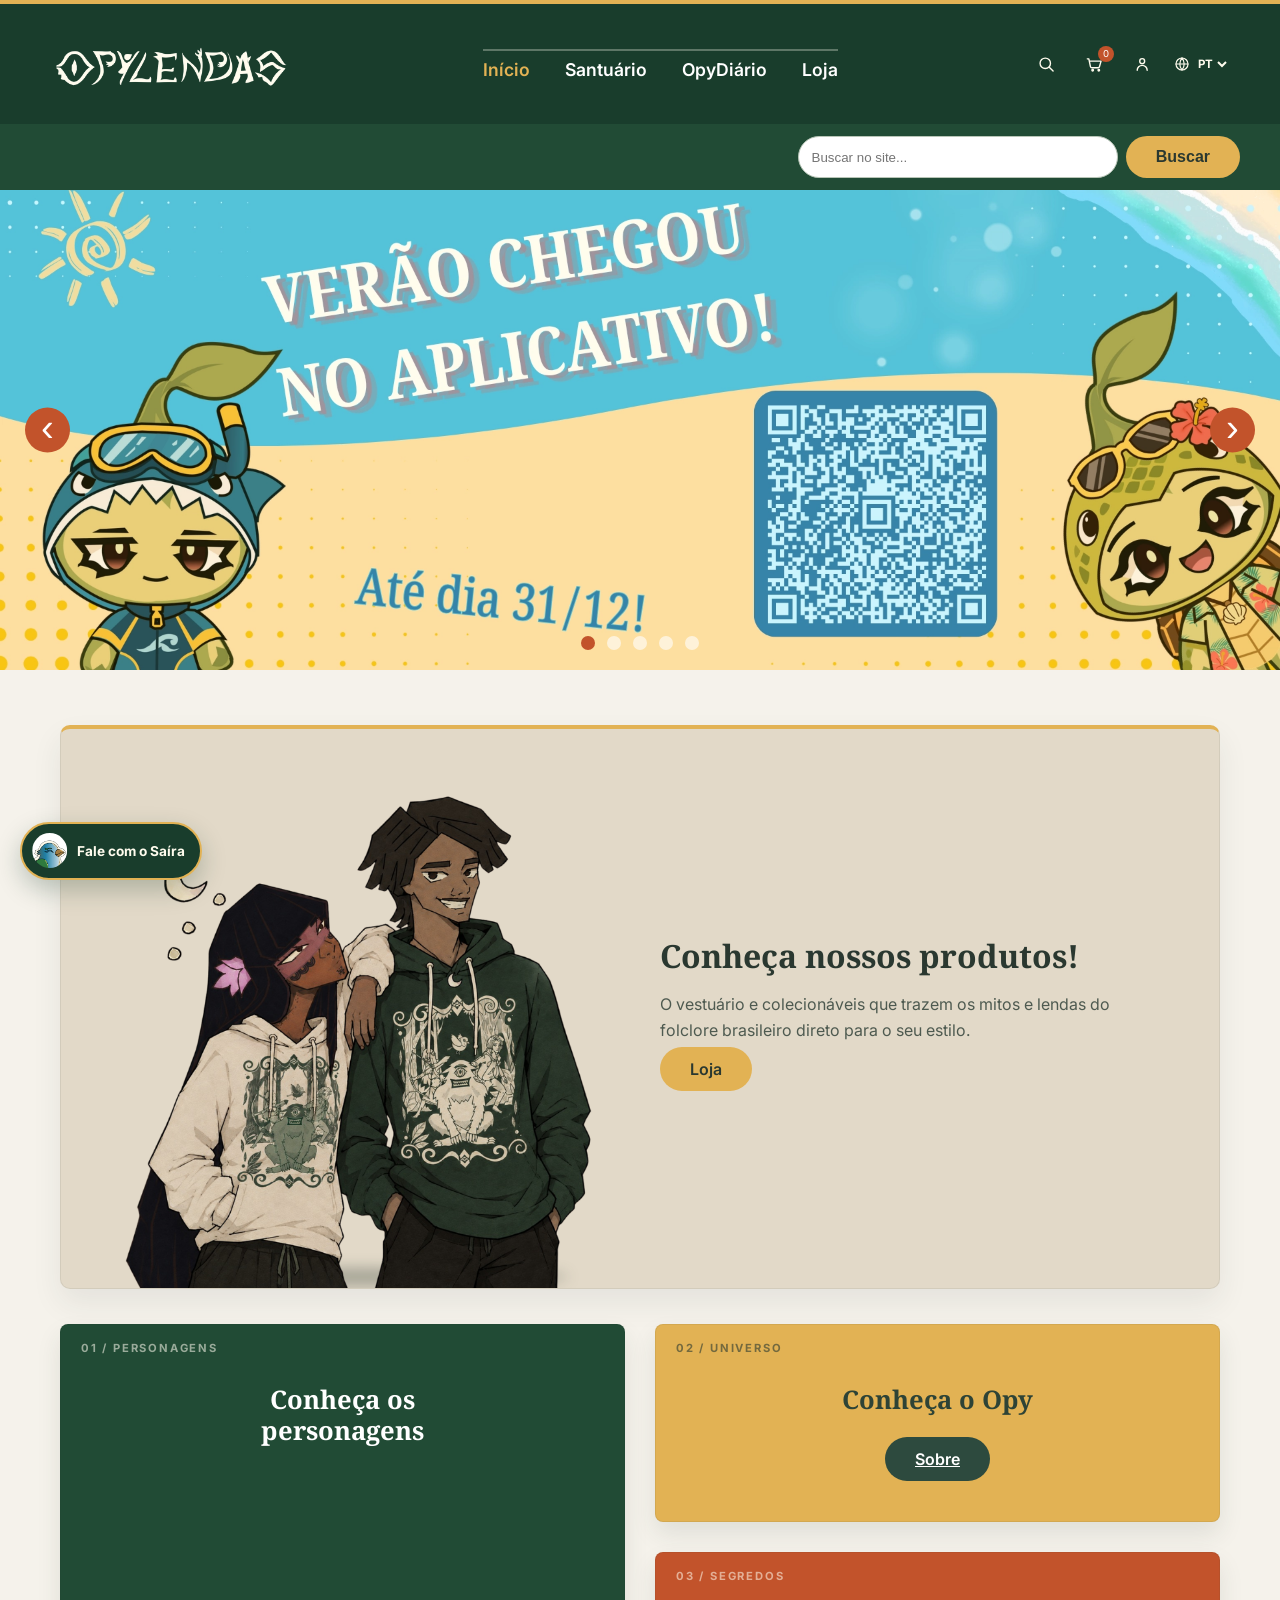
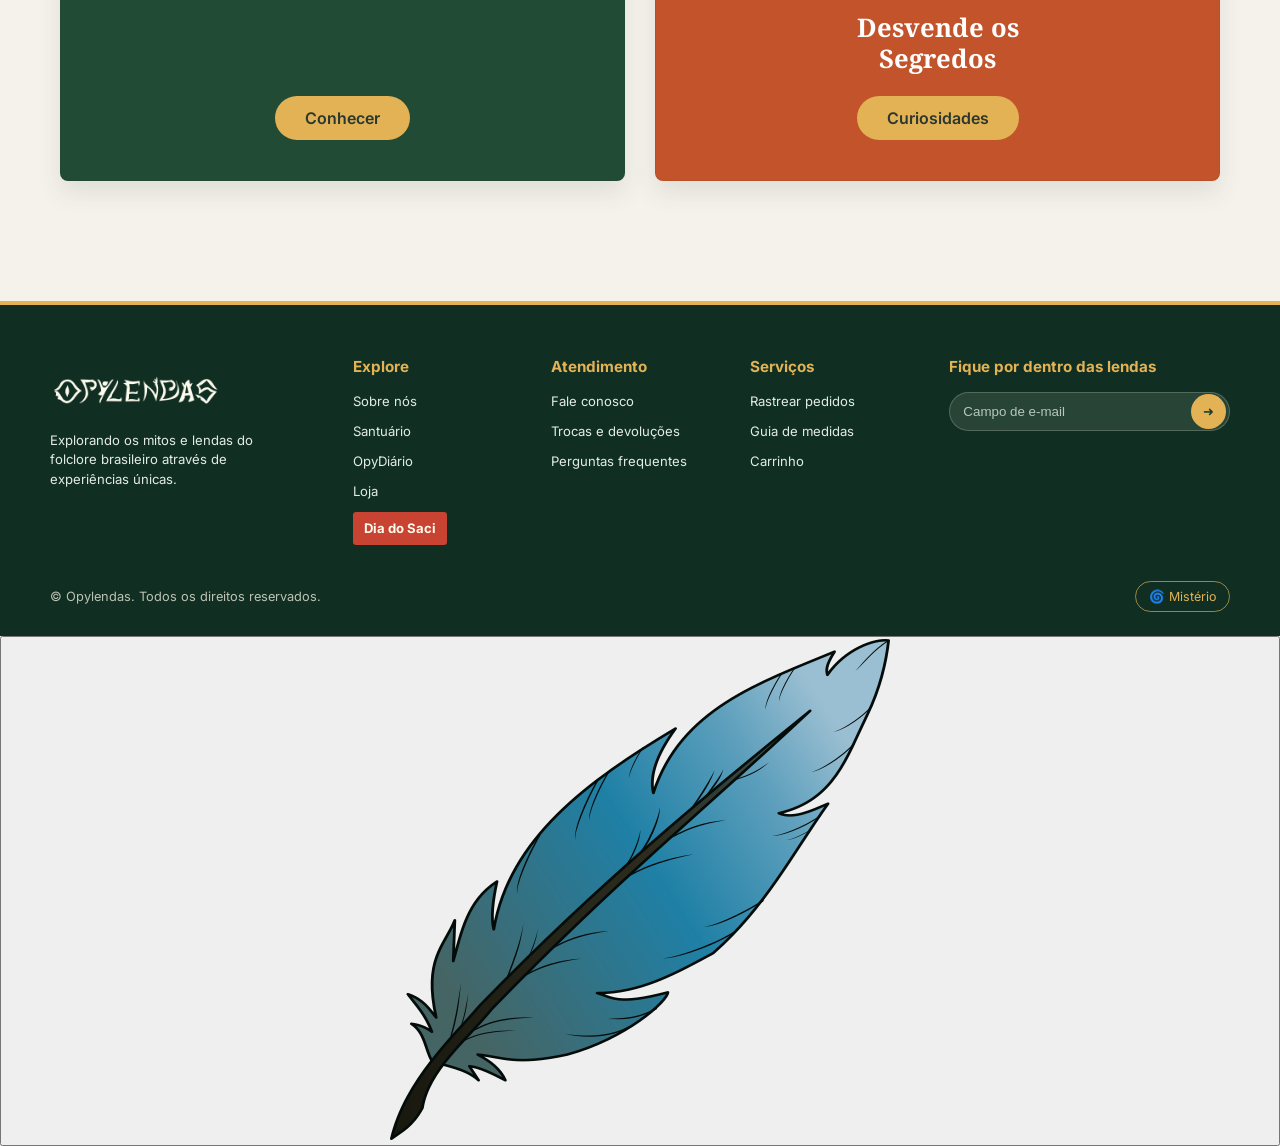
<file: index.html>
<!DOCTYPE html>
<html lang="pt-BR">
<head>
  <meta charset="UTF-8">
  <meta name="viewport" content="width=device-width, initial-scale=1.0">
  <title>Opylendas - Início</title>
  <link rel="stylesheet" href="style.css">
  <link href="https://fonts.googleapis.com/css2?family=Inter:wght@400;500;600;700&family=Noto+Serif:wght@700&display=swap" rel="stylesheet">
</head>
<body>

  <a class="skip-link" href="#conteudo-principal">Ir para o conteúdo principal</a>

  <header class="header-site">
    <a href="index.html" class="brand-link" aria-label="Opylendas - Início">
      <img src="assets/Logos/Logo opylendas Claro Novo.png" alt="Opylendas" class="logo-img">
    </a>
    <nav class="nav-links-center">
      <a href="index.html" class="active" aria-current="page" data-i18n="nav.home">Início</a>
      <a href="telas/santuario.html" data-i18n="nav.sanctuary">Santuário</a>
      <a href="telas/diario.html" data-i18n="nav.diary">OpyDiário</a>
      <a href="telas/loja.html" data-i18n="nav.store">Loja</a>
    </nav>
    <div class="header-actions">
      <button type="button" class="header-icon-button" id="site-search-toggle" aria-label="Abrir busca" aria-expanded="false"><svg viewBox="0 0 24 24" aria-hidden="true"><circle cx="10.8" cy="10.8" r="6.8"></circle><path d="m16 16 5 5"></path></svg></button>
      <a href="telas/carrinho.html" class="header-icon-button cart-link" aria-label="Carrinho">
        <svg viewBox="0 0 24 24" aria-hidden="true"><path d="M3 5h2l2.1 10.1a2 2 0 0 0 2 1.6h7.8a2 2 0 0 0 1.9-1.4L21 8H6"></path><circle cx="10" cy="20" r="1"></circle><circle cx="18" cy="20" r="1"></circle></svg><span class="cart-count" aria-label="Itens no carrinho">0</span>
      </a>
      <a href="telas/sobre.html" class="header-icon-button" aria-label="Perfil e sobre nós"><svg viewBox="0 0 24 24" aria-hidden="true"><circle cx="12" cy="8" r="3.2"></circle><path d="M5.5 20a6.5 6.5 0 0 1 13 0"></path></svg></a>
      <label class="language-picker" for="language-select">
        <svg class="language-icon" viewBox="0 0 24 24" aria-hidden="true"><circle cx="12" cy="12" r="9"></circle><path d="M3 12h18M12 3a14 14 0 0 1 0 18M12 3a14 14 0 0 0 0 18"></path></svg>
        <select id="language-select" aria-label="Selecionar idioma">
          <option value="pt-BR">PT</option>
          <option value="es">ES</option>
          <option value="en">EN</option>
        </select>
      </label>
    </div>
  </header>
  <form class="site-search" id="site-search-form" role="search" hidden>
    <label for="site-search-input" class="sr-only">Buscar no site</label>
    <input id="site-search-input" type="search" placeholder="Buscar no site..." data-i18n-placeholder="search.placeholder">
    <button type="submit" class="btn-yellow">Buscar</button>
  </form>

  <div class="carrossel-container">
    <div class="carrossel-slides">
            <div class="slide active"><img src="assets/Carrossel/verao.webp" alt="Coleção de verão"></div>
            <div class="slide"><img src="assets/Carrossel/natal.webp" alt="Coleção de Natal"></div>
            <div class="slide"><img src="assets/Carrossel/boxnaia.webp" alt="Box Naiá"></div>
            <div class="slide"><img src="assets/Carrossel/boxcuca.webp" alt="Box Cuca"></div>
            <div class="slide"><img src="assets/Carrossel/boxcafe.webp" alt="Box Café"></div>
    </div>
    <button class="carrossel-btn btn-prev" onclick="mudarSlide(-1)">
      <span aria-hidden="true">&#8249;</span><span class="sr-only">Anterior</span>
    </button>
    <button class="carrossel-btn btn-next" onclick="mudarSlide(1)">
      <span aria-hidden="true">&#8250;</span><span class="sr-only">Próximo</span>
    </button>
    <div class="carrossel-indicadores">
      <span class="dot active" onclick="irParaSlide(0)"></span>
      <span class="dot" onclick="irParaSlide(1)"></span>
      <span class="dot" onclick="irParaSlide(2)"></span>
                  <span class="dot" onclick="irParaSlide(3)"></span>
                  <span class="dot" onclick="irParaSlide(4)"></span>
    </div>
  </div>

  <main id="conteudo-principal" class="main-container home-page">
    <div class="banner-produtos-home">
      <div class="banner-produtos-img">
        <img src="assets/Personagens/Jaciel e Naiá Moletom.png" alt="Jaciel e Naiá usando moletom OpyLendas">
      </div>
      <div class="banner-produtos-texto">
        <h2 data-i18n="hero.title">Conheça nossos produtos!</h2>
        <p data-i18n="hero.description">O vestuário e colecionáveis que trazem os mitos e lendas do folclore brasileiro direto para o seu estilo.</p>
        <a href="telas/loja.html" class="btn-yellow" data-i18n="hero.cta">Loja</a>
      </div>
    </div>

    <div class="menu-cards-container">
      <div class="menu-grid-top">
        <div class="card-box card-green-large">
          <h2 data-i18n="cards.characters">Conheça os personagens</h2>
          <a href="telas/personagens.html" class="btn-yellow" data-i18n="cards.explore">Conhecer</a>
        </div>
        <div class="right-column">
          <div class="card-box card-yellow">
            <h2 data-i18n="cards.opy">Conheça o Opy</h2>
            <a href="telas/sobre.html" class="btn-green" data-i18n="cards.about">Sobre</a>
          </div>
          <div class="card-box card-orange">
            <h2 data-i18n="cards.secrets">Desvende os Segredos</h2>
            <a href="telas/curiosidades.html" class="btn-yellow" data-i18n="cards.curiosities">Curiosidades</a>
          </div>
        </div>
      </div>
    </div>
  </main>

  <footer class="footer-site">
    <div class="footer-content">
      <div class="footer-columns">
        <section class="footer-brand">
          <img src="assets/Logos/Logo opylendas Claro Novo.png" alt="Opylendas">
          <p data-i18n="footer.description">Explorando os mitos e lendas do folclore brasileiro através de experiências únicas.</p>
        </section>
        <section>
          <h2 data-i18n="footer.explore">Explore</h2>
          <a href="telas/sobre.html" data-i18n="footer.about">Sobre nós</a>
          <a href="telas/santuario.html" data-i18n="nav.sanctuary">Santuário</a>
          <a href="telas/diario.html" data-i18n="nav.diary">OpyDiário</a>
          <a href="telas/loja.html" data-i18n="nav.store">Loja</a>
          <a href="telas/dia-do-saci.html" class="dia-saci-link">Dia do Saci</a>
        </section>
        <section>
          <h2 data-i18n="footer.support">Atendimento</h2>
          <a href="telas/contato.html" data-i18n="footer.contact">Fale conosco</a>
          <a href="telas/trocas-devolucoes.html" data-i18n="footer.returns">Trocas e devoluções</a>
          <a href="telas/contato.html" data-i18n="footer.faq">Perguntas frequentes</a>
        </section>
        <section>
          <h2 data-i18n="footer.services">Serviços</h2>
          <a href="telas/rastrear-pedidos.html" data-i18n="footer.track">Rastrear pedidos</a>
          <a href="telas/guia-medidas.html" data-i18n="footer.size">Guia de medidas</a>
          <a href="telas/carrinho.html" data-i18n="footer.cart">Carrinho</a>
        </section>
        <section class="footer-newsletter">
          <h2 data-i18n="footer.newsletter">Fique por dentro das lendas</h2>
          <form id="newsletter-form">
            <label for="newsletter-email" class="sr-only">Seu e-mail</label>
            <input id="newsletter-email" type="email" placeholder="Campo de e-mail" data-i18n-placeholder="footer.email" required>
            <button type="submit" aria-label="Assinar newsletter">➜</button>
          </form>
          <p id="newsletter-feedback" class="newsletter-feedback" aria-live="polite"></p>
        </section>
      </div>
      <div class="footer-bottom">
        <span data-i18n="footer.copyright">© Opylendas. Todos os direitos reservados.</span>
        <div class="misterio-wrap">
          <button type="button" class="misterio" onclick="ativarSaci()">🌀 Mistério</button>
          <div id="misterio-conquista" class="misterio-conquista hidden" aria-live="polite">
            <div class="misterio-popup-card">
              <button type="button" class="misterio-fechar" aria-label="Fechar mistério" onclick="ativarSaci()">×</button>
              <span class="misterio-rotulo">Segredo revelado</span>
              <img id="misterio-mapinguari" src="assets/Chibis/MapinguariKonami Code.png" alt="Mapinguari secreto" />
              <p class="misterio-dica">Dica: ↑ ↑ ↓ ↓ ← → ← → B A</p>
              <span id="misterio-cupom" class="misterio-cupom hidden">Cupom: MAPINGUARI15</span>
            </div>
          </div>
        </div>
      </div>
    </div>
  </footer>

  <button
    type="button"
    id="opy-chat-toggle"
    class="opy-chat-toggle"
    aria-controls="opy-chat-panel"
    aria-expanded="false">
    <img src="assets/Chibis/sairatwink.jpg" alt="" aria-hidden="true">
    <span>Fale com o Saíra</span>
  </button>

  <aside id="opy-chat-panel" class="opy-chat-panel hidden" aria-label="Assistente OpyLendas">
    <div class="opy-chat-header">
      <div>
        <span class="opy-chat-eyebrow">Assistente OpyLendas</span>
        <h2>Converse com o Saíra</h2>
      </div>
      <button type="button" id="opy-chat-close" class="opy-chat-close" aria-label="Fechar chat">×</button>
    </div>
    <div id="opy-chat-status" class="opy-chat-status" data-state="idle" role="status">
      Ative a IA para conversar neste navegador.
    </div>
    <div id="opy-chat-messages" class="opy-chat-messages" aria-live="polite"></div>
    <div class="opy-chat-actions">
      <button type="button" id="opy-chat-load" class="btn-yellow">Ativar assistente</button>
      <button type="button" id="opy-chat-clear" class="opy-chat-clear">Limpar conversa</button>
    </div>
    <form id="opy-chat-form" class="opy-chat-form">
      <label class="sr-only" for="opy-chat-input">Mensagem para o Saíra</label>
      <textarea id="opy-chat-input" rows="2" placeholder="Escreva sua mensagem..." disabled></textarea>
      <button type="submit" id="opy-chat-send" class="btn-green" disabled>Enviar</button>
    </form>
  </aside>

  <script src="script.js"></script>
  <script type="module" src="chat.js"></script>
</body>
</html>
</file>
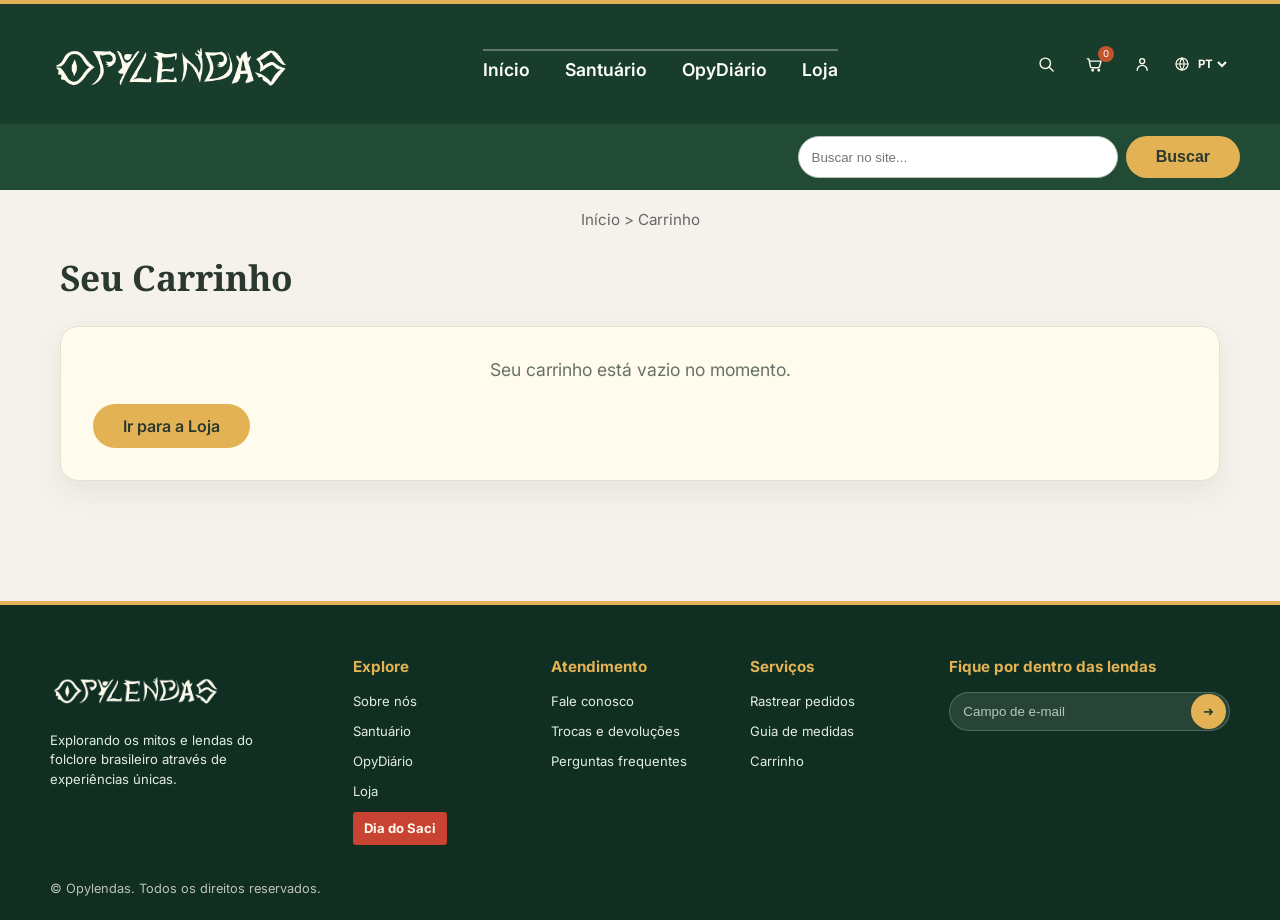
<file: telas/carrinho.html>
<!DOCTYPE html>
<html lang="pt-BR">
<head>
  <meta charset="UTF-8">
  <meta name="viewport" content="width=device-width, initial-scale=1.0">
  <title>Opylendas - Carrinho</title>
  <link rel="stylesheet" href="../style.css">
  <link href="https://fonts.googleapis.com/css2?family=Inter:wght@400;500;600;700&family=Noto+Serif:wght@700&display=swap" rel="stylesheet">
</head>
<body>
  <a class="skip-link" href="#conteudo-principal">Ir para o conteúdo principal</a>
  <header class="header-site">
    <a href="../index.html" class="brand-link" aria-label="Opylendas - Início">
      <img src="../assets/Logos/Logo opylendas Claro Novo.png" alt="Opylendas" class="logo-img">
    </a>
    <nav class="nav-links-center">
      <a href="../index.html" data-i18n="nav.home">Início</a>
      <a href="santuario.html" data-i18n="nav.sanctuary">Santuário</a>
      <a href="diario.html" data-i18n="nav.diary">OpyDiário</a>
      <a href="loja.html" data-i18n="nav.store">Loja</a>
    </nav>
    <div class="header-actions">
      <button type="button" class="header-icon-button" id="site-search-toggle" aria-label="Abrir busca" aria-expanded="false"><svg viewBox="0 0 24 24" aria-hidden="true"><circle cx="10.8" cy="10.8" r="6.8"></circle><path d="m16 16 5 5"></path></svg></button>
      <a href="carrinho.html" class="header-icon-button cart-link" aria-label="Carrinho"><svg viewBox="0 0 24 24" aria-hidden="true"><path d="M3 5h2l2.1 10.1a2 2 0 0 0 2 1.6h7.8a2 2 0 0 0 1.9-1.4L21 8H6"></path><circle cx="10" cy="20" r="1"></circle><circle cx="18" cy="20" r="1"></circle></svg><span class="cart-count" aria-label="Itens no carrinho">0</span></a>
      <a href="sobre.html" class="header-icon-button" aria-label="Perfil e sobre nós"><svg viewBox="0 0 24 24" aria-hidden="true"><circle cx="12" cy="8" r="3.2"></circle><path d="M5.5 20a6.5 6.5 0 0 1 13 0"></path></svg></a>
      <label class="language-picker" for="language-select"><svg class="language-icon" viewBox="0 0 24 24" aria-hidden="true"><circle cx="12" cy="12" r="9"></circle><path d="M3 12h18M12 3a14 14 0 0 1 0 18M12 3a14 14 0 0 0 0 18"></path></svg><select id="language-select" aria-label="Selecionar idioma"><option value="pt-BR">PT</option><option value="es">ES</option><option value="en">EN</option></select></label>
    </div>
  </header>
  <form class="site-search" id="site-search-form" role="search" hidden>
    <label for="site-search-input" class="sr-only">Buscar no site</label>
    <input id="site-search-input" type="search" placeholder="Buscar no site..." data-i18n-placeholder="search.placeholder">
    <button type="submit" class="btn-yellow">Buscar</button>
  </form>
<main id="conteudo-principal" class="main-container">
    <div class="breadcrumb"><a href="../index.html">Início</a> > Carrinho</div>
    <h1 class="page-title">Seu Carrinho</h1>
    
    <div id="conteudo-carrinho" class="carrinho-container">
      <p class="carrinho-vazio">Carregando carrinho...</p>
    </div>
  </main>
  <footer class="footer-site">
    <div class="footer-content">
      <div class="footer-columns">
        <section class="footer-brand"><img src="../assets/Logos/Logo opylendas Claro Novo.png" alt="Opylendas"><p data-i18n="footer.description">Explorando os mitos e lendas do folclore brasileiro através de experiências únicas.</p></section>
        <section><h2 data-i18n="footer.explore">Explore</h2><a href="sobre.html" data-i18n="footer.about">Sobre nós</a><a href="santuario.html" data-i18n="nav.sanctuary">Santuário</a><a href="diario.html" data-i18n="nav.diary">OpyDiário</a><a href="loja.html" data-i18n="nav.store">Loja</a><a href="dia-do-saci.html" class="dia-saci-link">Dia do Saci</a></section>
        <section><h2 data-i18n="footer.support">Atendimento</h2><a href="contato.html" data-i18n="footer.contact">Fale conosco</a><a href="trocas-devolucoes.html" data-i18n="footer.returns">Trocas e devoluções</a><a href="contato.html" data-i18n="footer.faq">Perguntas frequentes</a></section>
        <section><h2 data-i18n="footer.services">Serviços</h2><a href="rastrear-pedidos.html" data-i18n="footer.track">Rastrear pedidos</a><a href="guia-medidas.html" data-i18n="footer.size">Guia de medidas</a><a href="carrinho.html" data-i18n="footer.cart">Carrinho</a></section>
        <section class="footer-newsletter"><h2 data-i18n="footer.newsletter">Fique por dentro das lendas</h2><form id="newsletter-form"><label for="newsletter-email" class="sr-only">Seu e-mail</label><input id="newsletter-email" type="email" placeholder="Campo de e-mail" data-i18n-placeholder="footer.email" required><button type="submit" aria-label="Assinar newsletter">➜</button></form><p id="newsletter-feedback" class="newsletter-feedback" aria-live="polite"></p></section>
      </div>
      <div class="footer-bottom"><span data-i18n="footer.copyright">© Opylendas. Todos os direitos reservados.</span></div>
    </div>
  </footer>
<script src="../script.js"></script>
</body>
</html>
</file>
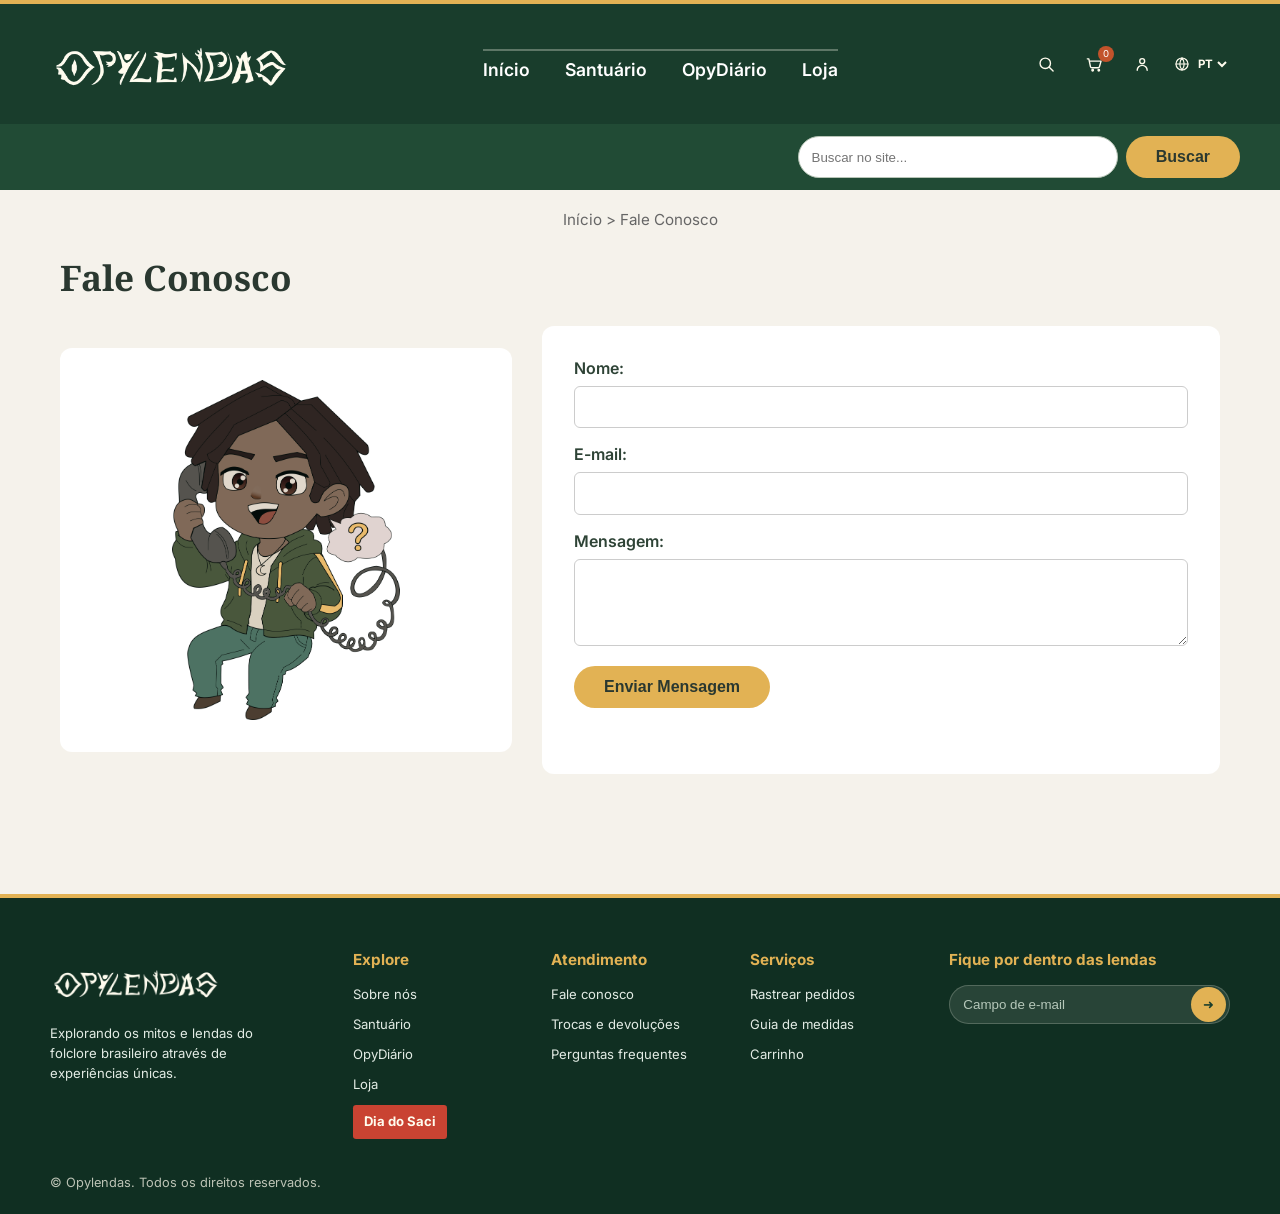
<file: telas/contato.html>
<!DOCTYPE html>
<html lang="pt-BR">
<head>
  <meta charset="UTF-8">
  <meta name="viewport" content="width=device-width, initial-scale=1.0">
  <title>Opylendas - Contato</title>
  <link rel="stylesheet" href="../style.css">
  <link href="https://fonts.googleapis.com/css2?family=Inter:wght@400;500;600;700&family=Noto+Serif:wght@700&display=swap" rel="stylesheet">
</head>
<body>

  <a class="skip-link" href="#conteudo-principal">Ir para o conteúdo principal</a>
  <a class="skip-link" href="#conteudo-principal">Ir para o conteúdo principal</a>
  <header class="header-site">
    <a href="../index.html" class="brand-link" aria-label="Opylendas - Início">
      <img src="../assets/Logos/Logo opylendas Claro Novo.png" alt="Opylendas" class="logo-img">
    </a>
    <nav class="nav-links-center">
      <a href="../index.html" data-i18n="nav.home">Início</a>
      <a href="santuario.html" data-i18n="nav.sanctuary">Santuário</a>
      <a href="diario.html" data-i18n="nav.diary">OpyDiário</a>
      <a href="loja.html" data-i18n="nav.store">Loja</a>
    </nav>
    <div class="header-actions">
      <button type="button" class="header-icon-button" id="site-search-toggle" aria-label="Abrir busca" aria-expanded="false"><svg viewBox="0 0 24 24" aria-hidden="true"><circle cx="10.8" cy="10.8" r="6.8"></circle><path d="m16 16 5 5"></path></svg></button>
      <a href="carrinho.html" class="header-icon-button cart-link" aria-label="Carrinho"><svg viewBox="0 0 24 24" aria-hidden="true"><path d="M3 5h2l2.1 10.1a2 2 0 0 0 2 1.6h7.8a2 2 0 0 0 1.9-1.4L21 8H6"></path><circle cx="10" cy="20" r="1"></circle><circle cx="18" cy="20" r="1"></circle></svg><span class="cart-count" aria-label="Itens no carrinho">0</span></a>
      <a href="sobre.html" class="header-icon-button" aria-label="Perfil e sobre nós"><svg viewBox="0 0 24 24" aria-hidden="true"><circle cx="12" cy="8" r="3.2"></circle><path d="M5.5 20a6.5 6.5 0 0 1 13 0"></path></svg></a>
      <label class="language-picker" for="language-select"><svg class="language-icon" viewBox="0 0 24 24" aria-hidden="true"><circle cx="12" cy="12" r="9"></circle><path d="M3 12h18M12 3a14 14 0 0 1 0 18M12 3a14 14 0 0 0 0 18"></path></svg><select id="language-select" aria-label="Selecionar idioma"><option value="pt-BR">PT</option><option value="es">ES</option><option value="en">EN</option></select></label>
    </div>
  </header>
  <form class="site-search" id="site-search-form" role="search" hidden>
    <label for="site-search-input" class="sr-only">Buscar no site</label>
    <input id="site-search-input" type="search" placeholder="Buscar no site..." data-i18n-placeholder="search.placeholder">
    <button type="submit" class="btn-yellow">Buscar</button>
  </form>
<main id="conteudo-principal" class="main-container">
    <div class="breadcrumb"><a href="../index.html">Início</a> > Fale Conosco</div>
    <h1 class="page-title">Fale Conosco</h1>
    
    <div class="contact-layout">
      <div class="contact-chibi">
        <img src="../assets/Chibis/faleconosco.png" alt="Personagem OpyLendas para falar conosco">
      </div>
      <div class="contact-form-box">
      <form id="form-contato">
        <div style="margin-bottom: 1rem;">
          <label for="contato-nome" style="display:block; margin-bottom: 0.5rem; font-weight: 600;">Nome:</label>
          <input id="contato-nome" name="nome" type="text" autocomplete="name" required style="width: 100%; padding: 0.8rem; border: 1px solid #ccc; border-radius: 6px;">
        </div>
        <div style="margin-bottom: 1rem;">
          <label for="contato-email" style="display:block; margin-bottom: 0.5rem; font-weight: 600;">E-mail:</label>
          <input id="contato-email" name="email" type="email" autocomplete="email" required style="width: 100%; padding: 0.8rem; border: 1px solid #ccc; border-radius: 6px;">
        </div>
        <div style="margin-bottom: 1rem;">
          <label for="contato-mensagem" style="display:block; margin-bottom: 0.5rem; font-weight: 600;">Mensagem:</label>
          <textarea id="contato-mensagem" name="mensagem" rows="4" required style="width: 100%; padding: 0.8rem; border: 1px solid #ccc; border-radius: 6px;"></textarea>
        </div>
        <button type="submit" class="btn-yellow" style="border:none; cursor:pointer;">Enviar Mensagem</button>
        <p id="contato-feedback" class="form-feedback" aria-live="polite"></p>
      </form>
      </div>
    </div>
  </main>
  <footer class="footer-site">
    <div class="footer-content">
      <div class="footer-columns">
        <section class="footer-brand"><img src="../assets/Logos/Logo opylendas Claro Novo.png" alt="Opylendas"><p data-i18n="footer.description">Explorando os mitos e lendas do folclore brasileiro através de experiências únicas.</p></section>
        <section><h2 data-i18n="footer.explore">Explore</h2><a href="sobre.html" data-i18n="footer.about">Sobre nós</a><a href="santuario.html" data-i18n="nav.sanctuary">Santuário</a><a href="diario.html" data-i18n="nav.diary">OpyDiário</a><a href="loja.html" data-i18n="nav.store">Loja</a><a href="dia-do-saci.html" class="dia-saci-link">Dia do Saci</a></section>
        <section><h2 data-i18n="footer.support">Atendimento</h2><a href="contato.html" data-i18n="footer.contact">Fale conosco</a><a href="trocas-devolucoes.html" data-i18n="footer.returns">Trocas e devoluções</a><a href="contato.html" data-i18n="footer.faq">Perguntas frequentes</a></section>
        <section><h2 data-i18n="footer.services">Serviços</h2><a href="rastrear-pedidos.html" data-i18n="footer.track">Rastrear pedidos</a><a href="guia-medidas.html" data-i18n="footer.size">Guia de medidas</a><a href="carrinho.html" data-i18n="footer.cart">Carrinho</a></section>
        <section class="footer-newsletter"><h2 data-i18n="footer.newsletter">Fique por dentro das lendas</h2><form id="newsletter-form"><label for="newsletter-email" class="sr-only">Seu e-mail</label><input id="newsletter-email" type="email" placeholder="Campo de e-mail" data-i18n-placeholder="footer.email" required><button type="submit" aria-label="Assinar newsletter">➜</button></form><p id="newsletter-feedback" class="newsletter-feedback" aria-live="polite"></p></section>
      </div>
      <div class="footer-bottom"><span data-i18n="footer.copyright">© Opylendas. Todos os direitos reservados.</span></div>
    </div>
  </footer>
<script src="../script.js"></script>
</body>
</html>
</file>
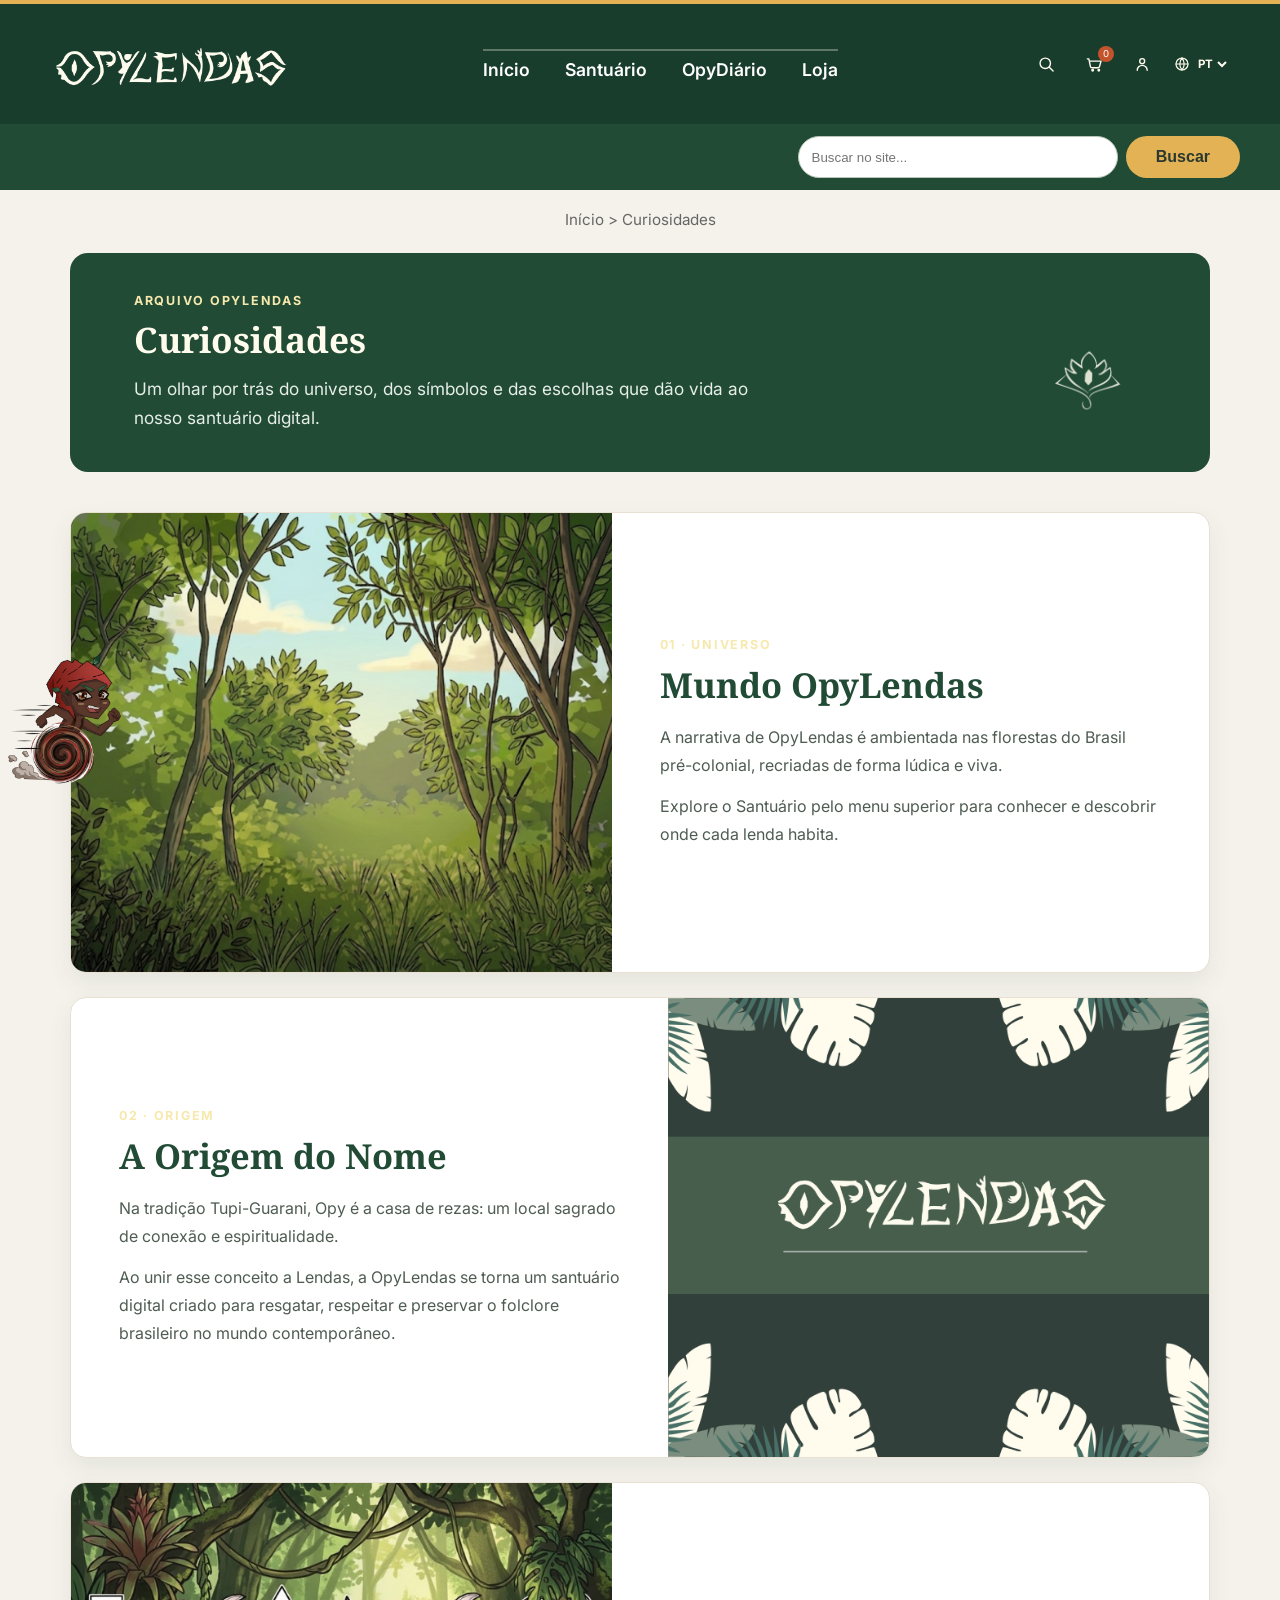
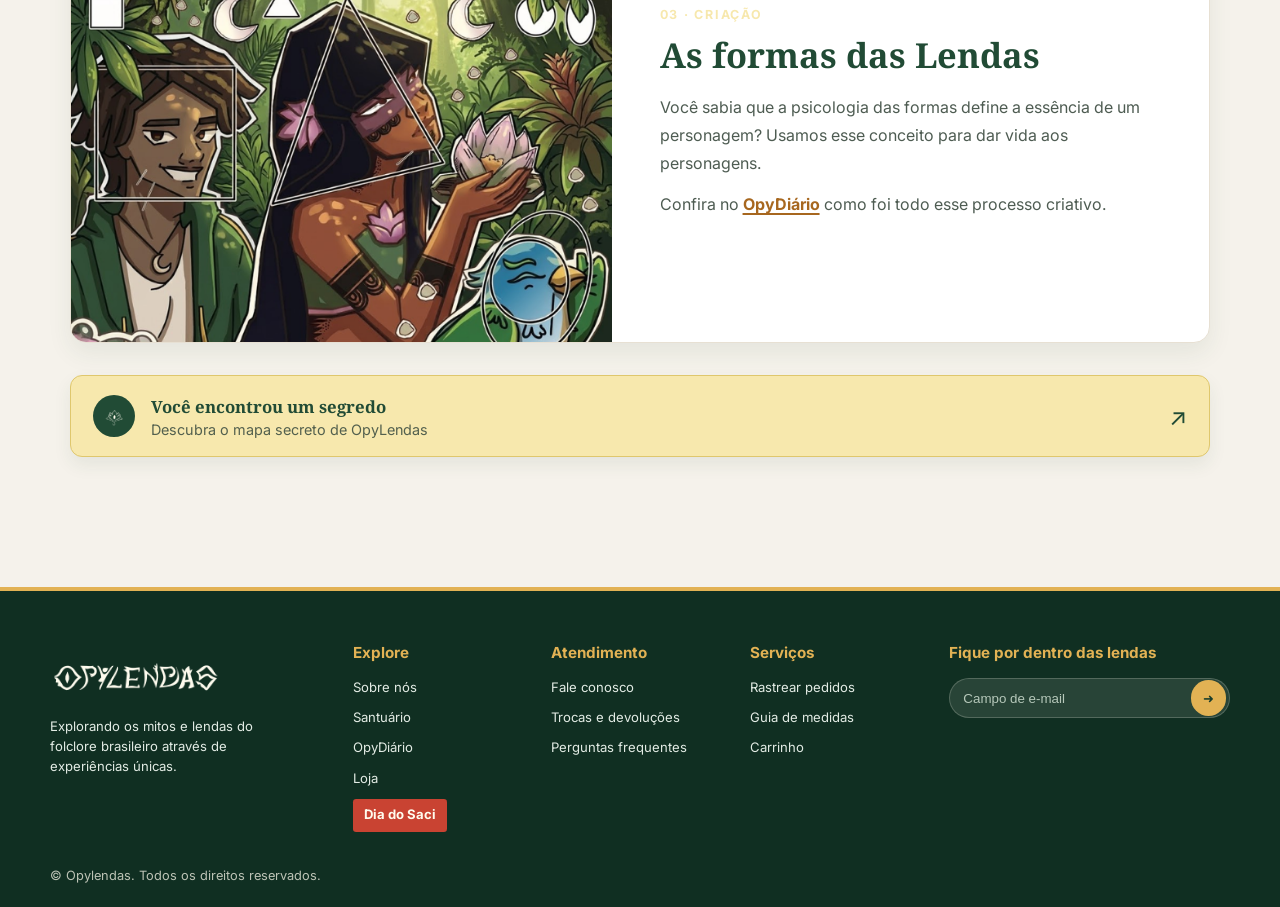
<file: telas/curiosidades.html>
<!DOCTYPE html>
<html lang="pt-BR">
<head>
  <meta charset="UTF-8">
  <meta name="viewport" content="width=device-width, initial-scale=1.0">
  <title>Opylendas - Curiosidades</title>
  <link rel="stylesheet" href="../style.css">
  <link href="https://fonts.googleapis.com/css2?family=Inter:wght@400;500;600;700&family=Noto+Serif:wght@700&display=swap" rel="stylesheet">
</head>
<body>
  <a class="skip-link" href="#conteudo-principal">Ir para o conteúdo principal</a>
  <header class="header-site">
    <a href="../index.html" class="brand-link" aria-label="Opylendas - Início">
      <img src="../assets/Logos/Logo opylendas Claro Novo.png" alt="Opylendas" class="logo-img">
    </a>
    <nav class="nav-links-center">
      <a href="../index.html" data-i18n="nav.home">Início</a>
      <a href="santuario.html" data-i18n="nav.sanctuary">Santuário</a>
      <a href="diario.html" data-i18n="nav.diary">OpyDiário</a>
      <a href="loja.html" data-i18n="nav.store">Loja</a>
    </nav>
    <div class="header-actions">
      <button type="button" class="header-icon-button" id="site-search-toggle" aria-label="Abrir busca" aria-expanded="false"><svg viewBox="0 0 24 24" aria-hidden="true"><circle cx="10.8" cy="10.8" r="6.8"></circle><path d="m16 16 5 5"></path></svg></button>
      <a href="carrinho.html" class="header-icon-button cart-link" aria-label="Carrinho"><svg viewBox="0 0 24 24" aria-hidden="true"><path d="M3 5h2l2.1 10.1a2 2 0 0 0 2 1.6h7.8a2 2 0 0 0 1.9-1.4L21 8H6"></path><circle cx="10" cy="20" r="1"></circle><circle cx="18" cy="20" r="1"></circle></svg><span class="cart-count" aria-label="Itens no carrinho">0</span></a>
      <a href="sobre.html" class="header-icon-button" aria-label="Perfil e sobre nós"><svg viewBox="0 0 24 24" aria-hidden="true"><circle cx="12" cy="8" r="3.2"></circle><path d="M5.5 20a6.5 6.5 0 0 1 13 0"></path></svg></a>
      <label class="language-picker" for="language-select"><svg class="language-icon" viewBox="0 0 24 24" aria-hidden="true"><circle cx="12" cy="12" r="9"></circle><path d="M3 12h18M12 3a14 14 0 0 1 0 18M12 3a14 14 0 0 0 0 18"></path></svg><select id="language-select" aria-label="Selecionar idioma"><option value="pt-BR">PT</option><option value="es">ES</option><option value="en">EN</option></select></label>
    </div>
  </header>
  <form class="site-search" id="site-search-form" role="search" hidden>
    <label for="site-search-input" class="sr-only">Buscar no site</label>
    <input id="site-search-input" type="search" placeholder="Buscar no site..." data-i18n-placeholder="search.placeholder">
    <button type="submit" class="btn-yellow">Buscar</button>
  </form>
<main id="conteudo-principal" class="main-container curiosidades-page">
    <div class="breadcrumb"><a href="../index.html">Início</a> &gt; Curiosidades</div>

    <section class="curiosidades-intro">
      <div>
        <span class="curiosidades-eyebrow">Arquivo OpyLendas</span>
        <h1 class="page-title">Curiosidades</h1>
        <p>Um olhar por trás do universo, dos símbolos e das escolhas que dão vida ao nosso santuário digital.</p>
      </div>
      <img class="curiosidades-intro-mark" src="../assets/Logos/Grafismo Flor Livro Aberto.png" alt="Grafismo de livro aberto">
    </section>

    <div class="curiosidades-lista">
      <article class="curiosidade-card curiosidade-destaque">
        <div class="curiosidade-imagem">
          <img src="../assets/Curiosidades/Floresta Verde - Mundo Opylendas.png" alt="Floresta verde do mundo OpyLendas">
        </div>
        <div class="curiosidade-texto">
          <span class="curiosidade-numero">01 · universo</span>
          <h2>Mundo OpyLendas</h2>
          <p>A narrativa de OpyLendas é ambientada nas florestas do Brasil pré-colonial, recriadas de forma lúdica e viva.</p>
          <p>Explore o Santuário pelo menu superior para conhecer e descobrir onde cada lenda habita.</p>
        </div>
      </article>

      <article class="curiosidade-card curiosidade-invertida">
        <div class="curiosidade-imagem">
          <img src="../assets/Curiosidades/Significado Nome Opylendas.png" alt="Representação do significado do nome OpyLendas">
        </div>
        <div class="curiosidade-texto">
          <span class="curiosidade-numero">02 · origem</span>
          <h2>A Origem do Nome</h2>
          <p>Na tradição Tupi-Guarani, Opy é a casa de rezas: um local sagrado de conexão e espiritualidade.</p>
          <p>Ao unir esse conceito a Lendas, a OpyLendas se torna um santuário digital criado para resgatar, respeitar e preservar o folclore brasileiro no mundo contemporâneo.</p>
        </div>
      </article>

      <article class="curiosidade-card curiosidade-formas">
        <div class="curiosidade-imagem">
          <img src="../assets/Curiosidades/As formas dos Personagens.png" alt="Formas e silhuetas dos personagens OpyLendas">
        </div>
        <div class="curiosidade-texto">
          <span class="curiosidade-numero">03 · criação</span>
          <h2>As formas das Lendas</h2>
          <p>Você sabia que a psicologia das formas define a essência de um personagem? Usamos esse conceito para dar vida aos personagens.</p>
          <p>Confira no <a href="diario.html">OpyDiário</a> como foi todo esse processo criativo.</p>
        </div>
      </article>
    </div>

    <button class="saci-segredo" type="button" onclick="abrirSaciCuriosidades()" aria-label="Descobrir o segredo do Saci">
      <img src="../assets/Chibis/Pop Up Saci Correndo.png" alt="Saci correndo">
    </button>

    <div id="saci-conquista" class="misterio-conquista hidden" role="dialog" aria-modal="true" aria-labelledby="saci-titulo" onclick="fecharSaciCuriosidades(event)">
      <div class="misterio-popup-card saci-popup-card">
        <button type="button" class="misterio-fechar" aria-label="Fechar recompensa do Saci" onclick="fecharSaciCuriosidades()">×</button>
        <span class="misterio-rotulo">Segredo do Saci</span>
        <h2 id="saci-titulo">Você pegou o danado!</h2>
        <img src="../assets/Chibis/Pop Up Saci Careca e Bravo.png" alt="Saci careca e bravo">
        <p>O Saci ficou bravo, mas deixou um presente para você.</p>
        <span class="misterio-cupom ativo">Cupom: TOUCADOSACI · 10% OFF</span>
      </div>
    </div>

    <a class="segredo-mapa" href="mapa.html" aria-label="Abrir o mapa secreto de OpyLendas">
      <span class="segredo-mapa-icone">
        <img src="../assets/Logos/Grafismo Flor Livro Aberto.png" alt="Livro aberto">
      </span>
      <span>
        <strong>Você encontrou um segredo</strong>
        <small>Descubra o mapa secreto de OpyLendas</small>
      </span>
      <span class="segredo-mapa-seta" aria-hidden="true">↗</span>
    </a>
  </main>
  <footer class="footer-site">
    <div class="footer-content">
      <div class="footer-columns">
        <section class="footer-brand"><img src="../assets/Logos/Logo opylendas Claro Novo.png" alt="Opylendas"><p data-i18n="footer.description">Explorando os mitos e lendas do folclore brasileiro através de experiências únicas.</p></section>
        <section><h2 data-i18n="footer.explore">Explore</h2><a href="sobre.html" data-i18n="footer.about">Sobre nós</a><a href="santuario.html" data-i18n="nav.sanctuary">Santuário</a><a href="diario.html" data-i18n="nav.diary">OpyDiário</a><a href="loja.html" data-i18n="nav.store">Loja</a><a href="dia-do-saci.html" class="dia-saci-link">Dia do Saci</a></section>
        <section><h2 data-i18n="footer.support">Atendimento</h2><a href="contato.html" data-i18n="footer.contact">Fale conosco</a><a href="trocas-devolucoes.html" data-i18n="footer.returns">Trocas e devoluções</a><a href="contato.html" data-i18n="footer.faq">Perguntas frequentes</a></section>
        <section><h2 data-i18n="footer.services">Serviços</h2><a href="rastrear-pedidos.html" data-i18n="footer.track">Rastrear pedidos</a><a href="guia-medidas.html" data-i18n="footer.size">Guia de medidas</a><a href="carrinho.html" data-i18n="footer.cart">Carrinho</a></section>
        <section class="footer-newsletter"><h2 data-i18n="footer.newsletter">Fique por dentro das lendas</h2><form id="newsletter-form"><label for="newsletter-email" class="sr-only">Seu e-mail</label><input id="newsletter-email" type="email" placeholder="Campo de e-mail" data-i18n-placeholder="footer.email" required><button type="submit" aria-label="Assinar newsletter">➜</button></form><p id="newsletter-feedback" class="newsletter-feedback" aria-live="polite"></p></section>
      </div>
      <div class="footer-bottom"><span data-i18n="footer.copyright">© Opylendas. Todos os direitos reservados.</span></div>
    </div>
  </footer>
<script src="../script.js"></script>
</body>
</html>
</file>
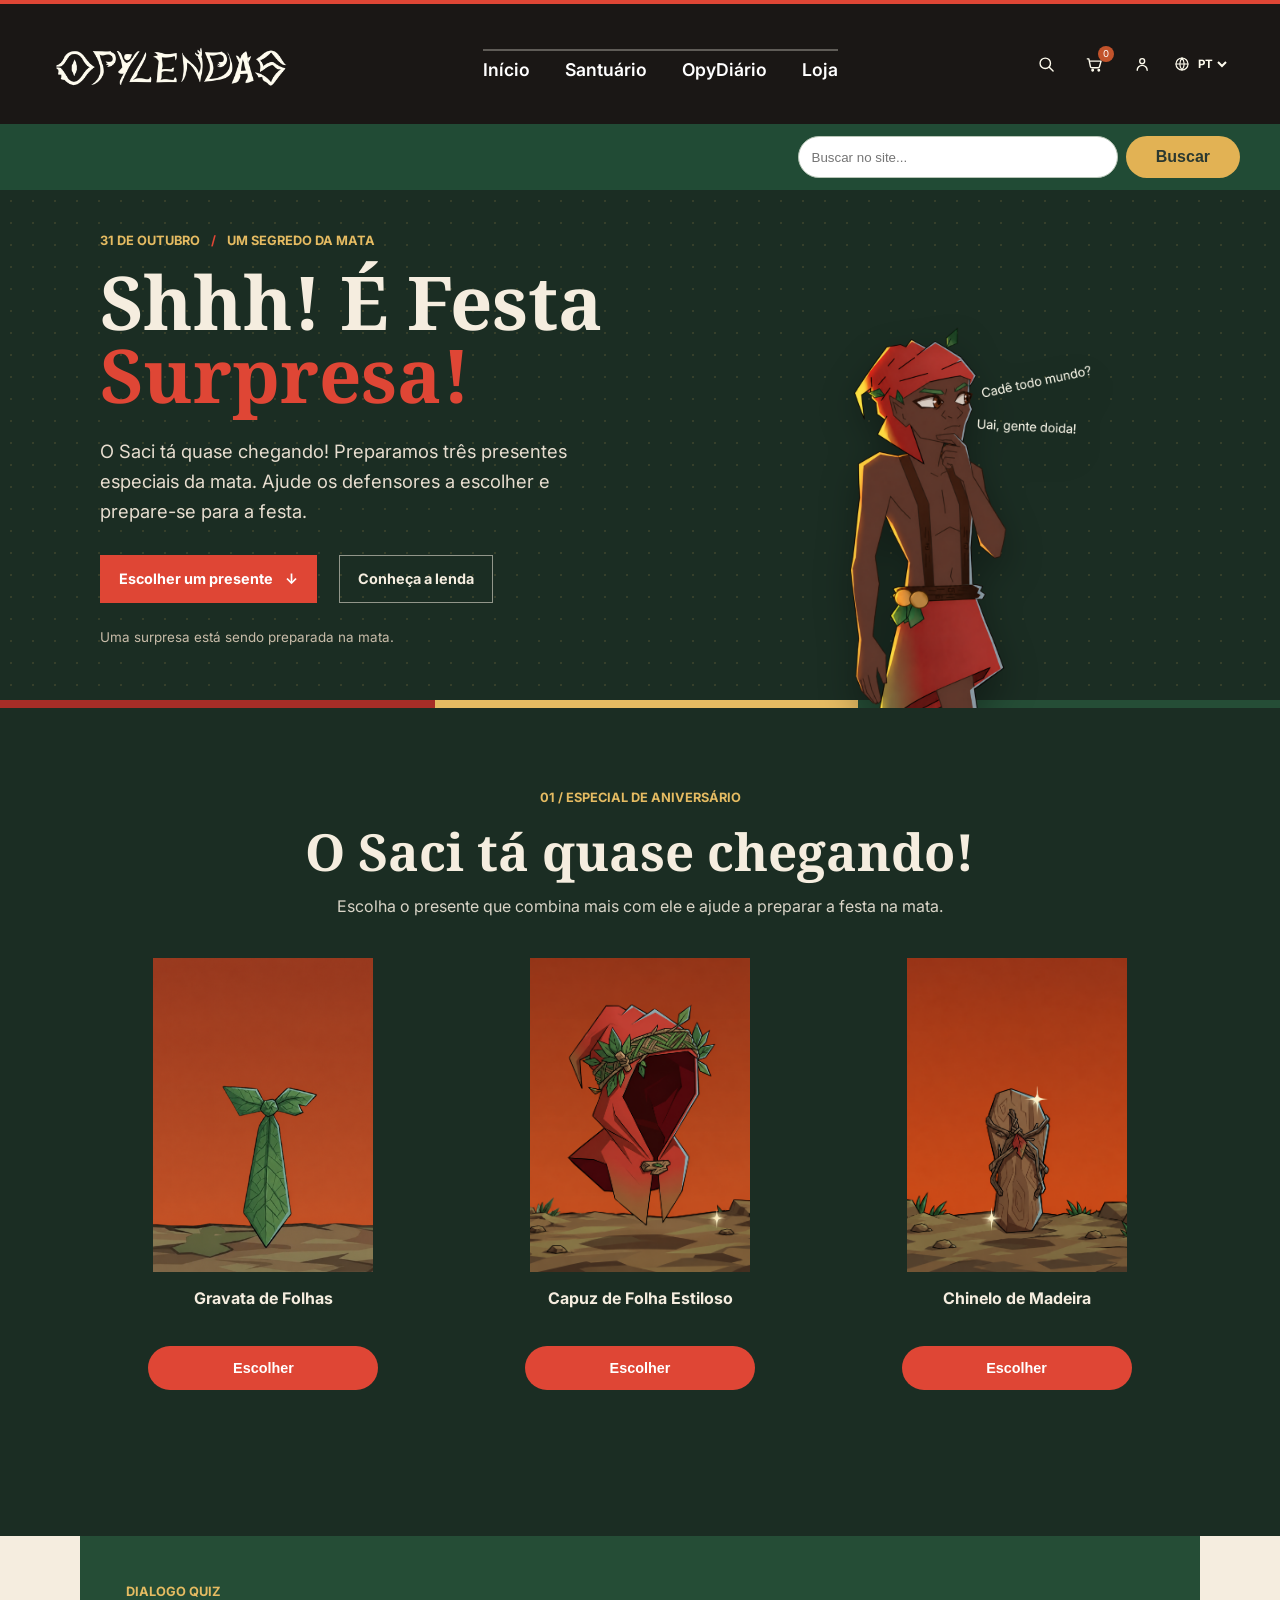
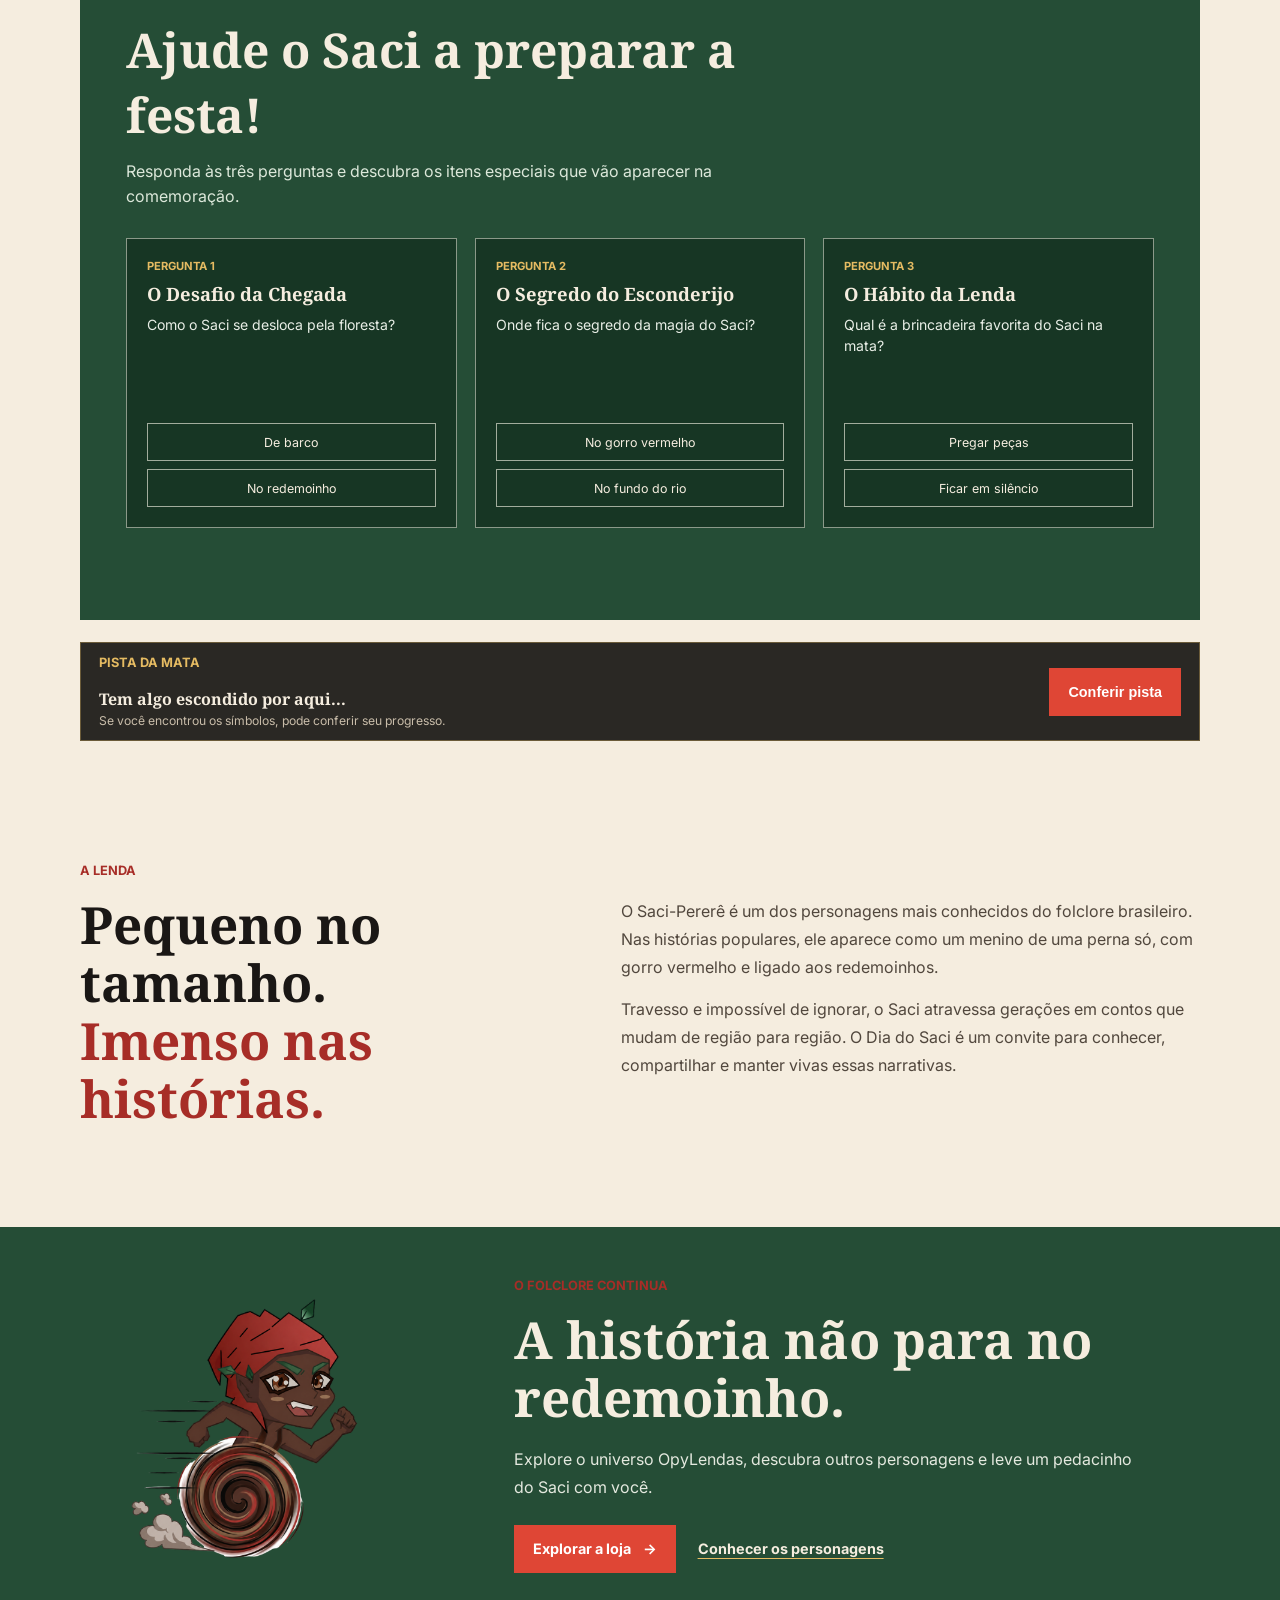
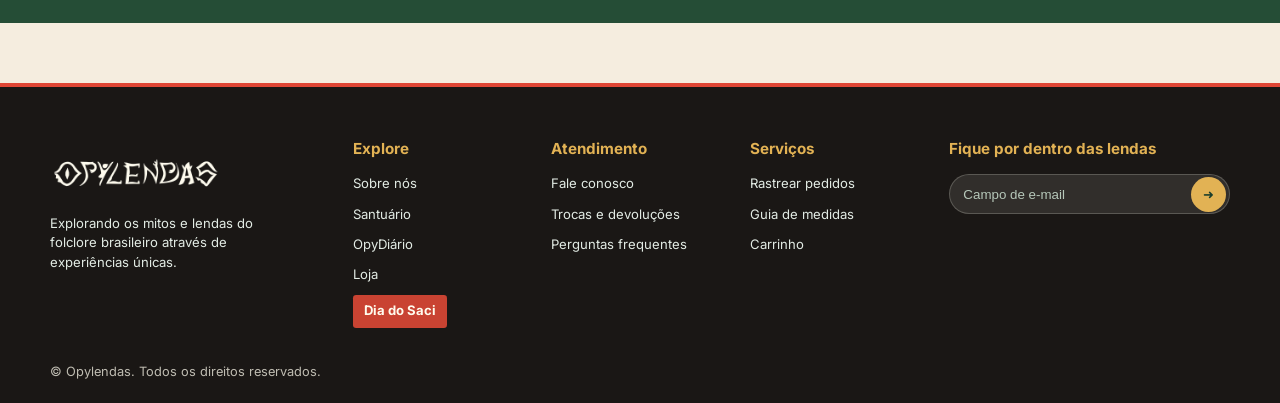
<file: telas/dia-do-saci.html>
<!DOCTYPE html>
<html lang="pt-BR">
<head>
  <meta charset="UTF-8">
  <meta name="viewport" content="width=device-width, initial-scale=1.0">
  <meta name="theme-color" content="#1a1715">
  <title>Dia do Saci | OpyLendas</title>
  <link rel="stylesheet" href="../style.css">
  <link rel="stylesheet" href="dia-do-saci.css">
  <link href="https://fonts.googleapis.com/css2?family=Inter:wght@400;500;600;700&family=Noto+Serif:wght@700&display=swap" rel="stylesheet">
</head>
<body class="dia-saci-site">
  <a class="skip-link" href="#conteudo-principal">Ir para o conteúdo principal</a>
  <header class="header-site">
    <a href="../index.html" class="brand-link" aria-label="Opylendas - Início">
      <img src="../assets/Logos/Logo opylendas Claro Novo.png" alt="Opylendas" class="logo-img">
    </a>
    <nav class="nav-links-center">
      <a href="../index.html" data-i18n="nav.home">Início</a>
      <a href="santuario.html" data-i18n="nav.sanctuary">Santuário</a>
      <a href="diario.html" data-i18n="nav.diary">OpyDiário</a>
      <a href="loja.html" data-i18n="nav.store">Loja</a>
    </nav>
    <div class="header-actions">
      <button type="button" class="header-icon-button" id="site-search-toggle" aria-label="Abrir busca" aria-expanded="false"><svg viewBox="0 0 24 24" aria-hidden="true"><circle cx="10.8" cy="10.8" r="6.8"></circle><path d="m16 16 5 5"></path></svg></button>
      <a href="carrinho.html" class="header-icon-button cart-link" aria-label="Carrinho"><svg viewBox="0 0 24 24" aria-hidden="true"><path d="M3 5h2l2.1 10.1a2 2 0 0 0 2 1.6h7.8a2 2 0 0 0 1.9-1.4L21 8H6"></path><circle cx="10" cy="20" r="1"></circle><circle cx="18" cy="20" r="1"></circle></svg><span class="cart-count" aria-label="Itens no carrinho">0</span></a>
      <a href="sobre.html" class="header-icon-button" aria-label="Perfil e sobre nós"><svg viewBox="0 0 24 24" aria-hidden="true"><circle cx="12" cy="8" r="3.2"></circle><path d="M5.5 20a6.5 6.5 0 0 1 13 0"></path></svg></a>
      <label class="language-picker" for="language-select"><svg class="language-icon" viewBox="0 0 24 24" aria-hidden="true"><circle cx="12" cy="12" r="9"></circle><path d="M3 12h18M12 3a14 14 0 0 1 0 18M12 3a14 14 0 0 0 0 18"></path></svg><select id="language-select" aria-label="Selecionar idioma"><option value="pt-BR">PT</option><option value="es">ES</option><option value="en">EN</option></select></label>
    </div>
  </header>
  <form class="site-search" id="site-search-form" role="search" hidden>
    <label for="site-search-input" class="sr-only">Buscar no site</label>
    <input id="site-search-input" type="search" placeholder="Buscar no site..." data-i18n-placeholder="search.placeholder">
    <button type="submit" class="btn-yellow">Buscar</button>
  </form>
<main id="conteudo-principal" class="dia-saci-main">
    <section class="saci-hero" aria-labelledby="saci-hero-title">
      <div class="saci-hero-inner">
        <div class="saci-hero-copy">
          <p class="saci-eyebrow">31 de outubro <span aria-hidden="true">/</span> Um segredo da mata</p>
          <h1 id="saci-hero-title">Shhh! É Festa <span>Surpresa!</span></h1>
          <p class="saci-hero-intro">O Saci tá quase chegando! Preparamos três presentes especiais da mata. Ajude os defensores a escolher e prepare-se para a festa.</p>
          <div class="saci-hero-actions">
            <a class="saci-button saci-button-primary" href="#presentes">Escolher um presente <span aria-hidden="true">↓</span></a>
            <a class="saci-button saci-button-outline" href="#a-lenda">Conheça a lenda</a>
          </div>
          <p class="saci-hero-note">Uma surpresa está sendo preparada na mata.</p>
        </div>
        <div class="saci-hero-art">
          <img src="../assets/dia saci/saci_quiz.png" alt="Saci pensativo perguntando onde todos estão">
        </div>
      </div>
      <div class="saci-bottom-rule" aria-hidden="true"></div>
    </section>

    <section class="saci-presentes" id="presentes" aria-labelledby="saci-presentes-title">
      <div class="saci-presentes-heading">
        <p class="saci-eyebrow">01 / Especial de aniversário</p>
        <h2 id="saci-presentes-title">O Saci tá quase chegando!</h2>
        <p>Escolha o presente que combina mais com ele e ajude a preparar a festa na mata.</p>
      </div>
      <div class="saci-presentes-grid">
        <article class="saci-presente" data-choice="Gravata de Folhas">
          <div class="saci-presente-arte"><img src="../assets/dia saci/1 opcao presente.png" alt="Gravata de folhas"></div>
          <h3>Gravata de Folhas</h3>
          <button class="saci-button saci-button-primary saci-escolher" type="button">Escolher</button>
        </article>
        <article class="saci-presente" data-choice="Capuz de Folha Estiloso">
          <div class="saci-presente-arte"><img src="../assets/dia saci/2 opcao presente.png" alt="Capuz de folha estiloso"></div>
          <h3>Capuz de Folha Estiloso</h3>
          <button class="saci-button saci-button-primary saci-escolher" type="button">Escolher</button>
        </article>
        <article class="saci-presente" data-choice="Chinelo de Madeira">
          <div class="saci-presente-arte"><img src="../assets/dia saci/3 opcao presente.png" alt="Chinelo de madeira"></div>
          <h3>Chinelo de Madeira</h3>
          <button class="saci-button saci-button-primary saci-escolher" type="button">Escolher</button>
        </article>
      </div>
      <p id="saci-escolha-status" class="saci-escolha-status" aria-live="polite"></p>
    </section>

    <section class="saci-quiz-festa" aria-labelledby="saci-quiz-title">
      <div class="saci-quiz-festa-copy">
        <p class="saci-eyebrow">Dialogo Quiz</p>
        <h2 id="saci-quiz-title">Ajude o Saci a preparar a festa!</h2>
        <p>Responda às três perguntas e descubra os itens especiais que vão aparecer na comemoração.</p>
      </div>
      <div class="saci-quiz-cards">
        <article class="saci-quiz-card" data-answer="redemoinho">
          <span class="saci-quiz-numero">Pergunta 1</span>
          <h3>O Desafio da Chegada</h3>
          <p>Como o Saci se desloca pela floresta?</p>
          <div class="saci-quiz-opcoes"><button type="button" data-correct="false">De barco</button><button type="button" data-correct="true">No redemoinho</button></div>
          <img src="../assets/dia saci/item 1 bexiga.png" alt="Bexigas de frutas" class="saci-quiz-recompensa">
        </article>
        <article class="saci-quiz-card" data-answer="redemoinho">
          <span class="saci-quiz-numero">Pergunta 2</span>
          <h3>O Segredo do Esconderijo</h3>
          <p>Onde fica o segredo da magia do Saci?</p>
          <div class="saci-quiz-opcoes"><button type="button" data-correct="true">No gorro vermelho</button><button type="button" data-correct="false">No fundo do rio</button></div>
          <img src="../assets/dia saci/item 2 varal.png" alt="Guirlanda de folhas" class="saci-quiz-recompensa">
        </article>
        <article class="saci-quiz-card" data-answer="travessura">
          <span class="saci-quiz-numero">Pergunta 3</span>
          <h3>O Hábito da Lenda</h3>
          <p>Qual é a brincadeira favorita do Saci na mata?</p>
          <div class="saci-quiz-opcoes"><button type="button" data-correct="true">Pregar peças</button><button type="button" data-correct="false">Ficar em silêncio</button></div>
          <img src="../assets/dia saci/item 3 bolo.png" alt="Bolo de aniversário" class="saci-quiz-recompensa">
        </article>
      </div>
      <div class="saci-quiz-feedback" aria-live="polite"></div>
    </section>

    <section class="saci-easter" aria-labelledby="saci-easter-title">
      <div>
        <p class="saci-eyebrow">Pista da mata</p>
        <h2 id="saci-easter-title">Tem algo escondido por aqui...</h2>
        <p>Se você encontrou os símbolos, pode conferir seu progresso.</p>
      </div>
      <button type="button" class="saci-button saci-button-outline" id="saci-abrir-coleta" aria-label="Conferir pistas encontradas">Conferir pista</button>
    </section>

    <dialog class="saci-coleta-dialog" id="saci-coleta-dialog" aria-labelledby="saci-coleta-titulo">
      <button type="button" class="saci-coleta-fechar" id="saci-fechar-coleta" aria-label="Fechar coleta">×</button>
      <p class="saci-eyebrow">Easter egg de coleta</p>
      <h2 id="saci-coleta-titulo">Itens da festa</h2>
      <div class="saci-itens-coleta">
        <div data-item="1"><img src="../assets/Chibis/pop up_item1.png" alt="Item secreto um"><span>Escondido na página inicial</span></div>
        <div data-item="2"><img src="../assets/Chibis/pop up_item2.png" alt="Item secreto dois"><span>Escondido no Santuário</span></div>
        <div data-item="3"><img src="../assets/Chibis/pop up_item3.png" alt="Item secreto três"><span>Escondido no OpyDiário</span></div>
      </div>
      <p class="saci-coleta-status" id="saci-coleta-status" aria-live="polite">0 de 3 itens encontrados</p>
      <div class="saci-brindes hidden" id="saci-brindes"><p>Você encontrou a surpresa!</p><img src="../assets/Chibis/brinde_posicao1.png" alt="Brinde secreto um"><img src="../assets/Chibis/brinde_posicao2.png" alt="Brinde secreto dois"></div>
    </dialog>

    <section class="saci-lenda" id="a-lenda" aria-labelledby="saci-lenda-title">
      <div class="saci-section-heading">
        <p class="saci-eyebrow">A lenda</p>
        <h2 id="saci-lenda-title">Pequeno no tamanho.<br><span>Imenso nas histórias.</span></h2>
      </div>
      <div class="saci-lenda-copy">
        <p>O Saci-Pererê é um dos personagens mais conhecidos do folclore brasileiro. Nas histórias populares, ele aparece como um menino de uma perna só, com gorro vermelho e ligado aos redemoinhos.</p>
        <p>Travesso e impossível de ignorar, o Saci atravessa gerações em contos que mudam de região para região. O Dia do Saci é um convite para conhecer, compartilhar e manter vivas essas narrativas.</p>
      </div>
    </section>

    <section class="saci-celebracao" aria-labelledby="saci-celebracao-title">
      <img src="../assets/Chibis/Pop Up Saci Correndo.png" alt="Saci correndo" class="saci-celebracao-art">
      <div class="saci-celebracao-copy">
        <p class="saci-eyebrow">O folclore continua</p>
        <h2 id="saci-celebracao-title">A história não para no redemoinho.</h2>
        <p>Explore o universo OpyLendas, descubra outros personagens e leve um pedacinho do Saci com você.</p>
        <div class="saci-hero-actions">
          <a class="saci-button saci-button-primary" href="loja.html">Explorar a loja <span aria-hidden="true">→</span></a>
          <a class="saci-text-link" href="personagens.html">Conhecer os personagens</a>
        </div>
      </div>
    </section>
  </main>
  <footer class="footer-site">
    <div class="footer-content">
      <div class="footer-columns">
        <section class="footer-brand"><img src="../assets/Logos/Logo opylendas Claro Novo.png" alt="Opylendas"><p data-i18n="footer.description">Explorando os mitos e lendas do folclore brasileiro através de experiências únicas.</p></section>
        <section><h2 data-i18n="footer.explore">Explore</h2><a href="sobre.html" data-i18n="footer.about">Sobre nós</a><a href="santuario.html" data-i18n="nav.sanctuary">Santuário</a><a href="diario.html" data-i18n="nav.diary">OpyDiário</a><a href="loja.html" data-i18n="nav.store">Loja</a><a href="dia-do-saci.html" class="dia-saci-link">Dia do Saci</a></section>
        <section><h2 data-i18n="footer.support">Atendimento</h2><a href="contato.html" data-i18n="footer.contact">Fale conosco</a><a href="trocas-devolucoes.html" data-i18n="footer.returns">Trocas e devoluções</a><a href="contato.html" data-i18n="footer.faq">Perguntas frequentes</a></section>
        <section><h2 data-i18n="footer.services">Serviços</h2><a href="rastrear-pedidos.html" data-i18n="footer.track">Rastrear pedidos</a><a href="guia-medidas.html" data-i18n="footer.size">Guia de medidas</a><a href="carrinho.html" data-i18n="footer.cart">Carrinho</a></section>
        <section class="footer-newsletter"><h2 data-i18n="footer.newsletter">Fique por dentro das lendas</h2><form id="newsletter-form"><label for="newsletter-email" class="sr-only">Seu e-mail</label><input id="newsletter-email" type="email" placeholder="Campo de e-mail" data-i18n-placeholder="footer.email" required><button type="submit" aria-label="Assinar newsletter">➜</button></form><p id="newsletter-feedback" class="newsletter-feedback" aria-live="polite"></p></section>
      </div>
      <div class="footer-bottom"><span data-i18n="footer.copyright">© Opylendas. Todos os direitos reservados.</span></div>
    </div>
  </footer>
<script>
    document.querySelectorAll('.saci-escolher').forEach(button => {
      button.addEventListener('click', () => {
        const card = button.closest('.saci-presente');
        document.querySelectorAll('.saci-presente').forEach(item => item.classList.toggle('selecionado', item === card));
        document.querySelectorAll('.saci-escolher').forEach(item => {
          item.textContent = item === button ? 'Escolhido' : 'Escolher';
          item.setAttribute('aria-pressed', String(item === button));
        });
        document.getElementById('saci-escolha-status').textContent = `Você escolheu: ${card.dataset.choice}. O segredo continua guardado até o Saci chegar!`;
      });
    });

    document.querySelectorAll('.saci-quiz-card').forEach(card => {
      card.querySelectorAll('button').forEach(button => {
        button.addEventListener('click', () => {
          card.classList.remove('quiz-certo', 'quiz-errado');
          const correto = button.dataset.correct === 'true';
          card.classList.add(correto ? 'quiz-certo' : 'quiz-errado');
          card.querySelectorAll('button').forEach(item => item.disabled = true);
          document.querySelector('.saci-quiz-feedback').textContent = correto ? 'Acertou! O item da festa foi revelado.' : 'Quase! O Saci deixou uma pista para a próxima pergunta.';
          card.querySelector('.saci-quiz-recompensa').classList.add('visivel');
        });
      });
    });

    const coletaDialog = document.getElementById('saci-coleta-dialog');
    function atualizarColeta() {
      const coletaItens = new Set(JSON.parse(localStorage.getItem('opylendas-itens-festa') || '[]'));
      document.querySelectorAll('.saci-itens-coleta [data-item]').forEach(item => {
        const encontrado = coletaItens.has(item.dataset.item);
        item.classList.toggle('coletado', encontrado);
        item.querySelector('span').textContent = encontrado ? 'Encontrado' : item.querySelector('span').textContent;
      });
      document.getElementById('saci-coleta-status').textContent = `${coletaItens.size} de 3 itens encontrados`;
      if (coletaItens.size === 3) document.getElementById('saci-brindes').classList.remove('hidden');
    }

    document.getElementById('saci-abrir-coleta').addEventListener('click', () => {
      atualizarColeta();
      coletaDialog.showModal();
    });
    document.getElementById('saci-fechar-coleta').addEventListener('click', () => coletaDialog.close());
  </script>
  <script src="../script.js"></script>
</body>
</html>
</file>
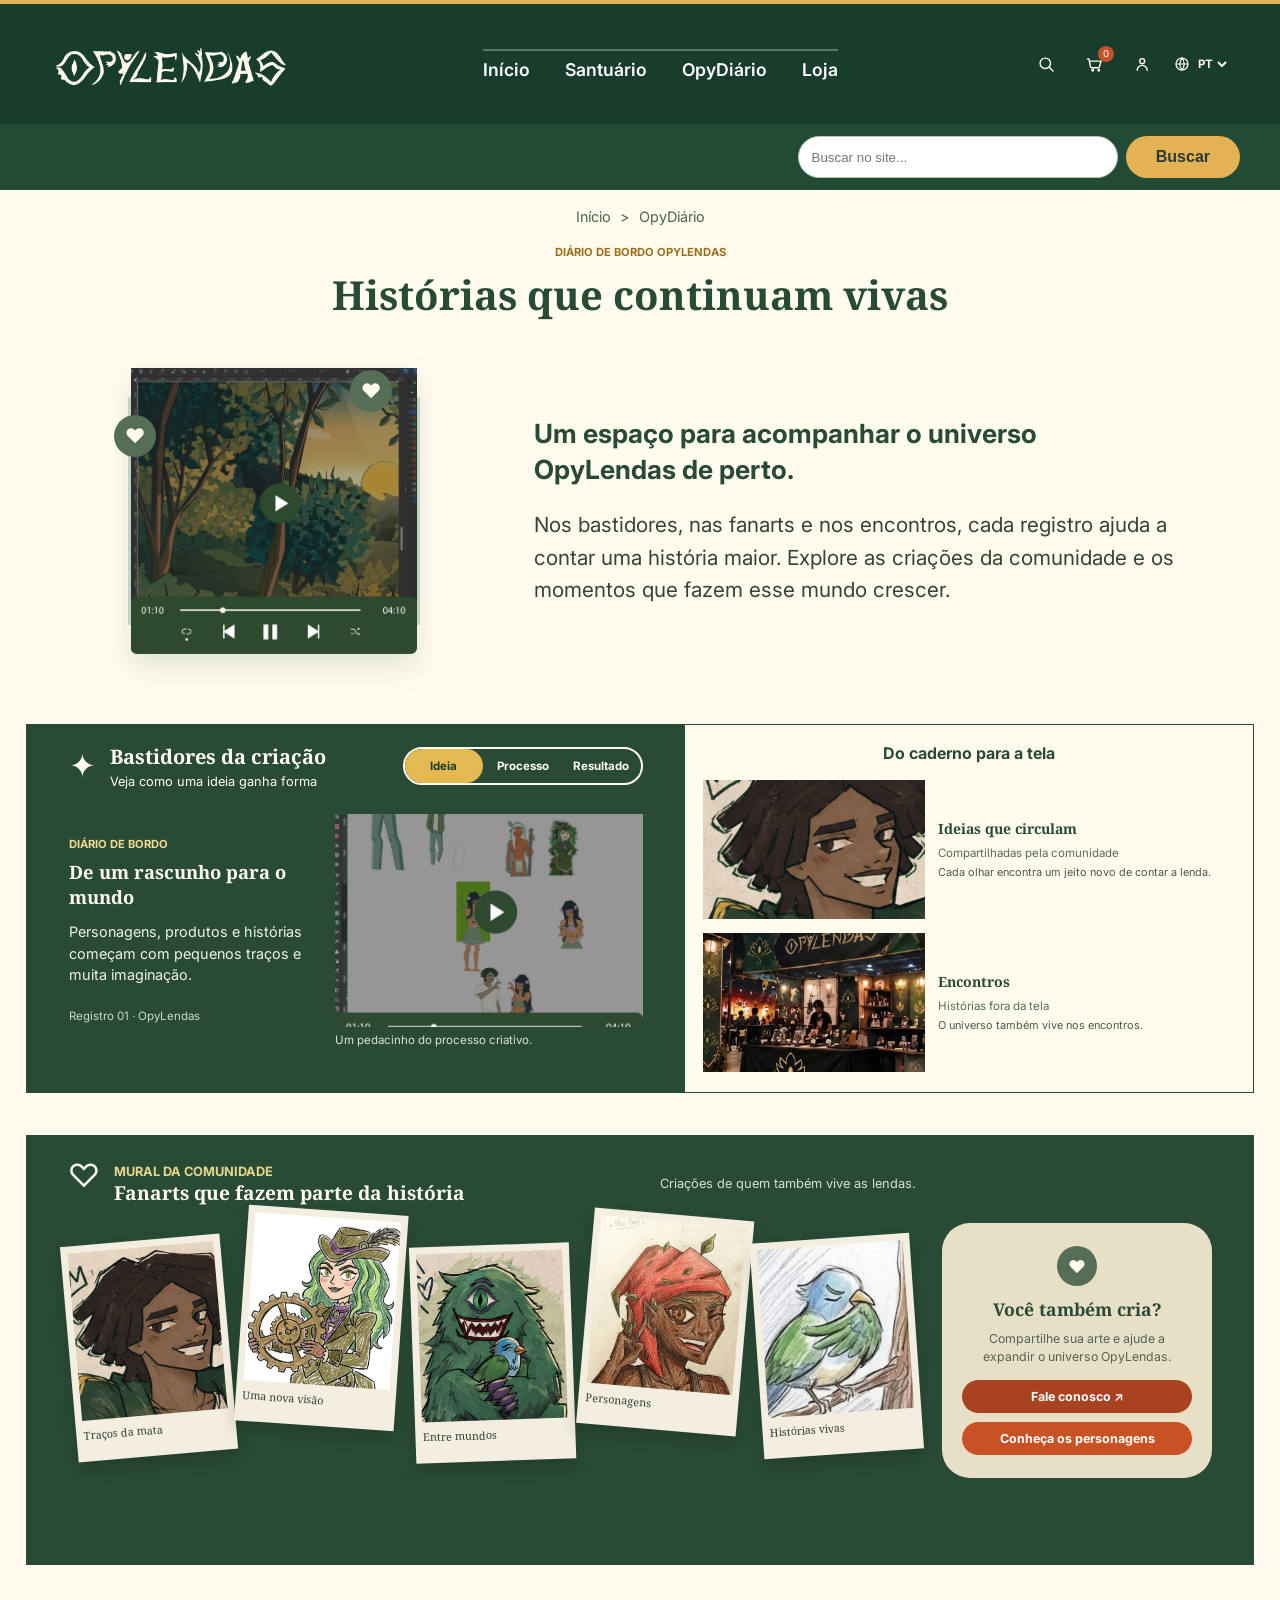
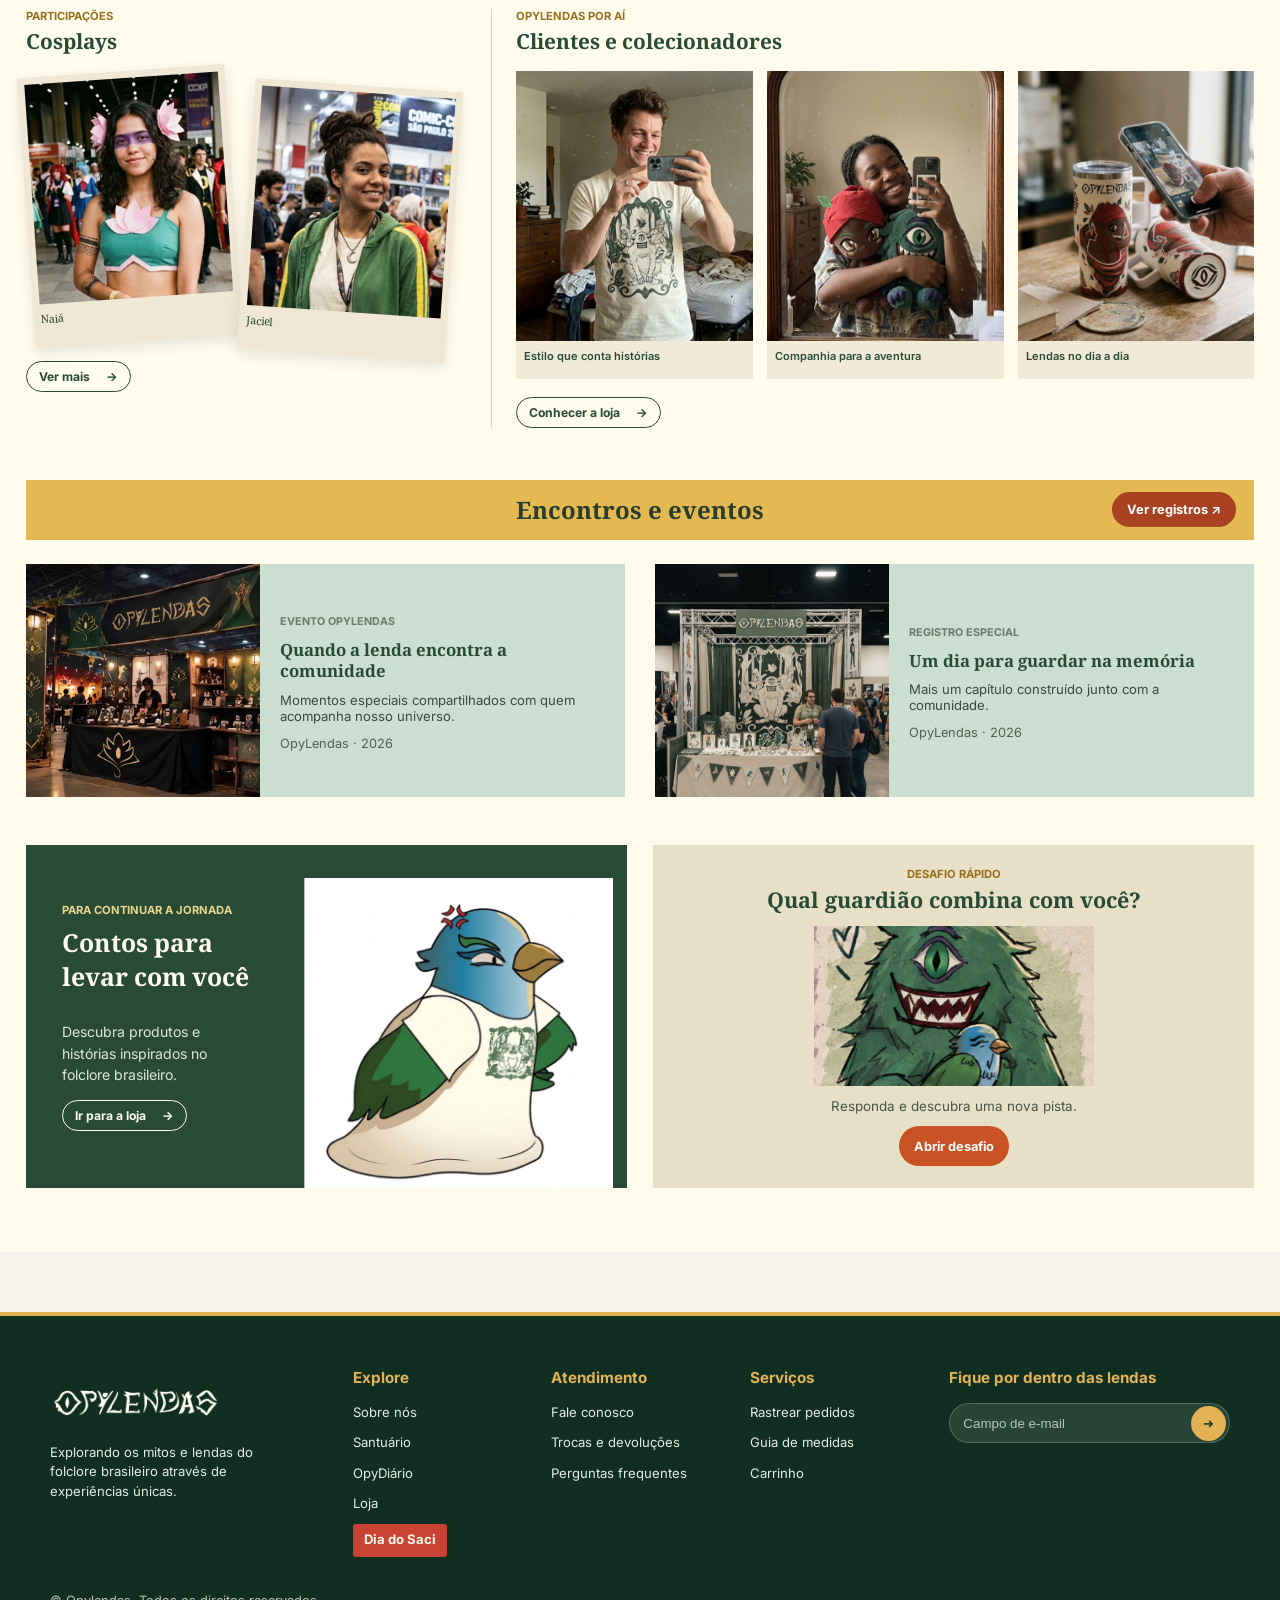
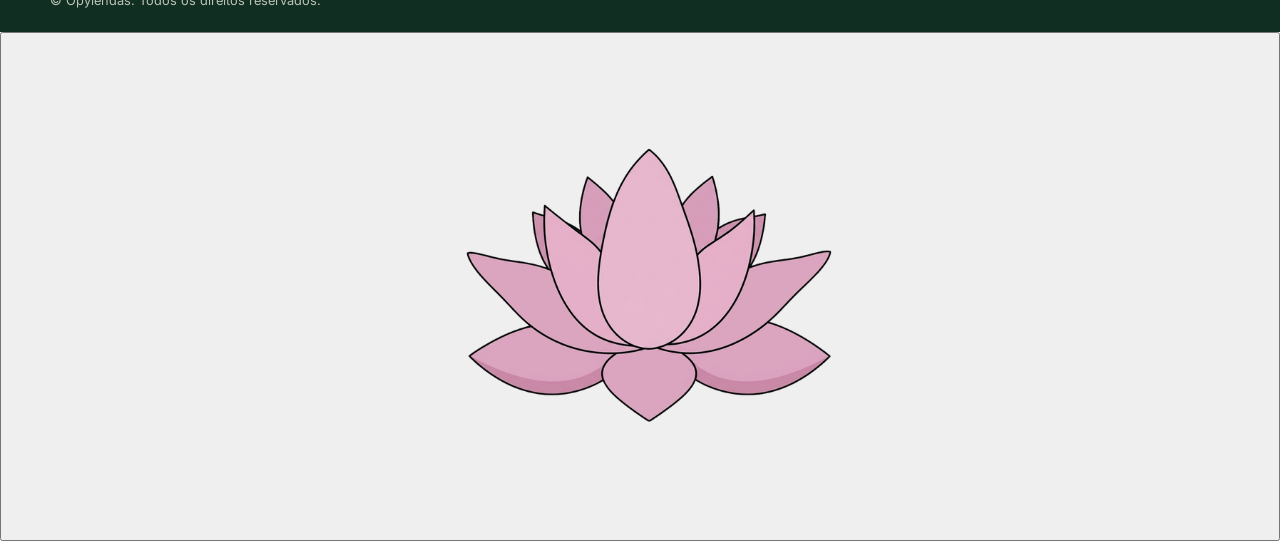
<file: telas/diario.html>
<!DOCTYPE html>
<html lang="pt-BR">
<head>
  <meta charset="UTF-8">
  <meta name="viewport" content="width=device-width, initial-scale=1.0">
  <title>Opylendas - OpyDiário</title>
  <link rel="stylesheet" href="../style.css">
  <link rel="stylesheet" href="diario.css">
  <link href="https://fonts.googleapis.com/css2?family=Inter:wght@400;500;600;700&family=Noto+Serif:wght@700&display=swap" rel="stylesheet">
</head>
<body>
  <a class="skip-link" href="#conteudo-principal">Ir para o conteúdo principal</a>
  <a class="skip-link" href="#conteudo-principal">Ir para o conteúdo principal</a>
  <header class="header-site">
    <a href="../index.html" class="brand-link" aria-label="Opylendas - Início">
      <img src="../assets/Logos/Logo opylendas Claro Novo.png" alt="Opylendas" class="logo-img">
    </a>
    <nav class="nav-links-center">
      <a href="../index.html" data-i18n="nav.home">Início</a>
      <a href="santuario.html" data-i18n="nav.sanctuary">Santuário</a>
      <a href="diario.html" data-i18n="nav.diary">OpyDiário</a>
      <a href="loja.html" data-i18n="nav.store">Loja</a>
    </nav>
    <div class="header-actions">
      <button type="button" class="header-icon-button" id="site-search-toggle" aria-label="Abrir busca" aria-expanded="false"><svg viewBox="0 0 24 24" aria-hidden="true"><circle cx="10.8" cy="10.8" r="6.8"></circle><path d="m16 16 5 5"></path></svg></button>
      <a href="carrinho.html" class="header-icon-button cart-link" aria-label="Carrinho"><svg viewBox="0 0 24 24" aria-hidden="true"><path d="M3 5h2l2.1 10.1a2 2 0 0 0 2 1.6h7.8a2 2 0 0 0 1.9-1.4L21 8H6"></path><circle cx="10" cy="20" r="1"></circle><circle cx="18" cy="20" r="1"></circle></svg><span class="cart-count" aria-label="Itens no carrinho">0</span></a>
      <a href="sobre.html" class="header-icon-button" aria-label="Perfil e sobre nós"><svg viewBox="0 0 24 24" aria-hidden="true"><circle cx="12" cy="8" r="3.2"></circle><path d="M5.5 20a6.5 6.5 0 0 1 13 0"></path></svg></a>
      <label class="language-picker" for="language-select"><svg class="language-icon" viewBox="0 0 24 24" aria-hidden="true"><circle cx="12" cy="12" r="9"></circle><path d="M3 12h18M12 3a14 14 0 0 1 0 18M12 3a14 14 0 0 0 0 18"></path></svg><select id="language-select" aria-label="Selecionar idioma"><option value="pt-BR">PT</option><option value="es">ES</option><option value="en">EN</option></select></label>
    </div>
  </header>
  <form class="site-search" id="site-search-form" role="search" hidden>
    <label for="site-search-input" class="sr-only">Buscar no site</label>
    <input id="site-search-input" type="search" placeholder="Buscar no site..." data-i18n-placeholder="search.placeholder">
    <button type="submit" class="btn-yellow">Buscar</button>
  </form>
<main id="conteudo-principal" class="opydiario-page">
    <section class="diario-topo"><div class="diario-breadcrumb"><a href="../index.html">Início</a><span>&gt;</span><span>OpyDiário</span></div><p class="diario-eyebrow">Diário de bordo OpyLendas</p><h1>Histórias que continuam vivas</h1></section>
    <section class="diario-boasvindas"><div class="diario-boasvindas-arte"><span class="diario-coracao diario-coracao-um">♥</span><span class="diario-coracao diario-coracao-dois">♥</span><img src="../assets/opydiario/Diário de Bordo_Exemplo imagem 2.png" alt="Registro do diário de bordo"></div><div class="diario-boasvindas-texto"><h2>Um espaço para acompanhar o universo OpyLendas de perto.</h2><p>Nos bastidores, nas fanarts e nos encontros, cada registro ajuda a contar uma história maior. Explore as criações da comunidade e os momentos que fazem esse mundo crescer.</p></div></section>
    <section class="diario-bastidores"><div class="diario-bastidores-principal"><div class="diario-bastidores-cabecalho"><div class="diario-titulo-com-icone"><span class="diario-icone-linha">✦</span><div><h2>Bastidores da criação</h2><p>Veja como uma ideia ganha forma</p></div></div><div class="diario-etapas" role="tablist"><button type="button" aria-selected="true">Ideia</button><button type="button" aria-selected="false">Processo</button><button type="button" aria-selected="false">Resultado</button></div></div><div class="diario-bastidores-corpo"><div class="diario-bastidores-copy"><p class="diario-eyebrow">Diário de bordo</p><h3>De um rascunho para o mundo</h3><p>Personagens, produtos e histórias começam com pequenos traços e muita imaginação.</p><span class="diario-registro">Registro 01 · OpyLendas</span></div><figure class="diario-processo-imagem"><img src="../assets/opydiario/Diário de Bordo_Exemplo video 1.png" alt="Exemplo de processo criativo"><figcaption>Um pedacinho do processo criativo.</figcaption></figure></div></div><aside class="diario-processo-lateral"><h2>Do caderno para a tela</h2><div class="diario-processo-item"><img src="../assets/opydiario/Fanart 1.png" alt="Fanart do universo OpyLendas"><div><h3>Ideias que circulam</h3><span>Compartilhadas pela comunidade</span><p>Cada olhar encontra um jeito novo de contar a lenda.</p></div></div><div class="diario-processo-item"><img src="../assets/opydiario/Evento 1 Opylendas.png" alt="Evento OpyLendas"><div><h3>Encontros</h3><span>Histórias fora da tela</span><p>O universo também vive nos encontros.</p></div></div></aside></section>
    <section class="diario-comunidade"><div><div class="diario-secao-cabecalho"><div class="diario-titulo-com-icone"><span class="diario-icone-linha">♡</span><div><p class="diario-eyebrow">Mural da comunidade</p><h2>Fanarts que fazem parte da história</h2></div></div><p>Criações de quem também vive as lendas.</p></div><div class="diario-fanarts-grid"><figure class="diario-polaroid"><img src="../assets/opydiario/Fanart 1.png" alt="Fanart 1"><figcaption>Traços da mata</figcaption></figure><figure class="diario-polaroid"><img src="../assets/opydiario/Fanart 2.png" alt="Fanart 2"><figcaption>Uma nova visão</figcaption></figure><figure class="diario-polaroid"><img src="../assets/opydiario/Fanart 3.png" alt="Fanart 3"><figcaption>Entre mundos</figcaption></figure><figure class="diario-polaroid"><img src="../assets/opydiario/Fanart 4.png" alt="Fanart 4"><figcaption>Personagens</figcaption></figure><figure class="diario-polaroid"><img src="../assets/opydiario/Fanart 5.png" alt="Fanart 5"><figcaption>Histórias vivas</figcaption></figure></div></div><aside class="diario-convite"><span class="diario-convite-coracao">♥</span><h3>Você também cria?</h3><p>Compartilhe sua arte e ajude a expandir o universo OpyLendas.</p><a href="contato.html">Fale conosco ↗</a><a href="personagens.html">Conheça os personagens</a></aside></section>
    <section class="diario-participacoes"><div class="diario-cosplays"><div class="diario-subsecao-titulo"><p class="diario-eyebrow">Participações</p><h2>Cosplays</h2></div><div class="diario-cosplay-imagens"><figure><img src="../assets/opydiario/Cosplay 1_Naiá.png" alt="Cosplay de Naiá"><figcaption>Naiá</figcaption></figure><figure><img src="../assets/opydiario/Cosplay 2_Jaciel.png" alt="Cosplay de Jaciel"><figcaption>Jaciel</figcaption></figure></div><a class="diario-link-seta" href="contato.html">Ver mais <span>→</span></a></div><div class="diario-clientes"><div class="diario-subsecao-titulo"><p class="diario-eyebrow">OpyLendas por aí</p><h2>Clientes e colecionadores</h2></div><div class="diario-clientes-grid"><figure><img src="../assets/opydiario/Cliente 1_Camiseta.png" alt="Cliente com camiseta OpyLendas"><figcaption>Estilo que conta histórias</figcaption></figure><figure><img src="../assets/opydiario/Cliente 2 Negra_Pelucias.png" alt="Cliente com pelúcias OpyLendas"><figcaption>Companhia para a aventura</figcaption></figure><figure><img src="../assets/opydiario/Cliente 3_Garrafa Saci.png" alt="Cliente com garrafa do Saci"><figcaption>Lendas no dia a dia</figcaption></figure></div><a class="diario-link-seta" href="loja.html">Conhecer a loja <span>→</span></a></div></section>
    <section class="diario-eventos"><div class="diario-eventos-cabecalho"><h2>Encontros e eventos</h2><a href="contato.html">Ver registros ↗</a></div><div class="diario-eventos-grid"><article class="diario-evento"><img src="../assets/opydiario/Evento 1 Opylendas.png" alt="Evento OpyLendas"><div><span class="diario-evento-selo">Evento OpyLendas</span><h3>Quando a lenda encontra a comunidade</h3><p>Momentos especiais compartilhados com quem acompanha nosso universo.</p><span>OpyLendas · 2026</span></div></article><article class="diario-evento"><img src="../assets/opydiario/Evento 2 opylendas.png" alt="Segundo evento OpyLendas"><div><span class="diario-evento-selo">Registro especial</span><h3>Um dia para guardar na memória</h3><p>Mais um capítulo construído junto com a comunidade.</p><span>OpyLendas · 2026</span></div></article></div></section>
    <section class="diario-final"><article class="diario-contos"><div class="diario-contos-copy"><p class="diario-eyebrow">Para continuar a jornada</p><h2>Contos para levar com você</h2><p>Descubra produtos e histórias inspirados no folclore brasileiro.</p><a class="diario-link-seta" href="loja.html">Ir para a loja <span>→</span></a></div><img src="../assets/Chibis/Saíra-7-Cores Roupa Larga.png" alt="Saíra"></article><article class="diario-quiz"><p class="diario-eyebrow">Desafio rápido</p><h2>Qual guardião combina com você?</h2><img src="../assets/opydiario/Fanart 3.png" alt="Personagens OpyLendas"><p>Responda e descubra uma nova pista.</p><button class="diario-quiz-abrir" type="button" onclick="document.getElementById('diario-quiz-dialog').showModal()">Abrir desafio</button></article></section>
  </main>
  <dialog id="diario-quiz-dialog" class="diario-quiz-dialog"><form method="dialog"><button class="diario-quiz-fechar" aria-label="Fechar">×</button></form><h2>Você prefere explorar a mata ou seguir um redemoinho?</h2><div class="diario-quiz-opcoes"><button type="button" data-resultado="O Mapinguari pode ser seu guardião.">Explorar a mata</button><button type="button" data-resultado="O Saci combina com sua curiosidade.">Seguir o redemoinho</button></div><p class="diario-quiz-resultado" aria-live="polite"></p><a class="diario-quiz-link" href="personagens.html">Conhecer personagens ↗</a></dialog>
  <footer class="footer-site">
    <div class="footer-content">
      <div class="footer-columns">
        <section class="footer-brand"><img src="../assets/Logos/Logo opylendas Claro Novo.png" alt="Opylendas"><p data-i18n="footer.description">Explorando os mitos e lendas do folclore brasileiro através de experiências únicas.</p></section>
        <section><h2 data-i18n="footer.explore">Explore</h2><a href="sobre.html" data-i18n="footer.about">Sobre nós</a><a href="santuario.html" data-i18n="nav.sanctuary">Santuário</a><a href="diario.html" data-i18n="nav.diary">OpyDiário</a><a href="loja.html" data-i18n="nav.store">Loja</a><a href="dia-do-saci.html" class="dia-saci-link">Dia do Saci</a></section>
        <section><h2 data-i18n="footer.support">Atendimento</h2><a href="contato.html" data-i18n="footer.contact">Fale conosco</a><a href="trocas-devolucoes.html" data-i18n="footer.returns">Trocas e devoluções</a><a href="contato.html" data-i18n="footer.faq">Perguntas frequentes</a></section>
        <section><h2 data-i18n="footer.services">Serviços</h2><a href="rastrear-pedidos.html" data-i18n="footer.track">Rastrear pedidos</a><a href="guia-medidas.html" data-i18n="footer.size">Guia de medidas</a><a href="carrinho.html" data-i18n="footer.cart">Carrinho</a></section>
        <section class="footer-newsletter"><h2 data-i18n="footer.newsletter">Fique por dentro das lendas</h2><form id="newsletter-form"><label for="newsletter-email" class="sr-only">Seu e-mail</label><input id="newsletter-email" type="email" placeholder="Campo de e-mail" data-i18n-placeholder="footer.email" required><button type="submit" aria-label="Assinar newsletter">➜</button></form><p id="newsletter-feedback" class="newsletter-feedback" aria-live="polite"></p></section>
      </div>
      <div class="footer-bottom"><span data-i18n="footer.copyright">© Opylendas. Todos os direitos reservados.</span></div>
    </div>
  </footer>
<script src="../script.js"></script>
  <script>
    document.querySelectorAll('.diario-etapas button').forEach(button => button.addEventListener('click', () => { document.querySelectorAll('.diario-etapas button').forEach(item => item.setAttribute('aria-selected', 'false')); button.setAttribute('aria-selected', 'true'); }));
    document.querySelectorAll('.diario-quiz-opcoes button').forEach(button => button.addEventListener('click', () => { const result = document.querySelector('.diario-quiz-resultado'); result.textContent = button.dataset.resultado; }));
  </script>
</body>
</html>
</file>
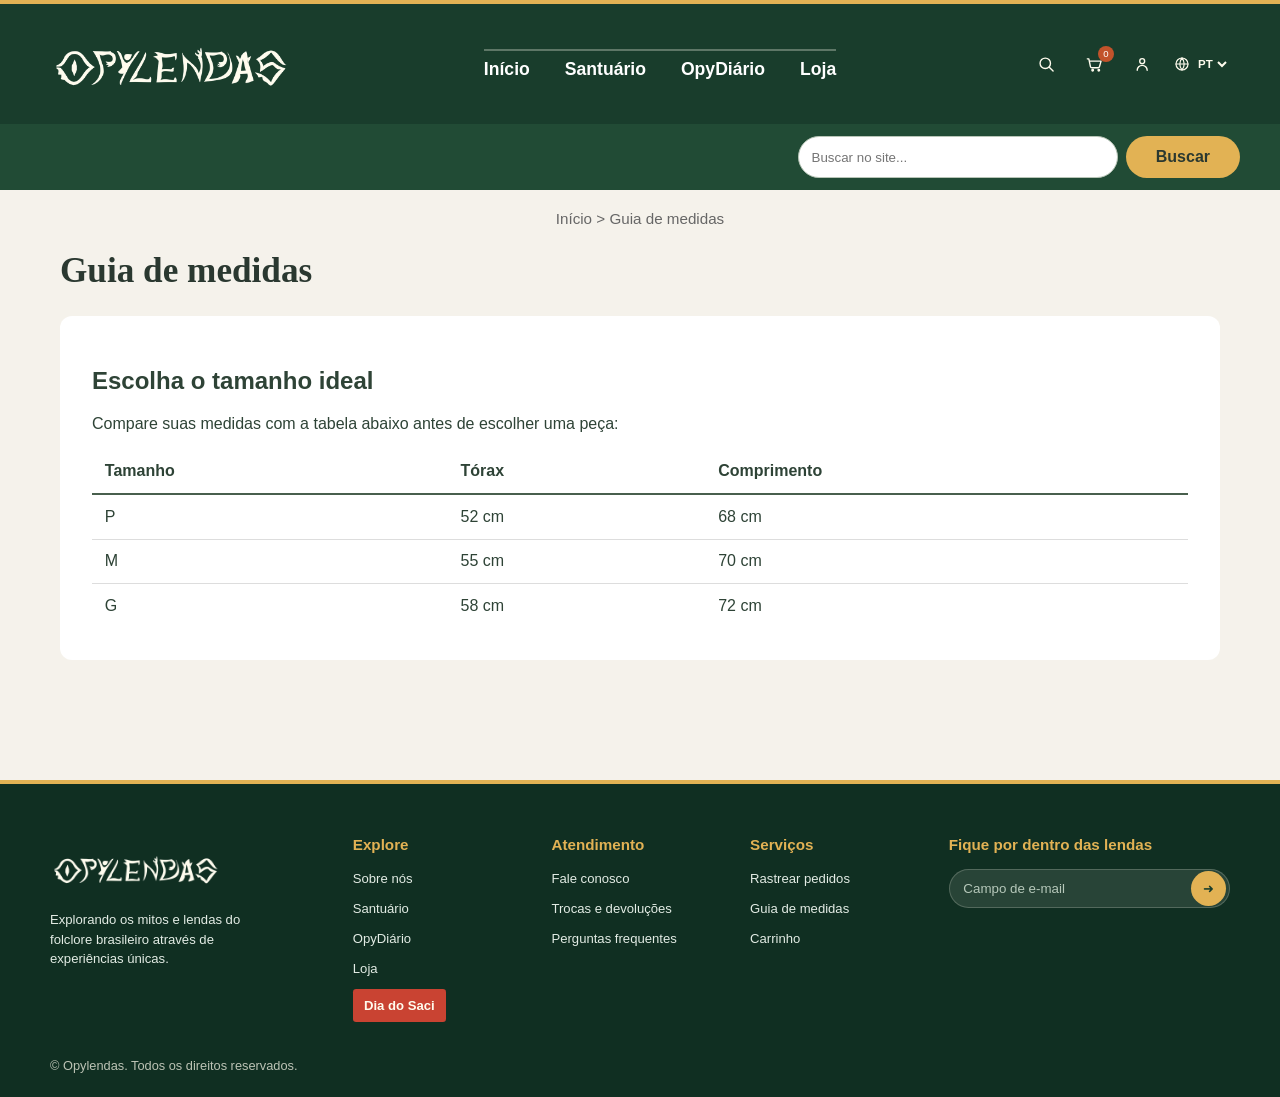
<file: telas/guia-medidas.html>
<!DOCTYPE html>
<html lang="pt-BR">
<head>
  <meta charset="UTF-8">
  <meta name="viewport" content="width=device-width, initial-scale=1.0">
  <title>Opylendas - Guia de medidas</title>
  <link rel="stylesheet" href="../style.css">
</head>
<body>
  <a class="skip-link" href="#conteudo-principal">Ir para o conteúdo principal</a>
  <header class="header-site">
    <a href="../index.html" class="brand-link" aria-label="Opylendas - Início">
      <img src="../assets/Logos/Logo opylendas Claro Novo.png" alt="Opylendas" class="logo-img">
    </a>
    <nav class="nav-links-center">
      <a href="../index.html" data-i18n="nav.home">Início</a>
      <a href="santuario.html" data-i18n="nav.sanctuary">Santuário</a>
      <a href="diario.html" data-i18n="nav.diary">OpyDiário</a>
      <a href="loja.html" data-i18n="nav.store">Loja</a>
    </nav>
    <div class="header-actions">
      <button type="button" class="header-icon-button" id="site-search-toggle" aria-label="Abrir busca" aria-expanded="false"><svg viewBox="0 0 24 24" aria-hidden="true"><circle cx="10.8" cy="10.8" r="6.8"></circle><path d="m16 16 5 5"></path></svg></button>
      <a href="carrinho.html" class="header-icon-button cart-link" aria-label="Carrinho"><svg viewBox="0 0 24 24" aria-hidden="true"><path d="M3 5h2l2.1 10.1a2 2 0 0 0 2 1.6h7.8a2 2 0 0 0 1.9-1.4L21 8H6"></path><circle cx="10" cy="20" r="1"></circle><circle cx="18" cy="20" r="1"></circle></svg><span class="cart-count" aria-label="Itens no carrinho">0</span></a>
      <a href="sobre.html" class="header-icon-button" aria-label="Perfil e sobre nós"><svg viewBox="0 0 24 24" aria-hidden="true"><circle cx="12" cy="8" r="3.2"></circle><path d="M5.5 20a6.5 6.5 0 0 1 13 0"></path></svg></a>
      <label class="language-picker" for="language-select"><svg class="language-icon" viewBox="0 0 24 24" aria-hidden="true"><circle cx="12" cy="12" r="9"></circle><path d="M3 12h18M12 3a14 14 0 0 1 0 18M12 3a14 14 0 0 0 0 18"></path></svg><select id="language-select" aria-label="Selecionar idioma"><option value="pt-BR">PT</option><option value="es">ES</option><option value="en">EN</option></select></label>
    </div>
  </header>
  <form class="site-search" id="site-search-form" role="search" hidden>
    <label for="site-search-input" class="sr-only">Buscar no site</label>
    <input id="site-search-input" type="search" placeholder="Buscar no site..." data-i18n-placeholder="search.placeholder">
    <button type="submit" class="btn-yellow">Buscar</button>
  </form>
<main id="conteudo-principal" class="main-container">
    <div class="breadcrumb"><a href="../index.html">Início</a> &gt; Guia de medidas</div>
    <h1 class="page-title">Guia de medidas</h1>
    <div class="service-content"><h2>Escolha o tamanho ideal</h2><p>Compare suas medidas com a tabela abaixo antes de escolher uma peça:</p><div style="overflow-x:auto"><table style="width:100%; border-collapse:collapse; text-align:left"><thead><tr><th style="padding:0.8rem; border-bottom:2px solid #485f4d">Tamanho</th><th style="padding:0.8rem; border-bottom:2px solid #485f4d">Tórax</th><th style="padding:0.8rem; border-bottom:2px solid #485f4d">Comprimento</th></tr></thead><tbody><tr><td style="padding:0.8rem; border-bottom:1px solid #ddd">P</td><td style="padding:0.8rem; border-bottom:1px solid #ddd">52 cm</td><td style="padding:0.8rem; border-bottom:1px solid #ddd">68 cm</td></tr><tr><td style="padding:0.8rem; border-bottom:1px solid #ddd">M</td><td style="padding:0.8rem; border-bottom:1px solid #ddd">55 cm</td><td style="padding:0.8rem; border-bottom:1px solid #ddd">70 cm</td></tr><tr><td style="padding:0.8rem">G</td><td style="padding:0.8rem">58 cm</td><td style="padding:0.8rem">72 cm</td></tr></tbody></table></div></div>
  </main>
  <footer class="footer-site">
    <div class="footer-content">
      <div class="footer-columns">
        <section class="footer-brand"><img src="../assets/Logos/Logo opylendas Claro Novo.png" alt="Opylendas"><p data-i18n="footer.description">Explorando os mitos e lendas do folclore brasileiro através de experiências únicas.</p></section>
        <section><h2 data-i18n="footer.explore">Explore</h2><a href="sobre.html" data-i18n="footer.about">Sobre nós</a><a href="santuario.html" data-i18n="nav.sanctuary">Santuário</a><a href="diario.html" data-i18n="nav.diary">OpyDiário</a><a href="loja.html" data-i18n="nav.store">Loja</a><a href="dia-do-saci.html" class="dia-saci-link">Dia do Saci</a></section>
        <section><h2 data-i18n="footer.support">Atendimento</h2><a href="contato.html" data-i18n="footer.contact">Fale conosco</a><a href="trocas-devolucoes.html" data-i18n="footer.returns">Trocas e devoluções</a><a href="contato.html" data-i18n="footer.faq">Perguntas frequentes</a></section>
        <section><h2 data-i18n="footer.services">Serviços</h2><a href="rastrear-pedidos.html" data-i18n="footer.track">Rastrear pedidos</a><a href="guia-medidas.html" data-i18n="footer.size">Guia de medidas</a><a href="carrinho.html" data-i18n="footer.cart">Carrinho</a></section>
        <section class="footer-newsletter"><h2 data-i18n="footer.newsletter">Fique por dentro das lendas</h2><form id="newsletter-form"><label for="newsletter-email" class="sr-only">Seu e-mail</label><input id="newsletter-email" type="email" placeholder="Campo de e-mail" data-i18n-placeholder="footer.email" required><button type="submit" aria-label="Assinar newsletter">➜</button></form><p id="newsletter-feedback" class="newsletter-feedback" aria-live="polite"></p></section>
      </div>
      <div class="footer-bottom"><span data-i18n="footer.copyright">© Opylendas. Todos os direitos reservados.</span></div>
    </div>
  </footer>
  <script src="../script.js"></script>
</body>
</html>
</file>
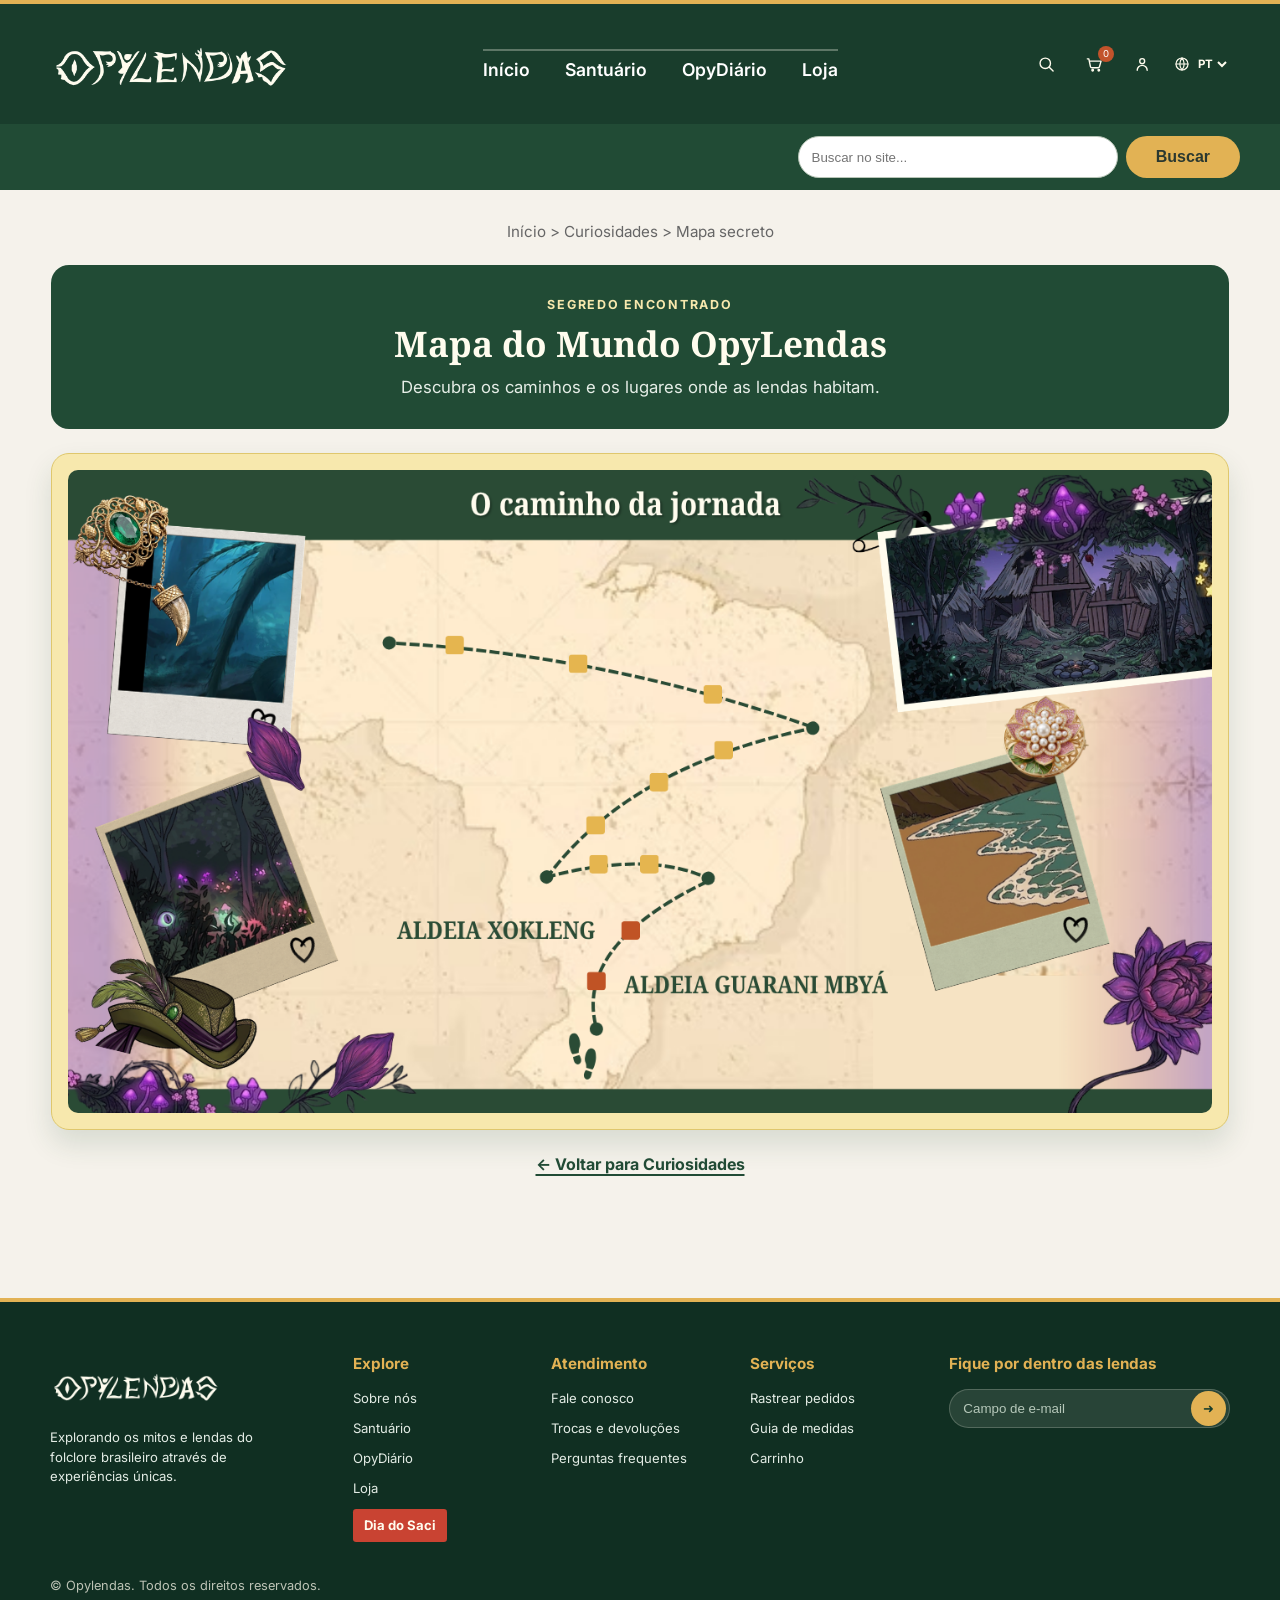
<file: telas/mapa.html>
<!DOCTYPE html>
<html lang="pt-BR">
<head>
  <meta charset="UTF-8">
  <meta name="viewport" content="width=device-width, initial-scale=1.0">
  <title>Opylendas - Mapa Secreto</title>
  <link rel="stylesheet" href="../style.css">
  <link href="https://fonts.googleapis.com/css2?family=Inter:wght@400;500;600;700&family=Noto+Serif:wght@700&display=swap" rel="stylesheet">
</head>
<body class="mapa-page-body">
  <a class="skip-link" href="#conteudo-principal">Ir para o conteúdo principal</a>
  <header class="header-site">
    <a href="../index.html" class="brand-link" aria-label="Opylendas - Início">
      <img src="../assets/Logos/Logo opylendas Claro Novo.png" alt="Opylendas" class="logo-img">
    </a>
    <nav class="nav-links-center">
      <a href="../index.html" data-i18n="nav.home">Início</a>
      <a href="santuario.html" data-i18n="nav.sanctuary">Santuário</a>
      <a href="diario.html" data-i18n="nav.diary">OpyDiário</a>
      <a href="loja.html" data-i18n="nav.store">Loja</a>
    </nav>
    <div class="header-actions">
      <button type="button" class="header-icon-button" id="site-search-toggle" aria-label="Abrir busca" aria-expanded="false"><svg viewBox="0 0 24 24" aria-hidden="true"><circle cx="10.8" cy="10.8" r="6.8"></circle><path d="m16 16 5 5"></path></svg></button>
      <a href="carrinho.html" class="header-icon-button cart-link" aria-label="Carrinho"><svg viewBox="0 0 24 24" aria-hidden="true"><path d="M3 5h2l2.1 10.1a2 2 0 0 0 2 1.6h7.8a2 2 0 0 0 1.9-1.4L21 8H6"></path><circle cx="10" cy="20" r="1"></circle><circle cx="18" cy="20" r="1"></circle></svg><span class="cart-count" aria-label="Itens no carrinho">0</span></a>
      <a href="sobre.html" class="header-icon-button" aria-label="Perfil e sobre nós"><svg viewBox="0 0 24 24" aria-hidden="true"><circle cx="12" cy="8" r="3.2"></circle><path d="M5.5 20a6.5 6.5 0 0 1 13 0"></path></svg></a>
      <label class="language-picker" for="language-select"><svg class="language-icon" viewBox="0 0 24 24" aria-hidden="true"><circle cx="12" cy="12" r="9"></circle><path d="M3 12h18M12 3a14 14 0 0 1 0 18M12 3a14 14 0 0 0 0 18"></path></svg><select id="language-select" aria-label="Selecionar idioma"><option value="pt-BR">PT</option><option value="es">ES</option><option value="en">EN</option></select></label>
    </div>
  </header>
  <form class="site-search" id="site-search-form" role="search" hidden>
    <label for="site-search-input" class="sr-only">Buscar no site</label>
    <input id="site-search-input" type="search" placeholder="Buscar no site..." data-i18n-placeholder="search.placeholder">
    <button type="submit" class="btn-yellow">Buscar</button>
  </form>
<main id="conteudo-principal" class="mapa-container">
    <div class="breadcrumb"><a href="../index.html">Início</a> &gt; <a href="curiosidades.html">Curiosidades</a> &gt; Mapa secreto</div>
    <section class="mapa-heading">
      <span class="curiosidades-eyebrow">Segredo encontrado</span>
      <h1 class="page-title">Mapa do Mundo OpyLendas</h1>
      <p>Descubra os caminhos e os lugares onde as lendas habitam.</p>
    </section>
    <div class="mapa-frame">
      <img src="../assets/Curiosidades/Mapa.png" alt="Mapa do mundo OpyLendas">
    </div>
    <a class="mapa-voltar" href="curiosidades.html">&#8592; Voltar para Curiosidades</a>
  </main>
  <footer class="footer-site">
    <div class="footer-content">
      <div class="footer-columns">
        <section class="footer-brand"><img src="../assets/Logos/Logo opylendas Claro Novo.png" alt="Opylendas"><p data-i18n="footer.description">Explorando os mitos e lendas do folclore brasileiro através de experiências únicas.</p></section>
        <section><h2 data-i18n="footer.explore">Explore</h2><a href="sobre.html" data-i18n="footer.about">Sobre nós</a><a href="santuario.html" data-i18n="nav.sanctuary">Santuário</a><a href="diario.html" data-i18n="nav.diary">OpyDiário</a><a href="loja.html" data-i18n="nav.store">Loja</a><a href="dia-do-saci.html" class="dia-saci-link">Dia do Saci</a></section>
        <section><h2 data-i18n="footer.support">Atendimento</h2><a href="contato.html" data-i18n="footer.contact">Fale conosco</a><a href="trocas-devolucoes.html" data-i18n="footer.returns">Trocas e devoluções</a><a href="contato.html" data-i18n="footer.faq">Perguntas frequentes</a></section>
        <section><h2 data-i18n="footer.services">Serviços</h2><a href="rastrear-pedidos.html" data-i18n="footer.track">Rastrear pedidos</a><a href="guia-medidas.html" data-i18n="footer.size">Guia de medidas</a><a href="carrinho.html" data-i18n="footer.cart">Carrinho</a></section>
        <section class="footer-newsletter"><h2 data-i18n="footer.newsletter">Fique por dentro das lendas</h2><form id="newsletter-form"><label for="newsletter-email" class="sr-only">Seu e-mail</label><input id="newsletter-email" type="email" placeholder="Campo de e-mail" data-i18n-placeholder="footer.email" required><button type="submit" aria-label="Assinar newsletter">➜</button></form><p id="newsletter-feedback" class="newsletter-feedback" aria-live="polite"></p></section>
      </div>
      <div class="footer-bottom"><span data-i18n="footer.copyright">© Opylendas. Todos os direitos reservados.</span></div>
    </div>
  </footer>
  <script src="../script.js"></script>
</body>
</html>
</file>
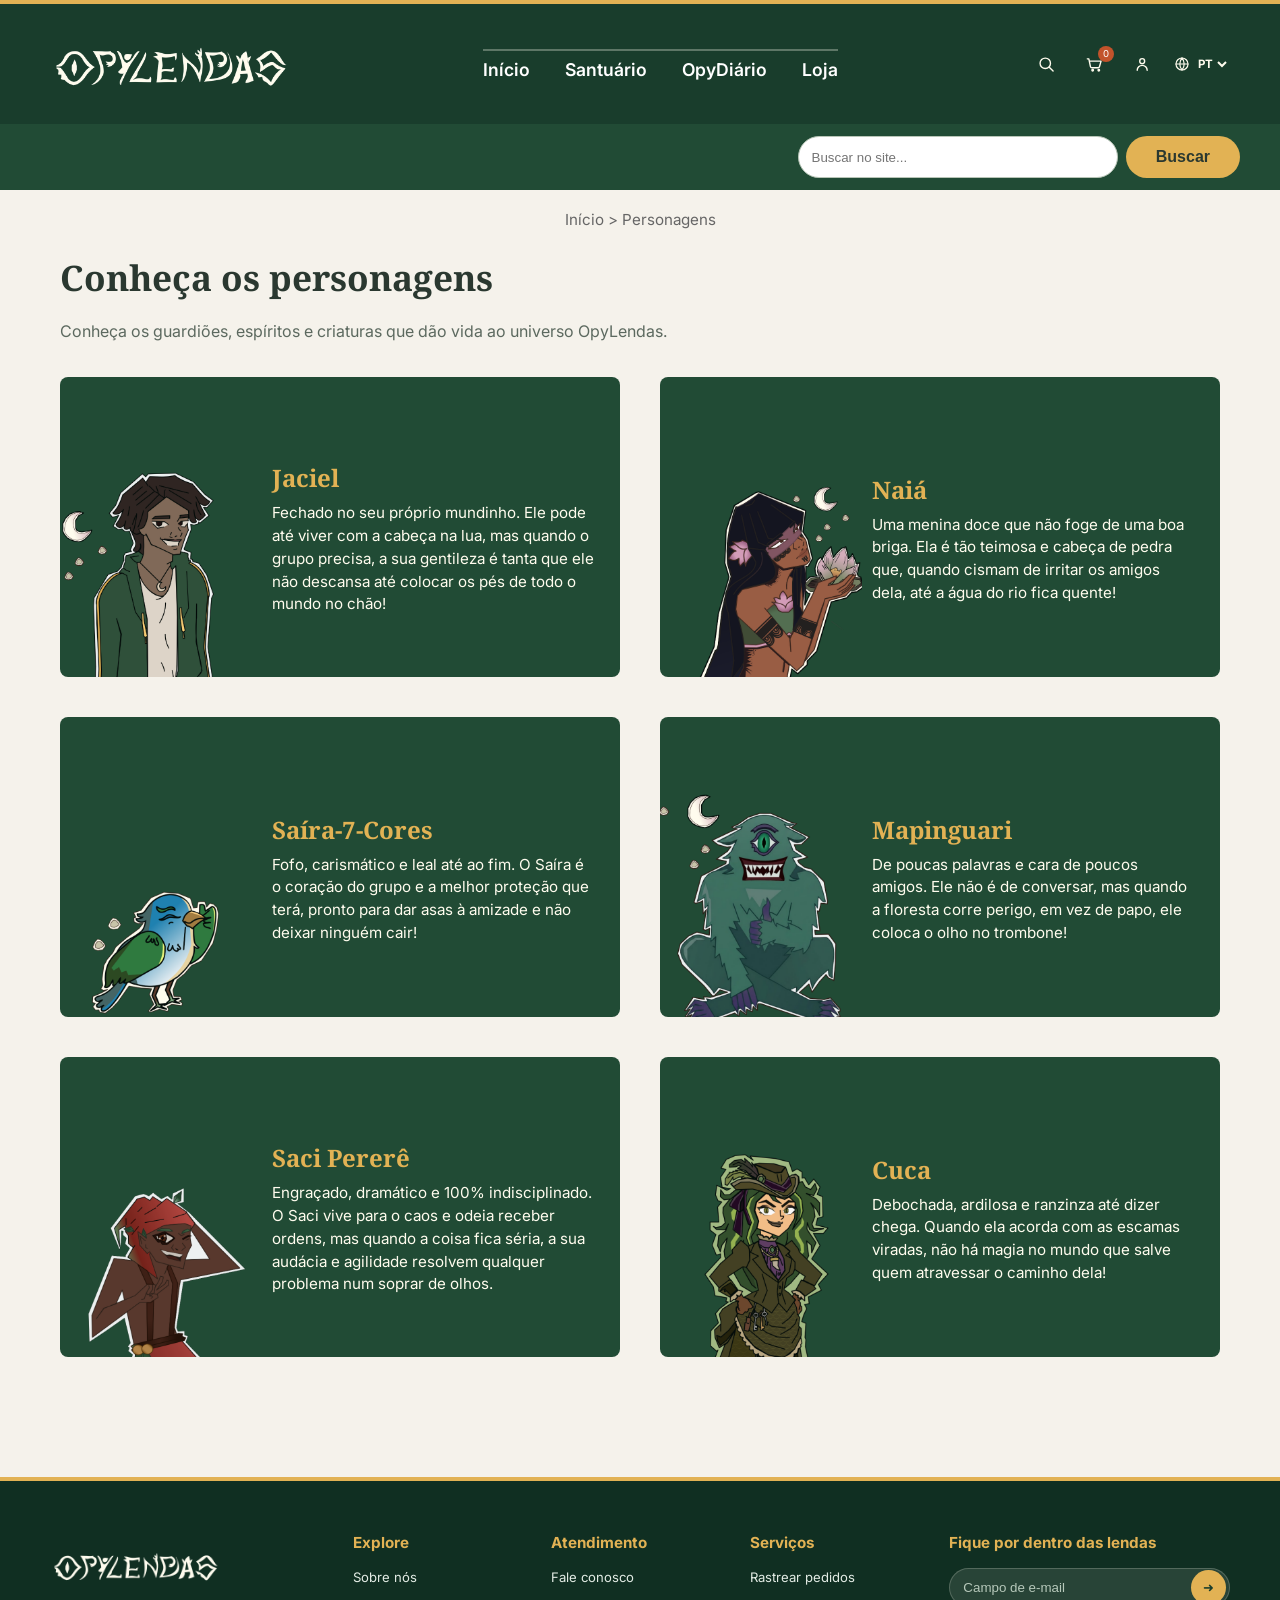
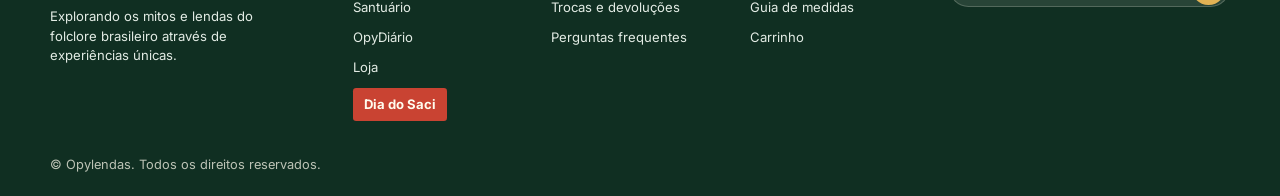
<file: telas/personagens.html>
<!DOCTYPE html>
<html lang="pt-BR">
<head>
  <meta charset="UTF-8">
  <meta name="viewport" content="width=device-width, initial-scale=1.0">
  <title>Opylendas - Personagens</title>
  <link rel="stylesheet" href="../style.css">
  <link href="https://fonts.googleapis.com/css2?family=Inter:wght@400;500;600;700&family=Noto+Serif:wght@700&display=swap" rel="stylesheet">
</head>
<body>
  <a class="skip-link" href="#conteudo-principal">Ir para o conteúdo principal</a>
  <header class="header-site">
    <a href="../index.html" class="brand-link" aria-label="Opylendas - Início">
      <img src="../assets/Logos/Logo opylendas Claro Novo.png" alt="Opylendas" class="logo-img">
    </a>
    <nav class="nav-links-center">
      <a href="../index.html" data-i18n="nav.home">Início</a>
      <a href="santuario.html" data-i18n="nav.sanctuary">Santuário</a>
      <a href="diario.html" data-i18n="nav.diary">OpyDiário</a>
      <a href="loja.html" data-i18n="nav.store">Loja</a>
    </nav>
    <div class="header-actions">
      <button type="button" class="header-icon-button" id="site-search-toggle" aria-label="Abrir busca" aria-expanded="false"><svg viewBox="0 0 24 24" aria-hidden="true"><circle cx="10.8" cy="10.8" r="6.8"></circle><path d="m16 16 5 5"></path></svg></button>
      <a href="carrinho.html" class="header-icon-button cart-link" aria-label="Carrinho"><svg viewBox="0 0 24 24" aria-hidden="true"><path d="M3 5h2l2.1 10.1a2 2 0 0 0 2 1.6h7.8a2 2 0 0 0 1.9-1.4L21 8H6"></path><circle cx="10" cy="20" r="1"></circle><circle cx="18" cy="20" r="1"></circle></svg><span class="cart-count" aria-label="Itens no carrinho">0</span></a>
      <a href="sobre.html" class="header-icon-button" aria-label="Perfil e sobre nós"><svg viewBox="0 0 24 24" aria-hidden="true"><circle cx="12" cy="8" r="3.2"></circle><path d="M5.5 20a6.5 6.5 0 0 1 13 0"></path></svg></a>
      <label class="language-picker" for="language-select"><svg class="language-icon" viewBox="0 0 24 24" aria-hidden="true"><circle cx="12" cy="12" r="9"></circle><path d="M3 12h18M12 3a14 14 0 0 1 0 18M12 3a14 14 0 0 0 0 18"></path></svg><select id="language-select" aria-label="Selecionar idioma"><option value="pt-BR">PT</option><option value="es">ES</option><option value="en">EN</option></select></label>
    </div>
  </header>
  <form class="site-search" id="site-search-form" role="search" hidden>
    <label for="site-search-input" class="sr-only">Buscar no site</label>
    <input id="site-search-input" type="search" placeholder="Buscar no site..." data-i18n-placeholder="search.placeholder">
    <button type="submit" class="btn-yellow">Buscar</button>
  </form>
<main id="conteudo-principal" class="main-container personagens-page">
    <div class="breadcrumb"><a href="../index.html">Início</a> &gt; Personagens</div>
    <h1 class="page-title">Conheça os personagens</h1>
    <p class="personagens-intro">Conheça os guardiões, espíritos e criaturas que dão vida ao universo OpyLendas.</p>

    <div class="characters-grid">
      <div class="character-card"><div class="character-visual"><img src="../assets/Personagens/Jaciel_SobrePersonagem.png" alt="Jaciel" class="character-img"></div><div class="character-content"><h3 class="character-name">Jaciel</h3><p class="character-description">Fechado no seu próprio mundinho. Ele pode até viver com a cabeça na lua, mas quando o grupo precisa, a sua gentileza é tanta que ele não descansa até colocar os pés de todo o mundo no chão!</p></div></div>
      <div class="character-card"><div class="character-visual"><img src="../assets/Personagens/Naiá_SobrePersonagem.png" alt="Naiá" class="character-img"></div><div class="character-content"><h3 class="character-name">Naiá</h3><p class="character-description">Uma menina doce que não foge de uma boa briga. Ela é tão teimosa e cabeça de pedra que, quando cismam de irritar os amigos dela, até a água do rio fica quente!</p></div></div>
      <div class="character-card"><div class="character-visual"><img src="../assets/Personagens/Saíra-7-cores_SobrePersonagem.png" alt="Saíra-7-cores" class="character-img"></div><div class="character-content"><h3 class="character-name">Saíra-7-Cores</h3><p class="character-description">Fofo, carismático e leal até ao fim. O Saíra é o coração do grupo e a melhor proteção que terá, pronto para dar asas à amizade e não deixar ninguém cair!</p></div></div>
      <div class="character-card"><div class="character-visual"><img src="../assets/Personagens/Mapinguari_SobrePersonagem.png" alt="Mapinguari" class="character-img"></div><div class="character-content"><h3 class="character-name">Mapinguari</h3><p class="character-description">De poucas palavras e cara de poucos amigos. Ele não é de conversar, mas quando a floresta corre perigo, em vez de papo, ele coloca o olho no trombone!</p></div></div>
      <div class="character-card"><div class="character-visual"><img src="../assets/Personagens/Saci_SobrePersonagem.png" alt="Saci" class="character-img"></div><div class="character-content"><h3 class="character-name">Saci Pererê</h3><p class="character-description">Engraçado, dramático e 100% indisciplinado. O Saci vive para o caos e odeia receber ordens, mas quando a coisa fica séria, a sua audácia e agilidade resolvem qualquer problema num soprar de olhos.</p></div></div>
      <div class="character-card"><div class="character-visual"><img src="../assets/Personagens/Cuca_SobrePersonagem.png" alt="Cuca" class="character-img"></div><div class="character-content"><h3 class="character-name">Cuca</h3><p class="character-description">Debochada, ardilosa e ranzinza até dizer chega. Quando ela acorda com as escamas viradas, não há magia no mundo que salve quem atravessar o caminho dela!</p></div></div>
    </div>
  </main>
  <footer class="footer-site">
    <div class="footer-content">
      <div class="footer-columns">
        <section class="footer-brand"><img src="../assets/Logos/Logo opylendas Claro Novo.png" alt="Opylendas"><p data-i18n="footer.description">Explorando os mitos e lendas do folclore brasileiro através de experiências únicas.</p></section>
        <section><h2 data-i18n="footer.explore">Explore</h2><a href="sobre.html" data-i18n="footer.about">Sobre nós</a><a href="santuario.html" data-i18n="nav.sanctuary">Santuário</a><a href="diario.html" data-i18n="nav.diary">OpyDiário</a><a href="loja.html" data-i18n="nav.store">Loja</a><a href="dia-do-saci.html" class="dia-saci-link">Dia do Saci</a></section>
        <section><h2 data-i18n="footer.support">Atendimento</h2><a href="contato.html" data-i18n="footer.contact">Fale conosco</a><a href="trocas-devolucoes.html" data-i18n="footer.returns">Trocas e devoluções</a><a href="contato.html" data-i18n="footer.faq">Perguntas frequentes</a></section>
        <section><h2 data-i18n="footer.services">Serviços</h2><a href="rastrear-pedidos.html" data-i18n="footer.track">Rastrear pedidos</a><a href="guia-medidas.html" data-i18n="footer.size">Guia de medidas</a><a href="carrinho.html" data-i18n="footer.cart">Carrinho</a></section>
        <section class="footer-newsletter"><h2 data-i18n="footer.newsletter">Fique por dentro das lendas</h2><form id="newsletter-form"><label for="newsletter-email" class="sr-only">Seu e-mail</label><input id="newsletter-email" type="email" placeholder="Campo de e-mail" data-i18n-placeholder="footer.email" required><button type="submit" aria-label="Assinar newsletter">➜</button></form><p id="newsletter-feedback" class="newsletter-feedback" aria-live="polite"></p></section>
      </div>
      <div class="footer-bottom"><span data-i18n="footer.copyright">© Opylendas. Todos os direitos reservados.</span></div>
    </div>
  </footer>
  <script src="../script.js"></script>
</body>
</html>
</file>
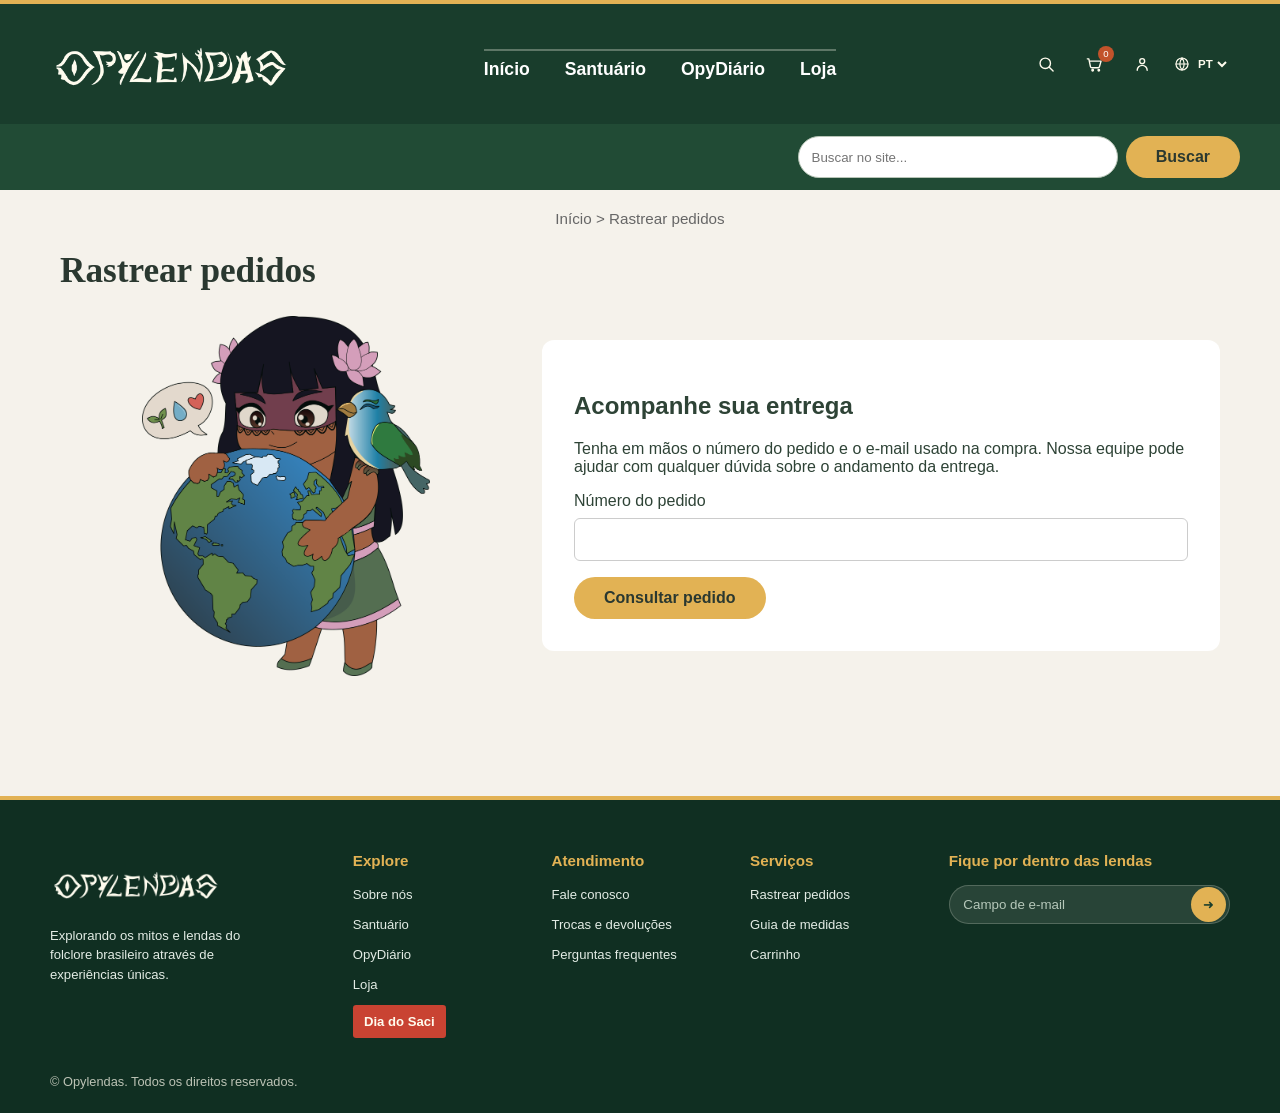
<file: telas/rastrear-pedidos.html>
<!DOCTYPE html>
<html lang="pt-BR">
<head>
  <meta charset="UTF-8">
  <meta name="viewport" content="width=device-width, initial-scale=1.0">
  <title>Opylendas - Rastrear pedidos</title>
  <link rel="stylesheet" href="../style.css">
</head>
<body>
  <a class="skip-link" href="#conteudo-principal">Ir para o conteúdo principal</a>
  <header class="header-site">
    <a href="../index.html" class="brand-link" aria-label="Opylendas - Início">
      <img src="../assets/Logos/Logo opylendas Claro Novo.png" alt="Opylendas" class="logo-img">
    </a>
    <nav class="nav-links-center">
      <a href="../index.html" data-i18n="nav.home">Início</a>
      <a href="santuario.html" data-i18n="nav.sanctuary">Santuário</a>
      <a href="diario.html" data-i18n="nav.diary">OpyDiário</a>
      <a href="loja.html" data-i18n="nav.store">Loja</a>
    </nav>
    <div class="header-actions">
      <button type="button" class="header-icon-button" id="site-search-toggle" aria-label="Abrir busca" aria-expanded="false"><svg viewBox="0 0 24 24" aria-hidden="true"><circle cx="10.8" cy="10.8" r="6.8"></circle><path d="m16 16 5 5"></path></svg></button>
      <a href="carrinho.html" class="header-icon-button cart-link" aria-label="Carrinho"><svg viewBox="0 0 24 24" aria-hidden="true"><path d="M3 5h2l2.1 10.1a2 2 0 0 0 2 1.6h7.8a2 2 0 0 0 1.9-1.4L21 8H6"></path><circle cx="10" cy="20" r="1"></circle><circle cx="18" cy="20" r="1"></circle></svg><span class="cart-count" aria-label="Itens no carrinho">0</span></a>
      <a href="sobre.html" class="header-icon-button" aria-label="Perfil e sobre nós"><svg viewBox="0 0 24 24" aria-hidden="true"><circle cx="12" cy="8" r="3.2"></circle><path d="M5.5 20a6.5 6.5 0 0 1 13 0"></path></svg></a>
      <label class="language-picker" for="language-select"><svg class="language-icon" viewBox="0 0 24 24" aria-hidden="true"><circle cx="12" cy="12" r="9"></circle><path d="M3 12h18M12 3a14 14 0 0 1 0 18M12 3a14 14 0 0 0 0 18"></path></svg><select id="language-select" aria-label="Selecionar idioma"><option value="pt-BR">PT</option><option value="es">ES</option><option value="en">EN</option></select></label>
    </div>
  </header>
  <form class="site-search" id="site-search-form" role="search" hidden>
    <label for="site-search-input" class="sr-only">Buscar no site</label>
    <input id="site-search-input" type="search" placeholder="Buscar no site..." data-i18n-placeholder="search.placeholder">
    <button type="submit" class="btn-yellow">Buscar</button>
  </form>
<main id="conteudo-principal" class="main-container">
    <div class="breadcrumb"><a href="../index.html">Início</a> &gt; Rastrear pedidos</div>
    <h1 class="page-title">Rastrear pedidos</h1>
    <div class="service-layout">
      <img class="service-image" src="../assets/Chibis/rastreiepedido.png" alt="Personagem OpyLendas sobre rastreamento de pedidos">
      <div class="service-content"><h2>Acompanhe sua entrega</h2><p>Tenha em mãos o número do pedido e o e-mail usado na compra. Nossa equipe pode ajudar com qualquer dúvida sobre o andamento da entrega.</p><form onsubmit="event.preventDefault(); alert('Em breve você poderá consultar o pedido por aqui.');"><label for="pedido">Número do pedido</label><input id="pedido" type="text" required style="display:block; width:100%; padding:0.8rem; margin:0.5rem 0 1rem; border:1px solid #ccc; border-radius:6px;"><button type="submit" class="btn-yellow">Consultar pedido</button></form></div>
    </div>
  </main>
  <footer class="footer-site">
    <div class="footer-content">
      <div class="footer-columns">
        <section class="footer-brand"><img src="../assets/Logos/Logo opylendas Claro Novo.png" alt="Opylendas"><p data-i18n="footer.description">Explorando os mitos e lendas do folclore brasileiro através de experiências únicas.</p></section>
        <section><h2 data-i18n="footer.explore">Explore</h2><a href="sobre.html" data-i18n="footer.about">Sobre nós</a><a href="santuario.html" data-i18n="nav.sanctuary">Santuário</a><a href="diario.html" data-i18n="nav.diary">OpyDiário</a><a href="loja.html" data-i18n="nav.store">Loja</a><a href="dia-do-saci.html" class="dia-saci-link">Dia do Saci</a></section>
        <section><h2 data-i18n="footer.support">Atendimento</h2><a href="contato.html" data-i18n="footer.contact">Fale conosco</a><a href="trocas-devolucoes.html" data-i18n="footer.returns">Trocas e devoluções</a><a href="contato.html" data-i18n="footer.faq">Perguntas frequentes</a></section>
        <section><h2 data-i18n="footer.services">Serviços</h2><a href="rastrear-pedidos.html" data-i18n="footer.track">Rastrear pedidos</a><a href="guia-medidas.html" data-i18n="footer.size">Guia de medidas</a><a href="carrinho.html" data-i18n="footer.cart">Carrinho</a></section>
        <section class="footer-newsletter"><h2 data-i18n="footer.newsletter">Fique por dentro das lendas</h2><form id="newsletter-form"><label for="newsletter-email" class="sr-only">Seu e-mail</label><input id="newsletter-email" type="email" placeholder="Campo de e-mail" data-i18n-placeholder="footer.email" required><button type="submit" aria-label="Assinar newsletter">➜</button></form><p id="newsletter-feedback" class="newsletter-feedback" aria-live="polite"></p></section>
      </div>
      <div class="footer-bottom"><span data-i18n="footer.copyright">© Opylendas. Todos os direitos reservados.</span></div>
    </div>
  </footer>
  <script src="../script.js"></script>
</body>
</html>
</file>
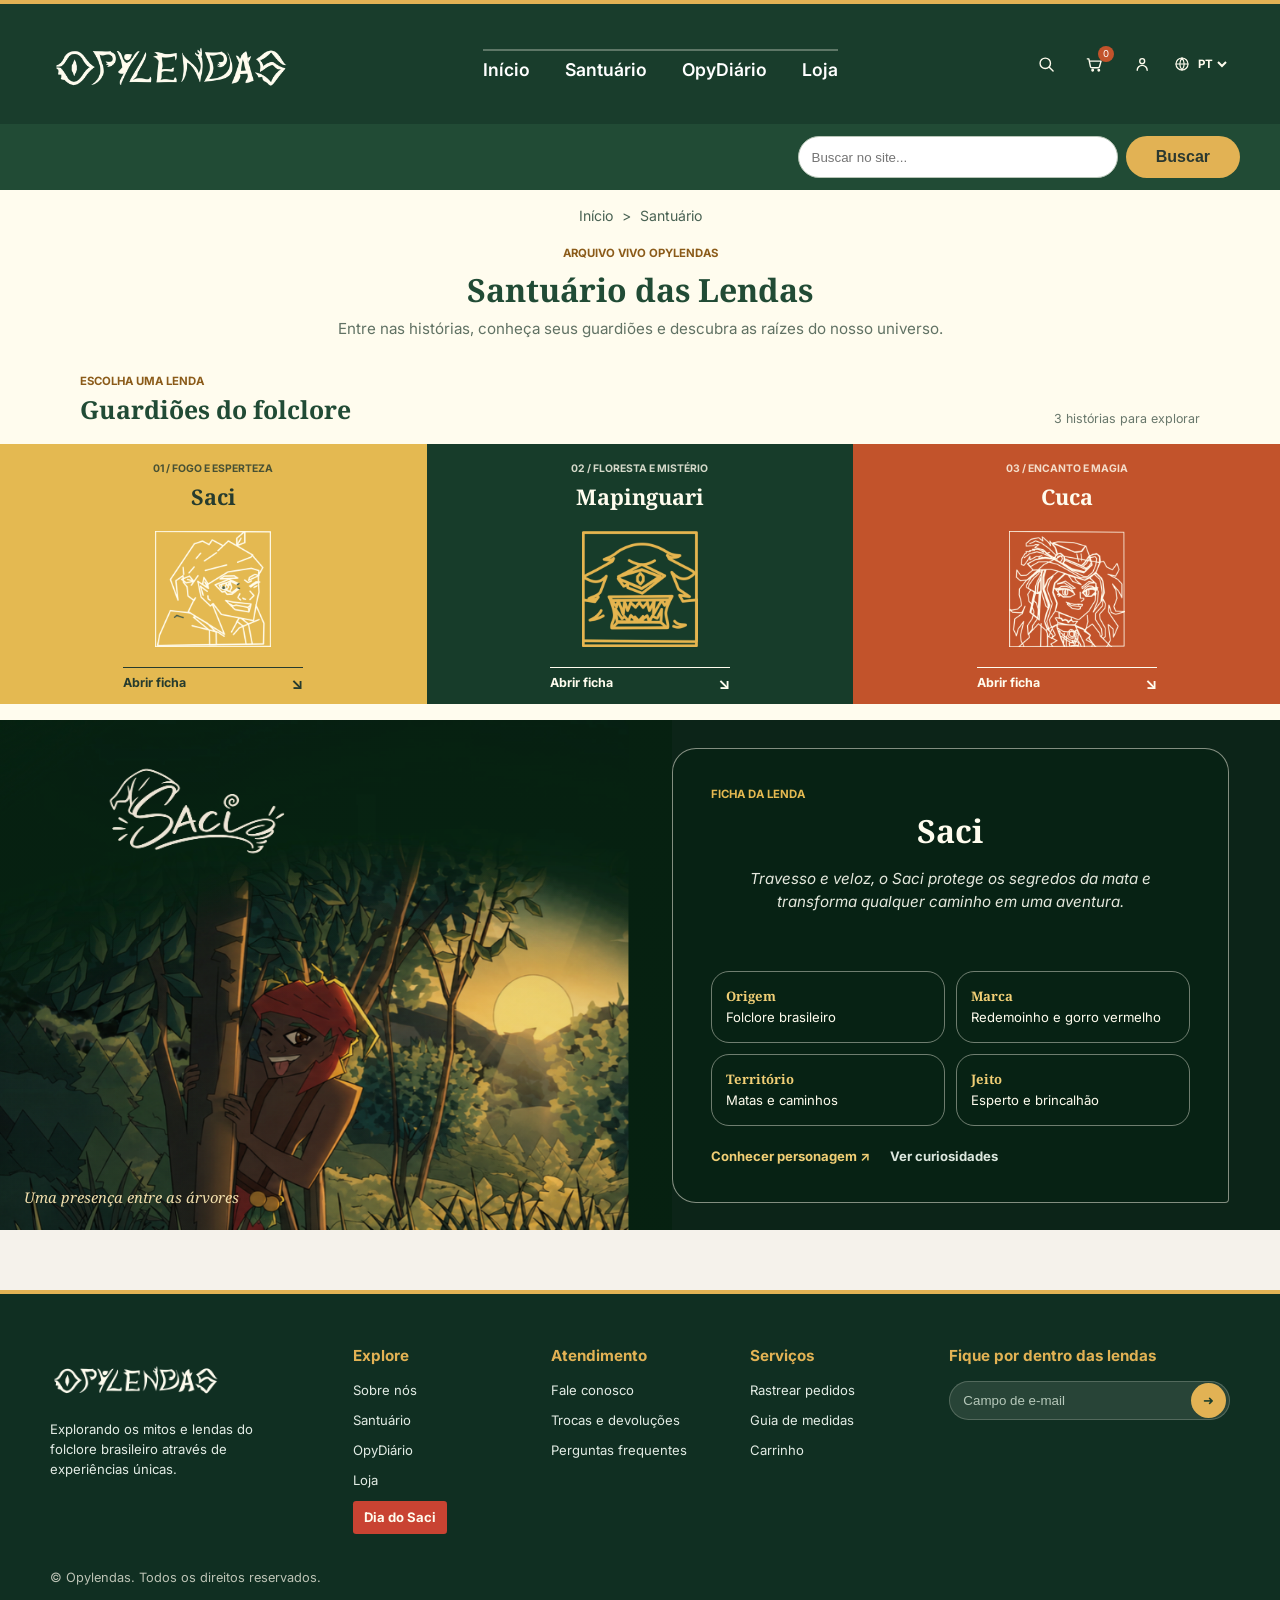
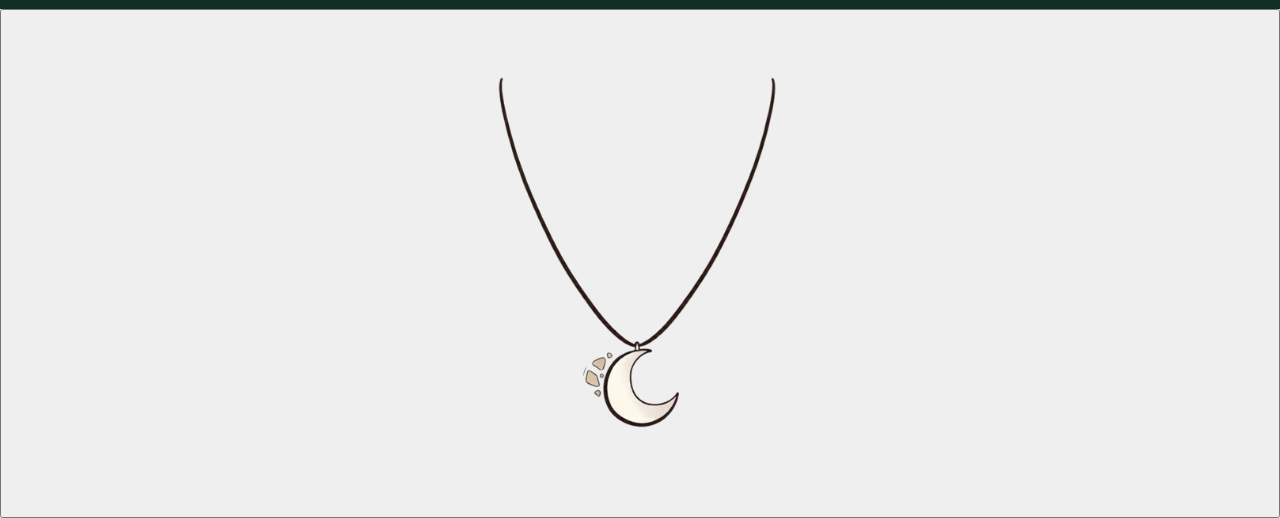
<file: telas/santuario.html>
<!DOCTYPE html>
<html lang="pt-BR">
<head>
  <meta charset="UTF-8">
  <meta name="viewport" content="width=device-width, initial-scale=1.0">
  <title>Opylendas - Santuário das Lendas</title>
  <link rel="stylesheet" href="../style.css">
  <link rel="stylesheet" href="santuario.css">
  <link href="https://fonts.googleapis.com/css2?family=Inter:wght@400;500;600;700&family=Noto+Serif:wght@700&display=swap" rel="stylesheet">
</head>
<body>
  <header class="header-site">
    <a href="../index.html" class="brand-link" aria-label="Opylendas - Início">
      <img src="../assets/Logos/Logo opylendas Claro Novo.png" alt="Opylendas" class="logo-img">
    </a>
    <nav class="nav-links-center">
      <a href="../index.html" data-i18n="nav.home">Início</a>
      <a href="santuario.html" data-i18n="nav.sanctuary">Santuário</a>
      <a href="diario.html" data-i18n="nav.diary">OpyDiário</a>
      <a href="loja.html" data-i18n="nav.store">Loja</a>
    </nav>
    <div class="header-actions">
      <button type="button" class="header-icon-button" id="site-search-toggle" aria-label="Abrir busca" aria-expanded="false"><svg viewBox="0 0 24 24" aria-hidden="true"><circle cx="10.8" cy="10.8" r="6.8"></circle><path d="m16 16 5 5"></path></svg></button>
      <a href="carrinho.html" class="header-icon-button cart-link" aria-label="Carrinho"><svg viewBox="0 0 24 24" aria-hidden="true"><path d="M3 5h2l2.1 10.1a2 2 0 0 0 2 1.6h7.8a2 2 0 0 0 1.9-1.4L21 8H6"></path><circle cx="10" cy="20" r="1"></circle><circle cx="18" cy="20" r="1"></circle></svg><span class="cart-count" aria-label="Itens no carrinho">0</span></a>
      <a href="sobre.html" class="header-icon-button" aria-label="Perfil e sobre nós"><svg viewBox="0 0 24 24" aria-hidden="true"><circle cx="12" cy="8" r="3.2"></circle><path d="M5.5 20a6.5 6.5 0 0 1 13 0"></path></svg></a>
      <label class="language-picker" for="language-select"><svg class="language-icon" viewBox="0 0 24 24" aria-hidden="true"><circle cx="12" cy="12" r="9"></circle><path d="M3 12h18M12 3a14 14 0 0 1 0 18M12 3a14 14 0 0 0 0 18"></path></svg><select id="language-select" aria-label="Selecionar idioma"><option value="pt-BR">PT</option><option value="es">ES</option><option value="en">EN</option></select></label>
    </div>
  </header>
  <form class="site-search" id="site-search-form" role="search" hidden>
    <label for="site-search-input" class="sr-only">Buscar no site</label>
    <input id="site-search-input" type="search" placeholder="Buscar no site..." data-i18n-placeholder="search.placeholder">
    <button type="submit" class="btn-yellow">Buscar</button>
  </form>
<main id="conteudo-principal" class="santuario-experiencia">
    <section class="santuario-abertura">
      <div class="santuario-breadcrumb"><a href="../index.html">Início</a><span>&gt;</span><span>Santuário</span></div>
      <p class="santuario-selo">Arquivo vivo OpyLendas</p>
      <h1>Santuário das Lendas</h1>
      <p>Entre nas histórias, conheça seus guardiões e descubra as raízes do nosso universo.</p>
    </section>
    <section class="santuario-selecao" aria-labelledby="santuario-selecao-titulo">
      <div class="santuario-selecao-cabecalho"><div><p class="santuario-selo">Escolha uma lenda</p><h2 id="santuario-selecao-titulo">Guardiões do folclore</h2></div><span class="santuario-contagem">3 histórias para explorar</span></div>
      <div class="santuario-lendas">
        <button class="santuario-lenda santuario-lenda-saci selecionada" data-lenda="saci"><span class="santuario-lenda-numero">01 / FOGO E ESPERTEZA</span><strong class="santuario-lenda-nome">Saci</strong><img class="santuario-lenda-icone" src="../assets/santuario/icone_saci.png" alt="Ilustração do Saci"><span class="santuario-lenda-acao">Abrir ficha <span>↘</span></span></button>
        <button class="santuario-lenda santuario-lenda-mapinguari" data-lenda="mapinguari"><span class="santuario-lenda-numero">02 / FLORESTA E MISTÉRIO</span><strong class="santuario-lenda-nome">Mapinguari</strong><img class="santuario-lenda-icone" src="../assets/santuario/icone_mapinguari.png" alt="Ilustração do Mapinguari"><span class="santuario-lenda-acao">Abrir ficha <span>↘</span></span></button>
        <button class="santuario-lenda santuario-lenda-cuca" data-lenda="cuca"><span class="santuario-lenda-numero">03 / ENCANTO E MAGIA</span><strong class="santuario-lenda-nome">Cuca</strong><img class="santuario-lenda-icone" src="../assets/santuario/icone_cuca.png" alt="Ilustração da Cuca"><span class="santuario-lenda-acao">Abrir ficha <span>↘</span></span></button>
      </div>
    </section>
    <section class="santuario-ficha" aria-live="polite">
      <div class="santuario-ficha-arte" id="santuario-ficha-arte"><span class="santuario-ficha-assinatura">Uma presença entre as árvores</span></div>
      <div class="santuario-ficha-conteudo"><p class="santuario-selo">Ficha da lenda</p><h2 id="santuario-ficha-titulo">Saci</h2><p id="santuario-ficha-descricao" class="santuario-ficha-descricao">Travesso e veloz, o Saci protege os segredos da mata e transforma qualquer caminho em uma aventura.</p><dl class="santuario-dados"><div><dt>Origem</dt><dd id="santuario-ficha-origem">Folclore brasileiro</dd></div><div><dt>Marca</dt><dd id="santuario-ficha-marca">Redemoinho e gorro vermelho</dd></div><div><dt>Território</dt><dd id="santuario-ficha-territorio">Matas e caminhos</dd></div><div><dt>Jeito</dt><dd id="santuario-ficha-jeito">Esperto e brincalhão</dd></div></dl><div class="santuario-ficha-acoes"><a class="santuario-ficha-link" href="personagens.html">Conhecer personagem ↗</a><a class="santuario-ficha-link santuario-ficha-link-secundario" href="curiosidades.html">Ver curiosidades</a></div></div>
    </section>
  </main>
  <footer class="footer-site">
    <div class="footer-content">
      <div class="footer-columns">
        <section class="footer-brand"><img src="../assets/Logos/Logo opylendas Claro Novo.png" alt="Opylendas"><p data-i18n="footer.description">Explorando os mitos e lendas do folclore brasileiro através de experiências únicas.</p></section>
        <section><h2 data-i18n="footer.explore">Explore</h2><a href="sobre.html" data-i18n="footer.about">Sobre nós</a><a href="santuario.html" data-i18n="nav.sanctuary">Santuário</a><a href="diario.html" data-i18n="nav.diary">OpyDiário</a><a href="loja.html" data-i18n="nav.store">Loja</a><a href="dia-do-saci.html" class="dia-saci-link">Dia do Saci</a></section>
        <section><h2 data-i18n="footer.support">Atendimento</h2><a href="contato.html" data-i18n="footer.contact">Fale conosco</a><a href="trocas-devolucoes.html" data-i18n="footer.returns">Trocas e devoluções</a><a href="contato.html" data-i18n="footer.faq">Perguntas frequentes</a></section>
        <section><h2 data-i18n="footer.services">Serviços</h2><a href="rastrear-pedidos.html" data-i18n="footer.track">Rastrear pedidos</a><a href="guia-medidas.html" data-i18n="footer.size">Guia de medidas</a><a href="carrinho.html" data-i18n="footer.cart">Carrinho</a></section>
        <section class="footer-newsletter"><h2 data-i18n="footer.newsletter">Fique por dentro das lendas</h2><form id="newsletter-form"><label for="newsletter-email" class="sr-only">Seu e-mail</label><input id="newsletter-email" type="email" placeholder="Campo de e-mail" data-i18n-placeholder="footer.email" required><button type="submit" aria-label="Assinar newsletter">➜</button></form><p id="newsletter-feedback" class="newsletter-feedback" aria-live="polite"></p></section>
      </div>
      <div class="footer-bottom"><span data-i18n="footer.copyright">© Opylendas. Todos os direitos reservados.</span></div>
    </div>
  </footer>
<script src="../script.js"></script>
  <script>
    const lendas = {
      saci: { titulo: 'Saci', descricao: 'Travesso e veloz, o Saci protege os segredos da mata e transforma qualquer caminho em uma aventura.', origem: 'Folclore brasileiro', marca: 'Redemoinho e gorro vermelho', territorio: 'Matas e caminhos', jeito: 'Esperto e brincalhão', arte: '../assets/santuario/santuario_saci.png' },
      mapinguari: { titulo: 'Mapinguari', descricao: 'Guardião imenso da floresta, conhecido por sua força e pelo mistério que acompanha seus passos.', origem: 'Lendas amazônicas', marca: 'Pegadas e floresta fechada', territorio: 'Floresta profunda', jeito: 'Forte e protetor', arte: '../assets/santuario/santuario_mapinguari.png' },
      cuca: { titulo: 'Cuca', descricao: 'Uma feiticeira de presença marcante, cheia de histórias, poções e segredos para quem se atreve a ouvir.', origem: 'Folclore brasileiro', marca: 'Magia e encantamento', territorio: 'Casa e mata', jeito: 'Misteriosa e criativa', arte: '../assets/santuario/santuario_cuca.png' }
    };
    document.querySelectorAll('.santuario-lenda').forEach(button => button.addEventListener('click', () => {
      const lenda = lendas[button.dataset.lenda];
      document.querySelectorAll('.santuario-lenda').forEach(item => item.classList.remove('selecionada'));
      button.classList.add('selecionada');
      document.getElementById('santuario-ficha-titulo').textContent = lenda.titulo;
      document.getElementById('santuario-ficha-descricao').textContent = lenda.descricao;
      document.getElementById('santuario-ficha-origem').textContent = lenda.origem;
      document.getElementById('santuario-ficha-marca').textContent = lenda.marca;
      document.getElementById('santuario-ficha-territorio').textContent = lenda.territorio;
      document.getElementById('santuario-ficha-jeito').textContent = lenda.jeito;
      document.getElementById('santuario-ficha-arte').style.setProperty('--santuario-arte', `url("${lenda.arte}")`);
    }));
  </script>
</body>
</html>
</file>
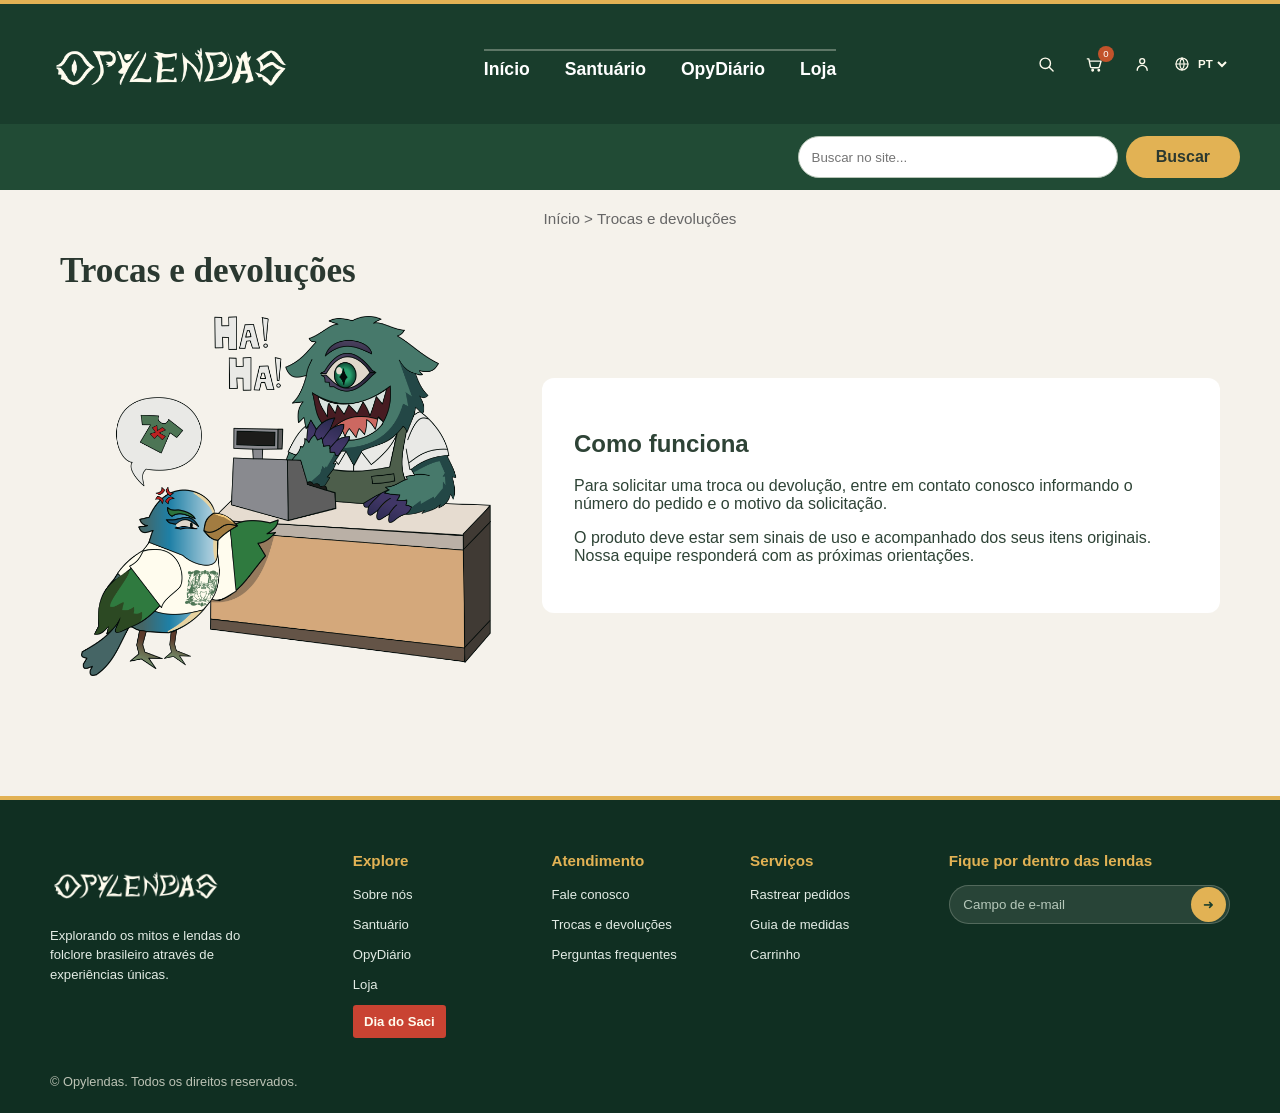
<file: telas/trocas-devolucoes.html>
<!DOCTYPE html>
<html lang="pt-BR">
<head>
  <meta charset="UTF-8">
  <meta name="viewport" content="width=device-width, initial-scale=1.0">
  <title>Opylendas - Trocas e devoluções</title>
  <link rel="stylesheet" href="../style.css">
</head>
<body>
  <a class="skip-link" href="#conteudo-principal">Ir para o conteúdo principal</a>
  <header class="header-site">
    <a href="../index.html" class="brand-link" aria-label="Opylendas - Início">
      <img src="../assets/Logos/Logo opylendas Claro Novo.png" alt="Opylendas" class="logo-img">
    </a>
    <nav class="nav-links-center">
      <a href="../index.html" data-i18n="nav.home">Início</a>
      <a href="santuario.html" data-i18n="nav.sanctuary">Santuário</a>
      <a href="diario.html" data-i18n="nav.diary">OpyDiário</a>
      <a href="loja.html" data-i18n="nav.store">Loja</a>
    </nav>
    <div class="header-actions">
      <button type="button" class="header-icon-button" id="site-search-toggle" aria-label="Abrir busca" aria-expanded="false"><svg viewBox="0 0 24 24" aria-hidden="true"><circle cx="10.8" cy="10.8" r="6.8"></circle><path d="m16 16 5 5"></path></svg></button>
      <a href="carrinho.html" class="header-icon-button cart-link" aria-label="Carrinho"><svg viewBox="0 0 24 24" aria-hidden="true"><path d="M3 5h2l2.1 10.1a2 2 0 0 0 2 1.6h7.8a2 2 0 0 0 1.9-1.4L21 8H6"></path><circle cx="10" cy="20" r="1"></circle><circle cx="18" cy="20" r="1"></circle></svg><span class="cart-count" aria-label="Itens no carrinho">0</span></a>
      <a href="sobre.html" class="header-icon-button" aria-label="Perfil e sobre nós"><svg viewBox="0 0 24 24" aria-hidden="true"><circle cx="12" cy="8" r="3.2"></circle><path d="M5.5 20a6.5 6.5 0 0 1 13 0"></path></svg></a>
      <label class="language-picker" for="language-select"><svg class="language-icon" viewBox="0 0 24 24" aria-hidden="true"><circle cx="12" cy="12" r="9"></circle><path d="M3 12h18M12 3a14 14 0 0 1 0 18M12 3a14 14 0 0 0 0 18"></path></svg><select id="language-select" aria-label="Selecionar idioma"><option value="pt-BR">PT</option><option value="es">ES</option><option value="en">EN</option></select></label>
    </div>
  </header>
  <form class="site-search" id="site-search-form" role="search" hidden>
    <label for="site-search-input" class="sr-only">Buscar no site</label>
    <input id="site-search-input" type="search" placeholder="Buscar no site..." data-i18n-placeholder="search.placeholder">
    <button type="submit" class="btn-yellow">Buscar</button>
  </form>
<main id="conteudo-principal" class="main-container">
    <div class="breadcrumb"><a href="../index.html">Início</a> &gt; Trocas e devoluções</div>
    <h1 class="page-title">Trocas e devoluções</h1>
    <div class="service-layout">
      <img class="service-image" src="../assets/Chibis/troca_e_dev.png" alt="Personagem OpyLendas sobre trocas e devoluções">
      <div class="service-content"><h2>Como funciona</h2><p>Para solicitar uma troca ou devolução, entre em contato conosco informando o número do pedido e o motivo da solicitação.</p><p>O produto deve estar sem sinais de uso e acompanhado dos seus itens originais. Nossa equipe responderá com as próximas orientações.</p></div>
    </div>
  </main>
  <footer class="footer-site">
    <div class="footer-content">
      <div class="footer-columns">
        <section class="footer-brand"><img src="../assets/Logos/Logo opylendas Claro Novo.png" alt="Opylendas"><p data-i18n="footer.description">Explorando os mitos e lendas do folclore brasileiro através de experiências únicas.</p></section>
        <section><h2 data-i18n="footer.explore">Explore</h2><a href="sobre.html" data-i18n="footer.about">Sobre nós</a><a href="santuario.html" data-i18n="nav.sanctuary">Santuário</a><a href="diario.html" data-i18n="nav.diary">OpyDiário</a><a href="loja.html" data-i18n="nav.store">Loja</a><a href="dia-do-saci.html" class="dia-saci-link">Dia do Saci</a></section>
        <section><h2 data-i18n="footer.support">Atendimento</h2><a href="contato.html" data-i18n="footer.contact">Fale conosco</a><a href="trocas-devolucoes.html" data-i18n="footer.returns">Trocas e devoluções</a><a href="contato.html" data-i18n="footer.faq">Perguntas frequentes</a></section>
        <section><h2 data-i18n="footer.services">Serviços</h2><a href="rastrear-pedidos.html" data-i18n="footer.track">Rastrear pedidos</a><a href="guia-medidas.html" data-i18n="footer.size">Guia de medidas</a><a href="carrinho.html" data-i18n="footer.cart">Carrinho</a></section>
        <section class="footer-newsletter"><h2 data-i18n="footer.newsletter">Fique por dentro das lendas</h2><form id="newsletter-form"><label for="newsletter-email" class="sr-only">Seu e-mail</label><input id="newsletter-email" type="email" placeholder="Campo de e-mail" data-i18n-placeholder="footer.email" required><button type="submit" aria-label="Assinar newsletter">➜</button></form><p id="newsletter-feedback" class="newsletter-feedback" aria-live="polite"></p></section>
      </div>
      <div class="footer-bottom"><span data-i18n="footer.copyright">© Opylendas. Todos os direitos reservados.</span></div>
    </div>
  </footer>
  <script src="../script.js"></script>
</body>
</html>
</file>
<file: style.css>
:root {
  --opy-verde-escuro: #214B35;
  --opy-creme-fundo: #fffcee;
  --opy-texto-claro: #fffcee;
  --opy-texto-escuro: #2a3830;
  --largura-conteudo: 92%; 
  --largura-maxima: 1600px;
}

* {
  box-sizing: border-box;
}

body {
  margin: 0;
  padding: 0;
  min-height: 100vh;
  display: flex;
  flex-direction: column;
  font-family: 'Inter', sans-serif;
  background-color: #f5f2eb;
  color: #2e4336;
  transition: background-color 0.5s ease;
}

main {
  flex: 1;
}

/* CLASSE PRINCIPAL PARA OCULTAR TELAS */
.hidden {
  display: none !important;
}

.skip-link {
  position: fixed;
  top: 0.75rem;
  left: 0.75rem;
  z-index: 3000;
  padding: 0.65rem 0.9rem;
  border-radius: 8px;
  background: #e2b254;
  color: #193d2c;
  font-weight: 700;
  text-decoration: none;
  transform: translateY(-180%);
  transition: transform 0.2s ease;
}

.skip-link:focus {
  transform: translateY(0);
  outline: 3px solid #fffcee;
  outline-offset: 2px;
}

:focus-visible {
  outline: 3px solid #e2b254;
  outline-offset: 3px;
}

.form-feedback {
  min-height: 1.4em;
  margin: 0.85rem 0 0;
  font-size: 0.9rem;
  line-height: 1.4;
}

.form-feedback-sucesso {
  color: #2d7549;
  font-weight: 600;
}

.main-container {
  width: 100%;
  max-width: 1200px;
  margin: 0 auto;
  padding: 20px 20px 60px 20px;
  box-sizing: border-box;
}

/* CABEÇALHO */
.header-site {
  display: flex !important;
  align-items: center !important;
  justify-content: space-between !important;
  flex: 0 0 auto;
  min-height: 120px;
  padding: 15px 50px !important;
  background-color: #193d2c !important;
  border-top: 4px solid #e2b254;
  width: 100% !important;
  box-sizing: border-box !important;
}

.brand-link { display: flex; align-items: center; }

.header-actions {
  display: flex;
  align-items: center;
  gap: 1rem;
}

.header-icon-button {
  position: relative;
  display: grid;
  width: 2rem;
  height: 2rem;
  place-items: center;
  border: 0;
  background: transparent;
  color: #fffcee;
  font-size: 1.15rem;
  text-decoration: none;
  cursor: pointer;
}

.header-icon-button svg,
.language-icon {
  width: 1.15rem;
  height: 1.15rem;
  fill: none;
  stroke: currentColor;
  stroke-linecap: round;
  stroke-linejoin: round;
  stroke-width: 1.8;
}

.language-icon {
  width: 1rem;
  height: 1rem;
}

.dia-saci-link {
  display: inline-flex !important;
  width: fit-content;
  padding: 0.42rem 0.7rem !important;
  border-radius: 0.2rem;
  background: #c94332;
  color: #fffcee !important;
  font-weight: 700;
}

.dia-saci-link:hover,
.dia-saci-link:focus-visible {
  background: #e04d38;
  color: #fff !important;
}

.cart-count {
  position: absolute;
  top: -0.15rem;
  right: -0.25rem;
  display: grid;
  width: 1rem;
  height: 1rem;
  place-items: center;
  border-radius: 50%;
  background: #c2532b;
  color: #fff;
  font-size: 0.6rem;
}

.language-picker {
  display: flex;
  align-items: center;
  gap: 0.25rem;
  color: #fffcee;
}

.language-picker select {
  border: 0;
  background: transparent;
  color: #fffcee;
  font: inherit;
  font-size: 0.72rem;
  font-weight: 700;
  cursor: pointer;
}

.language-picker option { color: #193d2c; }

.site-search {
  display: flex;
  justify-content: flex-end;
  gap: 0.5rem;
  padding: 0.75rem max(1.25rem, calc((100% - 1200px) / 2));
  background: #214b35;
}

.site-search-results {
  position: absolute;
  z-index: 1100;
  top: 5.2rem;
  right: 2rem;
  width: min(420px, calc(100vw - 2rem));
  padding: 1rem;
  border: 1px solid #d5dccf;
  background: #fffcee;
  box-shadow: 0 12px 30px rgba(25, 61, 44, 0.18);
}

.site-search-results strong,
.site-search-results small {
  display: block;
}

.site-search-results strong {
  margin-bottom: 0.6rem;
  color: #193d2c;
}

.site-search-results small {
  color: #5c695f;
  line-height: 1.4;
}

.site-search-results a {
  display: block;
  padding: 0.65rem 0;
  border-top: 1px solid #e4e6dc;
  color: #214b35;
  text-decoration: none;
}

.site-search-results a:hover span {
  text-decoration: underline;
}

.site-search-results a span {
  display: block;
  font-weight: 700;
}

.site-search input {
  width: min(320px, 70vw);
  padding: 0.65rem 0.8rem;
  border: 1px solid #b8c5b7;
  border-radius: 999px;
}

.logo-img {
  height: 90px !important;
  width: auto !important;
  object-fit: contain;
  display: block;
}

.nav-links-center {
  display: flex !important;
  gap: 35px !important;
  align-items: center !important;
  border-top: 2px solid rgba(255, 252, 238, 0.3) !important;
  padding-top: 8px !important;
}

.nav-links-center a {
  font-family: 'Inter', sans-serif !important;
  font-size: 1.1rem !important;
  font-weight: 600 !important;
  color: #FFFFFF !important;
  text-decoration: none !important;
  transition: opacity 0.2s;
}

.nav-links-center a:hover {
  opacity: 0.8;
}

.nav-links-center a.active {
  color: #e2b254 !important;
}

.sobre-nos-link {
  display: flex !important;
  align-items: center !important;
  gap: 10px !important;
  font-family: 'Inter', sans-serif !important;
  font-size: 1.1rem !important;
  font-weight: 600 !important;
  color: #FFFFFF !important;
  text-decoration: none !important;
}

.sobre-nos-img {
  width: 52px !important;
  height: 52px !important;
  object-fit: contain;
}

/* CARROSSEL DE LARGURA TOTAL */
.carrossel-container {
  position: relative;
  width: 100%;
  margin: 0;
  max-height: none;
  height: auto;
  aspect-ratio: 1920 / 720;
  overflow: hidden;
  background-color: #485F4D;
}

.slide {
  position: absolute;
  width: 100%;
  height: 100%;
  opacity: 0;
  transition: opacity 0.5s ease-in-out;
}

.slide.active { opacity: 1; }

.slide img {
  width: 100%;
  height: 100%;
  object-fit: contain;
  display: block;
}

.carrossel-btn {
  position: absolute;
  top: 50%;
  transform: translateY(-50%);
  background-color: #C2532B;
  color: white;
  border: none;
  width: 45px;
  height: 45px;
  border-radius: 50%;
  cursor: pointer;
  font-size: 1.2rem;
  z-index: 10;
  display: flex;
  align-items: center;
  justify-content: center;
  padding: 0;
}

.carrossel-btn span[aria-hidden="true"] {
  display: block;
  font-size: 2.4rem;
  line-height: 1;
  transform: translateY(-2px);
}

.sr-only {
  position: absolute;
  width: 1px;
  height: 1px;
  padding: 0;
  margin: -1px;
  overflow: hidden;
  clip: rect(0, 0, 0, 0);
  white-space: nowrap;
  border: 0;
}

.btn-prev { left: 25px; }
.btn-next { right: 25px; }

.carrossel-indicadores {
  position: absolute;
  bottom: 20px;
  left: 50%;
  transform: translateX(-50%);
  display: flex;
  gap: 12px;
  z-index: 10;
}

.dot {
  width: 14px;
  height: 14px;
  background-color: rgba(255, 255, 255, 0.6);
  border-radius: 50%;
  cursor: pointer;
}

.dot.active { background-color: #C2532B; }

/* BANNER DE PRODUTOS HOME */
.banner-produtos-home {
  display: flex;
  align-items: center;
  background-color: #e2d9c8;
  min-height: 330px;
  border: 1px solid rgba(42, 56, 48, 0.08);
  border-radius: 10px;
  margin: 35px 0;
  padding: 40px 40px 0;
  gap: 40px;
  box-shadow: 0 14px 30px rgba(42, 56, 48, 0.08);
}

.home-page .banner-produtos-home {
  position: relative;
  border-top: 4px solid #e2b254;
}

.banner-produtos-img {
  position: relative;
  flex: 1;
  display: flex;
  justify-content: center;
  align-items: flex-end;
  align-self: stretch;
  overflow: hidden;
}

.banner-produtos-img::after {
  position: absolute;
  right: 10%;
  bottom: 2px;
  left: 10%;
  height: 18px;
  border-radius: 50%;
  background: rgba(42, 56, 48, 0.32);
  content: '';
  filter: blur(7px);
}

.banner-produtos-img img {
  max-width: 100%;
  height: auto;
  object-fit: contain;
  display: block;
  align-self: flex-end;
  position: relative;
  z-index: 1;
}

.placeholder-img {
  width: 100%;
  height: 250px;
  background: #d0c4b0;
  display: flex;
  flex-direction: column;
  justify-content: center;
  align-items: center;
  border: 2px dashed #485f4d;
  font-size: 1.8rem;
  border-radius: 6px;
}

.banner-produtos-texto {
  flex: 1;
  min-width: 0;
  padding-bottom: 40px;
}

.banner-produtos-texto p {
  overflow-wrap: anywhere;
}

.banner-produtos-texto h2 {
  font-family: 'Noto Serif', serif;
  font-size: 2rem;
  color: #2a3830;
  margin: 0 0 15px;
  line-height: 1.15;
}

.banner-produtos-texto p {
  max-width: 460px;
  color: #4e5a50;
  line-height: 1.65;
}

/* CARDS E GRIDS DO MENU */
.menu-cards-container {
  display: flex;
  flex-direction: column;
  gap: 30px;
}

.menu-grid-top {
  display: grid;
  grid-template-columns: 1fr 1fr;
  gap: 30px;
}

.right-column {
  display: flex;
  flex-direction: column;
  gap: 30px;
}

.card-box {
  position: relative;
  overflow: hidden;
  padding: 40px 25px;
  display: flex;
  flex-direction: column;
  justify-content: space-between;
  align-items: center;
  text-align: center;
  border: 1px solid rgba(42, 56, 48, 0.08);
  border-radius: 8px;
  box-shadow: 0 12px 24px rgba(42, 56, 48, 0.1);
  transition: transform 0.2s ease, box-shadow 0.2s ease;
}

.card-box:hover {
  transform: translateY(-4px);
  box-shadow: 0 18px 30px rgba(42, 56, 48, 0.15);
}

.card-box h2 {
  max-width: 260px;
  margin-top: 0;
  font-family: 'Noto Serif', serif;
  line-height: 1.2;
}

.card-green-large { background-color: #2D4A3E; min-height: 400px; color: white; }
.card-yellow { background-color: #E2B254; min-height: 180px; }
.card-orange { background-color: #C2532B; min-height: 180px; color: white; }

.btn-yellow {
  background-color: #E2B254;
  color: #2a3830;
  border: none;
  padding: 12px 30px;
  border-radius: 25px;
  font-weight: 600;
  cursor: pointer;
  text-decoration: none;
  font-size: 1rem;
}

.btn-green {
  background-color: #2D4A3E;
  color: white;
  border: none;
  padding: 12px 30px;
  border-radius: 25px;
  font-weight: 600;
  cursor: pointer;
  font-size: 1rem;
}

/* SANTUÁRIO / PERSONAGENS */
.breadcrumb {
  font-size: 0.95rem;
  color: #666;
  margin-bottom: 15px;
  text-align: center;
}

.breadcrumb a {
  color: inherit;
  text-decoration: none;
}

/* SOBRE NOS */
.sobre-page {
  width: min(1180px, 94%);
  margin: 0 auto;
  padding: 1.5rem 0 4rem;
}

.sobre-hero-novo {
  display: grid;
  grid-template-columns: minmax(280px, 0.9fr) minmax(0, 1.1fr);
  min-height: 350px;
  margin-top: 1rem;
  overflow: hidden;
  border-radius: 4px;
  background: #1f3027;
  color: #fffcee;
}

.sobre-hero-copy {
  display: flex;
  flex-direction: column;
  justify-content: center;
  padding: clamp(2rem, 5vw, 4rem);
}

.sobre-eyebrow {
  display: block;
  color: #e2b254;
  font-size: 0.76rem;
  font-weight: 700;
  letter-spacing: 0.14em;
  text-transform: uppercase;
}

.sobre-hero-copy h1 {
  margin: 0.6rem 0 1rem;
  color: #fffcee;
  font-family: 'Noto Serif', serif;
  font-size: clamp(2rem, 4vw, 3.1rem);
  line-height: 1.1;
}

.sobre-hero-copy p {
  max-width: 500px;
  margin: 0;
  color: #e3ece5;
  line-height: 1.7;
}

.sobre-hero-art {
  display: flex;
  align-items: end;
  justify-content: center;
  min-height: 350px;
  background: #ddd4c2;
  overflow: hidden;
}

.sobre-hero-art img {
  width: 100%;
  height: 100%;
  object-fit: cover;
  object-position: center;
}

.sobre-pilares {
  margin-top: 2rem;
  padding: 2.5rem clamp(1rem, 4vw, 3.5rem) 3rem;
  background: #1f3027;
  color: #fffcee;
}

.sobre-pilares-heading {
  margin-bottom: 2rem;
  text-align: center;
}

.sobre-pilares-heading h2,
.sobre-nome h2,
.sobre-equipe-heading h2 {
  margin: 0.45rem 0 0;
  color: inherit;
  font-family: 'Noto Serif', serif;
  font-size: clamp(1.65rem, 3vw, 2.3rem);
}

.sobre-pilares-grid {
  display: grid;
  grid-template-columns: repeat(3, 1fr);
  gap: 1.25rem;
}

.sobre-pilar {
  padding: 1.5rem 1.25rem;
  background: #fffcee;
  color: #27392e;
  text-align: center;
}

.sobre-pilar-icon {
  display: grid;
  width: 44px;
  height: 44px;
  margin: 0 auto 0.8rem;
  place-items: center;
  border-radius: 50%;
  background: #819587;
  color: #fffcee;
  font-size: 1.35rem;
}

.sobre-pilar-icon img {
  width: 28px;
  height: 28px;
  object-fit: contain;
}

.sobre-pilar h3 {
  margin: 0 0 0.7rem;
  font-family: 'Noto Serif', serif;
  font-size: 1.15rem;
}

.sobre-pilar p {
  margin: 0;
  color: #536057;
  font-size: 0.9rem;
  line-height: 1.6;
}

.sobre-nome {
  display: grid;
  grid-template-columns: minmax(220px, 0.7fr) minmax(0, 1.3fr);
  gap: 2rem;
  align-items: center;
  margin-top: 2rem;
  padding: 2.25rem clamp(1.25rem, 4vw, 3.5rem);
  background: #fff;
  border: 1px solid #e5ddce;
}

.sobre-nome-mark {
  display: grid;
  width: 100%;
  aspect-ratio: 1;
  min-height: 220px;
  place-items: center;
  overflow: hidden;
  background: #eef2ea;
}

.sobre-nome-mark img {
  width: 100%;
  height: 100%;
  object-fit: contain;
}

.sobre-nome h2 { color: var(--opy-verde-escuro); }
.sobre-nome p { margin: 0.8rem 0 0; color: #536057; line-height: 1.7; }

.sobre-equipe { margin-top: 3rem; }
.sobre-equipe-heading { margin-bottom: 1.5rem; text-align: center; }
.sobre-equipe-heading h2 { color: var(--opy-verde-escuro); }

.sobre-equipe-grid {
  display: grid;
  grid-template-columns: repeat(3, 1fr);
  gap: 1.5rem;
}

.sobre-equipe-card {
  position: relative;
  padding: 0 1.25rem 1.5rem;
  background: #1f3027;
  color: #fffcee;
  text-align: center;
}

.sobre-equipe-card img {
  display: block;
  width: 170px;
  height: 190px;
  margin: -1rem auto 0.8rem;
  object-fit: contain;
  object-position: bottom;
  background: #c5d0c5;
}

.sobre-equipe-card h3 {
  margin: 0 0 0.45rem;
  color: #e2b254;
  font-family: 'Noto Serif', serif;
}

.sobre-equipe-card p { margin: 0; color: #dbe5dc; font-size: 0.9rem; line-height: 1.55; }

@media (max-width: 700px) {
  .sobre-hero-novo { grid-template-columns: 1fr; }
  .sobre-hero-art { min-height: 230px; }
  .sobre-pilares-grid,
  .sobre-equipe-grid { grid-template-columns: 1fr; }
  .sobre-nome { grid-template-columns: 1fr; text-align: center; }
  .sobre-nome-mark { min-height: 100px; }
}

.page-title {
  font-family: 'Noto Serif', serif;
  font-size: 2.2rem;
  color: #2a3830;
  margin-bottom: 25px;
}

.characters-grid {
  display: grid;
  grid-template-columns: repeat(2, 1fr);
  gap: 40px;
  margin-top: 30px;
}

.character-card {
  display: grid;
  grid-template-columns: minmax(180px, 0.9fr) minmax(0, 1.6fr);
  gap: 0;
  align-items: stretch;
  min-height: 300px;
  background-color: var(--opy-verde-escuro);
  border-radius: 8px;
  overflow: hidden;
}

.character-visual,
.character-content {
  min-width: 0;
  min-height: 300px;
  background-color: transparent;
}

.character-visual {
  display: flex;
  align-items: end;
  justify-content: center;
  padding: 12px 8px 0;
  overflow: hidden;
}

.character-img {
  width: 100%;
  height: 100%;
  max-width: none;
  max-height: none;
  object-fit: contain;
  transform: translateY(32%) scale(1.45);
  transform-origin: bottom center;
  pointer-events: none;
}

.character-content {
  color: var(--opy-texto-claro);
  text-align: left;
  padding: 28px 26px 28px 10px;
  display: flex;
  flex-direction: column;
  justify-content: center;
}

.character-name {
  font-family: 'Noto Serif', serif;
  font-size: 1.5rem;
  margin-bottom: 8px;
  color: #E2B254;
}

.character-description {
  font-size: 0.95rem;
  line-height: 1.5;
  margin: 0;
  overflow-wrap: anywhere;
}

/* CONTATO E SERVICOS */
.contact-layout {
  display: grid;
  grid-template-columns: minmax(220px, 0.8fr) minmax(320px, 1.2fr);
  gap: 30px;
  align-items: center;
  margin-top: 1rem;
}

.contact-chibi,
.contact-form-box,
.service-content {
  background: white;
  border-radius: 12px;
  padding: 2rem;
}

.contact-chibi {
  min-height: 360px;
  display: flex;
  align-items: end;
  justify-content: center;
  overflow: hidden;
}

.contact-chibi img {
  max-width: 100%;
  max-height: 340px;
  object-fit: contain;
}

.service-layout {
  display: grid;
  grid-template-columns: minmax(220px, 0.8fr) minmax(320px, 1.2fr);
  gap: 30px;
  align-items: center;
  margin-top: 1rem;
}

.service-image {
  width: 100%;
  max-height: 360px;
  object-fit: contain;
}

.diario-manutencao {
  display: grid;
  grid-template-columns: minmax(0, 1fr) minmax(240px, 0.8fr);
  align-items: center;
  gap: 2rem;
  margin-top: 1rem;
  padding: 2.5rem clamp(1.25rem, 4vw, 3rem);
  overflow: hidden;
  border-radius: 16px;
  background: #1f3027;
  color: #fffcee;
}

.diario-manutencao-texto h2 {
  margin: 0 0 1rem;
  color: #e2b254;
  font-family: 'Noto Serif', serif;
  font-size: 1.8rem;
}

.diario-manutencao-texto p {
  max-width: 540px;
  margin: 0 0 1rem;
  color: #e2ebe3;
  line-height: 1.7;
}

.diario-manutencao-texto p:last-child { margin-bottom: 0; }

.diario-manutencao-arte {
  display: flex;
  align-items: end;
  justify-content: center;
  min-height: 260px;
}

.diario-manutencao-arte img {
  display: block;
  width: min(100%, 320px);
  max-height: 310px;
  object-fit: contain;
}

/* LOJA E PRODUTOS */
.store-grid-2 {
  display: grid;
  grid-template-columns: repeat(auto-fill, minmax(260px, 1fr));
  gap: 30px;
  margin-top: 25px;
}

.product-card {
  background: #fff;
  border: 1px solid rgba(42, 56, 48, 0.1);
  border-radius: 9px;
  overflow: hidden;
  cursor: pointer;
  box-shadow: 0 5px 14px rgba(42, 56, 48, 0.09);
  transition: transform 0.2s ease, box-shadow 0.2s ease;
}

.product-card:hover {
  transform: translateY(-4px);
  box-shadow: 0 14px 24px rgba(42, 56, 48, 0.16);
}

.product-image-container {
  position: relative;
  height: 260px;
  background-color: #faf7ef;
  display: flex;
  align-items: center;
  justify-content: center;
  padding: 15px;
  overflow: hidden;
}

.product-image-container img {
  max-width: 100%;
  max-height: 100%;
  object-fit: contain;
  display: block;
}

.product-image-container img.product-image-hover {
  position: absolute;
  inset: 15px;
  width: calc(100% - 30px);
  height: calc(100% - 30px);
  max-width: none;
  max-height: none;
  z-index: 2;
  opacity: 0;
  transition: opacity 180ms ease;
}

.product-card:hover .product-image-container img:not(.product-image-hover),
.product-card:focus-within .product-image-container img:not(.product-image-hover) {
  opacity: 0;
}

.product-card:hover .product-image-container img.product-image-hover,
.product-card:focus-within .product-image-container img.product-image-hover {
  opacity: 1;
}

.combo-card .product-image-container img {
  width: 100%;
  height: auto;
}

.store-grid {
  align-items: stretch;
}

.product-info {
  background-color: #2a4b35;
  color: white;
  min-height: 74px;
  padding: 14px 16px 16px;
  text-align: center;
}

.product-title {
  font-size: 1.1rem;
  font-weight: 600;
  margin: 0 0 6px;
  line-height: 1.25;
}

.price-promo {
  font-size: 1.2rem;
  font-weight: 700;
  color: #E2B254;
}

/* MODO NOTURNO (KONAMI CODE) */
body.modo-noturno {
  background-color: #0d1310 !important;
  color: #d1e8d5 !important;
}

body.modo-noturno .card-box,
body.modo-noturno .banner-produtos-home,
body.modo-noturno .product-card,
body.modo-noturno .main-container,
body.modo-noturno .header-site,
body.modo-noturno .footer-site {
  background-color: #1a2620 !important;
  color: #fffcee !important;
}

body.modo-noturno .nav-links-center a,
body.modo-noturno .footer-links a,
body.modo-noturno .sobre-nos-link,
body.modo-noturno .breadcrumb a,
body.modo-noturno .page-title,
body.modo-noturno .diario-manutencao-texto h2 {
  color: #f3d184 !important;
}

body.modo-noturno h1, 
body.modo-noturno h2, 
body.modo-noturno h3 {
  color: #e5b053 !important;
}

.misterio-wrap {
  display: flex;
  flex-direction: column;
  align-items: center;
  gap: 0.45rem;
}

.misterio {
  appearance: none;
  border: 0;
  background: transparent;
  color: inherit;
  font: inherit;
  cursor: pointer;
}

.misterio-conquista {
  position: fixed;
  inset: 0;
  z-index: 2000;
  display: flex;
  align-items: center;
  justify-content: center;
  padding: 1.5rem;
  background: rgba(7, 11, 10, 0.78);
  backdrop-filter: blur(5px);
}

.misterio-conquista.hidden {
  display: none;
}

.misterio-popup-card {
  position: relative;
  display: flex;
  flex-direction: column;
  align-items: center;
  gap: 0.8rem;
  width: min(420px, 90vw);
  padding: 1.3rem 1.2rem 1rem;
  border-radius: 22px;
  border: 2px solid rgba(227, 188, 92, 0.9);
  background: linear-gradient(180deg, rgba(29, 41, 35, 0.97), rgba(17, 24, 21, 0.96));
  box-shadow: 0 22px 50px rgba(0,0,0,0.32), 0 0 22px rgba(227, 188, 92, 0.25);
}

.misterio-fechar {
  position: absolute;
  top: 10px;
  right: 12px;
  width: 30px;
  height: 30px;
  border: 0;
  border-radius: 50%;
  background: rgba(255, 252, 238, 0.12);
  color: #fffcee;
  font-size: 1.5rem;
  line-height: 1;
  cursor: pointer;
}

.misterio-rotulo {
  margin-top: 0.4rem;
  color: #f3d184;
  letter-spacing: 0.08em;
  text-transform: uppercase;
  font-size: 0.72rem;
  font-weight: 700;
}

.misterio-popup-card img {
  width: min(220px, 58vw);
  height: auto;
  max-height: 46vh;
  object-fit: contain;
  display: block;
  border-radius: 16px;
  background: rgba(255, 252, 238, 0.04);
  border: 2px solid rgba(227, 188, 92, 0.7);
  box-shadow: 0 16px 32px rgba(0,0,0,0.2);
}

.misterio-dica {
  margin: 0;
  color: #dfe8df;
  font-size: 0.78rem;
  letter-spacing: 0.06em;
  text-transform: uppercase;
  text-align: center;
}

.misterio-cupom {
  font-size: 0.8rem;
  font-weight: 700;
  letter-spacing: 0.05em;
  color: #f3d184;
  text-align: center;
  text-transform: uppercase;
}

.misterio-cupom.hidden {
  display: none;
}

.misterio-cupom.ativo {
  color: #9be8ba;
}

.saci-segredo {
  position: fixed;
  left: 0;
  bottom: 12%;
  z-index: 1000;
  display: block;
  width: min(150px, 38vw);
  padding: 0;
  border: 0;
  background: transparent;
  cursor: pointer;
  animation: saci-correndo 9s linear infinite;
}

.saci-segredo:hover,
.saci-segredo:focus-visible {
  animation-play-state: paused;
  filter: brightness(1.08);
}

.saci-segredo.saci-segredo-parado {
  animation-play-state: paused;
}

.saci-segredo.saci-segredo-oculto {
  opacity: 0;
  pointer-events: none;
  visibility: hidden;
}

.saci-segredo img {
  display: block;
  width: 100%;
  height: auto;
}

@keyframes saci-correndo {
  from {
    transform: translateX(-110%);
  }
  to {
    transform: translateX(100vw);
  }
}

.saci-popup-card h2 {
  margin: 0;
  color: #fffcee;
  font-family: 'Noto Serif', serif;
  font-size: 1.35rem;
  text-align: center;
}

.saci-popup-card p {
  max-width: 280px;
  margin: 0;
  color: #dfe8df;
  font-size: 0.9rem;
  line-height: 1.5;
  text-align: center;
}

.saci-popup-card img {
  width: min(240px, 64vw);
}

/* RODAPÉ */
.footer-site {
  background-color: #102f22;
  color: var(--opy-texto-claro);
  flex: 0 0 auto;
  min-height: 260px;
  padding: 3.25rem 1.25rem 1.5rem;
  margin-top: 60px;
  border-top: 4px solid #e2b254;
}

.footer-content {
  width: min(1180px, 100%);
  margin: 0 auto;
}

.footer-columns {
  display: grid;
  grid-template-columns: 1.3fr repeat(3, 0.8fr) 1.35fr;
  gap: 2rem;
  padding-bottom: 2.25rem;
}

.footer-columns section {
  display: flex;
  flex-direction: column;
  gap: 0.65rem;
}

.footer-brand img {
  width: 170px;
  height: auto;
  object-fit: contain;
  object-position: left;
}

.footer-columns h2 {
  margin: 0 0 0.35rem;
  color: #e2b254;
  font-size: 0.95rem;
}

.footer-columns p,
.footer-columns a {
  margin: 0;
  color: #e3ece5;
  font-size: 0.82rem;
  line-height: 1.5;
  text-decoration: none;
}

.footer-brand p { max-width: 220px; }
.footer-columns a:hover { color: #e2b254; }

.footer-newsletter form {
  display: flex;
  align-items: center;
  border: 1px solid rgba(255, 252, 238, 0.2);
  border-radius: 999px;
  background: rgba(255, 252, 238, 0.1);
  overflow: hidden;
}

.footer-newsletter input {
  min-width: 0;
  flex: 1;
  padding: 0.7rem 0.85rem;
  border: 0;
  outline: 0;
  background: transparent;
  color: #fffcee;
}

.footer-newsletter input::placeholder { color: #b6c8ba; }
.footer-newsletter button { width: 2.2rem; height: 2.2rem; margin-right: 0.2rem; border: 0; border-radius: 50%; background: #e2b254; color: #193d2c; cursor: pointer; }
.newsletter-feedback { min-height: 1.2em; color: #e2b254 !important; font-size: 0.72rem !important; }

.footer-links {
  display: flex;
  flex-wrap: wrap;
  justify-content: center;
  gap: 0.7rem 2rem;
  padding-bottom: 2rem;
  margin-bottom: 1.25rem;
  border-bottom: 1px solid rgba(255, 252, 238, 0.18);
}

.footer-links a {
  position: relative;
  color: var(--opy-texto-claro);
  text-decoration: none;
  font-size: 0.92rem;
  transition: color 0.2s ease;
}

.footer-links a::after {
  position: absolute;
  right: 0;
  bottom: -0.35rem;
  left: 0;
  height: 2px;
  background: #e2b254;
  content: '';
  transform: scaleX(0);
  transform-origin: center;
  transition: transform 0.2s ease;
}

.footer-links a:hover,
.footer-links a:focus-visible {
  color: #e2b254;
}

.footer-links a:hover::after,
.footer-links a:focus-visible::after {
  transform: scaleX(1);
}

.footer-bottom {
  display: flex;
  align-items: center;
  justify-content: space-between;
  gap: 1.5rem;
  max-width: 1200px;
  margin: 0 auto;
  color: rgba(255, 252, 238, 0.72);
  font-size: 0.8rem;
}

.footer-bottom .misterio {
  padding: 0.45rem 0.8rem;
  border: 1px solid rgba(226, 178, 84, 0.65);
  border-radius: 999px;
  color: #e2b254;
  font-size: 0.78rem;
  transition: background-color 0.2s ease, color 0.2s ease;
}

.footer-bottom .misterio:hover,
.footer-bottom .misterio:focus-visible {
  background: #e2b254;
  color: #193d2c;
}

/* ASSISTENTE SAÍRA */
.opy-chat-toggle {
  position: fixed;
  left: 1.25rem;
  bottom: 1.25rem;
  z-index: 1200;
  display: flex;
  align-items: center;
  gap: 0.65rem;
  padding: 0.6rem 0.9rem 0.6rem 0.6rem;
  border: 2px solid #e2b254;
  border-radius: 999px;
  background: #193d2c;
  color: #fffcee;
  font: inherit;
  font-size: 0.85rem;
  font-weight: 700;
  cursor: pointer;
  box-shadow: 0 10px 24px rgba(25, 61, 44, 0.25);
}

.opy-chat-toggle img {
  width: 2.2rem;
  height: 2.2rem;
  border-radius: 50%;
  object-fit: cover;
  transform: scaleX(-1);
}

.opy-chat-toggle:hover,
.opy-chat-toggle:focus-visible {
  background: #214b35;
}

.opy-chat-panel {
  position: fixed;
  left: 1.25rem;
  bottom: 5.75rem;
  z-index: 1199;
  display: flex;
  flex-direction: column;
  width: min(390px, calc(100vw - 2rem));
  max-height: min(650px, calc(100vh - 7rem));
  overflow: hidden;
  border: 1px solid rgba(33, 75, 53, 0.18);
  border-radius: 18px;
  background: #fffcee;
  box-shadow: 0 20px 50px rgba(25, 61, 44, 0.25);
}

.opy-chat-header {
  display: flex;
  align-items: flex-start;
  justify-content: space-between;
  gap: 1rem;
  padding: 1rem 1rem 0.85rem;
  background: #193d2c;
  color: #fffcee;
}

.opy-chat-header h2 {
  margin: 0.25rem 0 0;
  color: #fffcee;
  font-family: 'Noto Serif', serif;
  font-size: 1.2rem;
}

.opy-chat-eyebrow {
  color: #e2b254;
  font-size: 0.68rem;
  font-weight: 700;
  letter-spacing: 0.1em;
  text-transform: uppercase;
}

.opy-chat-close {
  border: 0;
  background: transparent;
  color: #fffcee;
  font-size: 1.6rem;
  line-height: 1;
  cursor: pointer;
}

.opy-chat-status {
  padding: 0.6rem 1rem;
  border-bottom: 1px solid #e4e6dc;
  color: #5c695f;
  font-size: 0.75rem;
  line-height: 1.4;
}

.opy-chat-status[data-state="error"] { color: #a63d2b; }
.opy-chat-status[data-state="ready"] { color: #2d7549; }

.opy-chat-messages {
  display: flex;
  flex: 1;
  flex-direction: column;
  gap: 0.7rem;
  min-height: 150px;
  max-height: 300px;
  overflow-y: auto;
  padding: 0.9rem;
  background: #f5f2eb;
}

.opy-chat-message-row {
  display: flex;
  align-items: flex-end;
  gap: 0.5rem;
}

.opy-chat-message-row[data-role="user"] { justify-content: flex-end; }

.opy-chat-avatar {
  width: 1.8rem;
  height: 1.8rem;
  border-radius: 50%;
  object-fit: cover;
  transform: scaleX(-1);
}

.opy-chat-message {
  max-width: 82%;
  margin: 0;
  padding: 0.6rem 0.75rem;
  border-radius: 12px 12px 12px 2px;
  background: #fff;
  color: #2e4336;
  font-size: 0.82rem;
  line-height: 1.45;
}

.opy-chat-message-row[data-role="user"] .opy-chat-message {
  border-radius: 12px 12px 2px 12px;
  background: #214b35;
  color: #fffcee;
}

.opy-chat-actions {
  display: flex;
  align-items: center;
  gap: 0.6rem;
  padding: 0.75rem 0.9rem 0;
}

.opy-chat-actions .btn-yellow {
  flex: 1;
  padding: 0.65rem 0.8rem;
  border: 0;
  font-size: 0.78rem;
}

.opy-chat-clear {
  border: 0;
  background: transparent;
  color: #496253;
  font: inherit;
  font-size: 0.72rem;
  cursor: pointer;
}

.opy-chat-form {
  display: grid;
  grid-template-columns: 1fr auto;
  gap: 0.55rem;
  padding: 0.75rem 0.9rem 0.9rem;
}

.opy-chat-form textarea {
  width: 100%;
  resize: vertical;
  min-height: 2.5rem;
  padding: 0.65rem;
  border: 1px solid #b8c5b7;
  border-radius: 8px;
  background: #fff;
  color: #2e4336;
  font: inherit;
  font-size: 0.8rem;
}

.opy-chat-form textarea:focus {
  outline: 2px solid #e2b254;
  outline-offset: 1px;
}

.opy-chat-form .btn-green {
  align-self: stretch;
  padding: 0.6rem 0.8rem;
  border: 0;
  font-size: 0.78rem;
}

@media (max-width: 480px) {
  .opy-chat-toggle {
    left: 0.75rem;
    bottom: 0.75rem;
  }

  .opy-chat-toggle span { display: none; }

  .opy-chat-panel {
    left: 0.75rem;
    bottom: 4.8rem;
    width: calc(100vw - 1.5rem);
  }
}

@media (max-width: 760px) {
  .header-site {
    flex-wrap: wrap;
    gap: 16px;
    padding: 12px 20px !important;
  }

  .logo-img { height: 68px !important; }

  .nav-links-center {
    order: 3;
    width: 100%;
    justify-content: center;
    gap: 16px !important;
    flex-wrap: wrap;
  }

  .nav-links-center a,
  .sobre-nos-link { font-size: 0.95rem !important; }

  .header-actions { margin-left: auto; gap: 0.5rem; }
  .header-icon-button { width: 1.7rem; }

  .banner-produtos-home,
  .contact-layout,
  .service-layout {
    grid-template-columns: 1fr;
    flex-direction: column;
  }

  .banner-produtos-home { padding: 24px 24px 0; gap: 20px; }

  .banner-produtos-texto { padding-bottom: 24px; }

  .store-grid { grid-template-columns: repeat(2, minmax(0, 1fr)) !important; gap: 1rem !important; }

  .menu-grid-top,
  .characters-grid { grid-template-columns: 1fr; }

  .character-card {
    grid-template-columns: minmax(135px, 0.85fr) minmax(0, 1.35fr);
  }

  .character-visual,
  .character-content {
    min-height: 290px;
  }

  .character-content { padding: 24px 18px 24px 6px; }

  .character-img { transform: translateY(28%) scale(1.3); }

  .character-description { font-size: 0.88rem; }

  .footer-bottom {
    flex-direction: column;
    gap: 10px;
    align-items: center;
    text-align: center;
  }

  .footer-links {
    display: grid;
    grid-template-columns: repeat(2, minmax(0, 1fr));
    gap: 1rem;
    text-align: center;
  }

  .footer-columns { grid-template-columns: repeat(2, 1fr); gap: 1.75rem 1rem; }
  .footer-brand,
  .footer-newsletter { grid-column: 1 / -1; }
}

@media (max-width: 480px) {
  .store-grid { grid-template-columns: 1fr !important; }
}

.character-filter-carousel {
  display: flex;
  align-items: center;
  gap: 14px;
  margin: 1rem 0 2rem;
  width: 100%;
}

.character-filters-viewport {
  display: flex;
  flex: 1;
  min-width: 0;
  overflow: hidden;
}

.character-filters {
  display: flex;
  gap: 14px;
  width: max-content;
}

.character-filter {
  flex: 0 0 auto;
  aspect-ratio: 4 / 5;
  padding: 0;
  border: 0;
  border-radius: 0;
  background: transparent;
  color: var(--opy-verde-escuro);
  cursor: pointer;
  font-weight: 600;
  overflow: hidden;
  transition: opacity 0.2s ease, transform 0.2s ease;
}

.character-filter.active,
.character-filter:hover {
  opacity: 0.82;
  transform: scale(1.015);
}

.character-filter img {
  display: block;
  width: 100%;
  height: 100%;
  object-fit: cover;
}

.character-filter-arrow {
  flex: 0 0 28px;
  width: 28px;
  height: 48px;
  padding: 0;
  border: 0;
  background: transparent;
  color: var(--opy-verde-escuro);
  font-size: 2.2rem;
  line-height: 1;
  cursor: pointer;
}

.character-filter-arrow:disabled {
  opacity: 0.25;
  cursor: default;
}

.zoom-trigger {
  width: 100%;
  min-height: 430px;
  border: 0;
  background: transparent;
  cursor: zoom-in;
  overflow: hidden;
}

.zoom-trigger img {
  width: 100%;
  height: 100%;
  object-fit: contain;
  transition: transform 0.25s ease;
}

.zoom-trigger.zoom-active { cursor: zoom-out; }
.zoom-trigger.zoom-active img { transform: scale(1.7); }

/* SANTUARIO */
.santuario-page {
  width: min(1360px, 94%);
  margin: 0 auto;
  padding: 1.5rem 0 4rem;
}

.santuario-shell {
  display: grid;
  grid-template-columns: 190px minmax(0, 1fr) 290px;
  gap: 1.25rem;
  align-items: stretch;
  margin-top: 1rem;
}

.santuario-menu,
.santuario-conteudo,
.santuario-galeria {
  min-height: 520px;
  border-radius: 14px;
}

.santuario-menu {
  padding: 1.25rem 0.9rem;
  background: #496253;
  color: #fffcee;
}

.santuario-menu h2,
.santuario-galeria h2 {
  margin: 0 0 1rem;
  font-family: 'Noto Serif', serif;
  font-size: 1.1rem;
  text-align: center;
}

.santuario-menu h2 {
  padding-bottom: 0.8rem;
  border-bottom: 2px solid rgba(255, 252, 238, 0.8);
}

.santuario-menu a {
  display: flex;
  justify-content: space-between;
  gap: 0.4rem;
  padding: 0.95rem 0.55rem;
  border-bottom: 1px solid rgba(255, 252, 238, 0.14);
  color: #fffcee;
  font-size: 0.9rem;
  text-decoration: none;
}

.santuario-menu a:hover { background: rgba(255, 252, 238, 0.12); }
.santuario-menu .santuario-arquivo { margin-top: 1.5rem; border-top: 2px solid rgba(255, 252, 238, 0.8); border-bottom: 0; font-size: 0.78rem; }

.santuario-conteudo {
  padding: 1.5rem;
  background: #fffcee;
  color: var(--opy-verde-escuro);
}

.santuario-eyebrow {
  color: #b26b16;
  font-size: 0.78rem;
  font-weight: 700;
  letter-spacing: 0.12em;
  text-transform: uppercase;
}

.santuario-conteudo h1 { margin: 0.45rem 0 1rem; font-family: 'Noto Serif', serif; font-size: clamp(1.7rem, 3vw, 2.45rem); }

.santuario-placeholder {
  display: grid;
  min-height: 315px;
  place-content: center;
  gap: 0.55rem;
  border: 2px dashed #a8b8a8;
  border-radius: 12px;
  background: #e9eee5;
  color: #496253;
  text-align: center;
}

.santuario-placeholder span { font-family: 'Noto Serif', serif; font-size: 1.25rem; }
.santuario-placeholder small { color: #67766b; }
.santuario-intro { line-height: 1.7; }

.santuario-galeria { padding: 1.25rem; border: 2px solid #496253; background: #fffcee; color: var(--opy-verde-escuro); }
.santuario-galeria h2 { padding-bottom: 0.8rem; border-bottom: 2px solid #496253; text-align: left; }
.galeria-vazios { display: grid; grid-template-columns: 1fr 1fr; gap: 0.8rem; }
.galeria-vazios span { display: grid; aspect-ratio: 1.2; place-items: center; border: 1px dashed #a8b8a8; background: #e5eee9; color: #708073; font-size: 0.8rem; }
.santuario-galeria > a { display: block; margin-top: 1rem; padding: 0.7rem 0.8rem; border-radius: 20px; background: #496253; color: #fffcee; font-size: 0.85rem; text-align: center; text-decoration: none; }
.santuario-galeria > a span { margin-left: 0.35rem; }
.personagens-intro { max-width: 680px; margin: -0.5rem 0 2rem; color: #5c695f; line-height: 1.7; }

@media (max-width: 900px) {
  .santuario-shell { grid-template-columns: 170px minmax(0, 1fr); }
  .santuario-galeria { grid-column: 1 / -1; min-height: auto; }
}

@media (max-width: 620px) {
  .santuario-shell { grid-template-columns: 1fr; }
  .santuario-menu, .santuario-conteudo { min-height: auto; }
  .santuario-placeholder { min-height: 240px; }
}

/* CURIOSIDADES */
.curiosidades-page {
  max-width: 1180px;
  padding-bottom: 70px;
}

.curiosidades-intro {
  display: flex;
  align-items: end;
  justify-content: space-between;
  gap: 2rem;
  margin: 1.5rem 0 2.5rem;
  padding: 2.5rem clamp(1.5rem, 5vw, 4.5rem);
  background: var(--opy-verde-escuro);
  color: var(--opy-texto-claro);
  border-radius: 18px;
  overflow: hidden;
}

.curiosidades-eyebrow,
.curiosidade-numero {
  display: block;
  color: #f7e8ad;
  font-size: 0.78rem;
  font-weight: 700;
  letter-spacing: 0.14em;
  text-transform: uppercase;
}

.curiosidades-intro .page-title {
  margin: 0.45rem 0 0.65rem;
  color: var(--opy-texto-claro);
}

.curiosidades-intro p {
  max-width: 640px;
  margin: 0;
  color: #e6eee7;
  font-size: 1.08rem;
  line-height: 1.7;
}

.curiosidades-intro-mark {
  width: 118px;
  height: 118px;
  object-fit: contain;
  opacity: 0.85;
}

.curiosidades-lista {
  display: grid;
  gap: 1.5rem;
}

.curiosidade-card {
  display: grid;
  grid-template-columns: minmax(260px, 0.95fr) minmax(0, 1.05fr);
  align-items: stretch;
  overflow: hidden;
  background: #fff;
  border: 1px solid #e7e0d3;
  border-radius: 16px;
  box-shadow: 0 10px 24px rgba(33, 75, 53, 0.08);
}

.curiosidade-invertida { grid-template-columns: minmax(0, 1.05fr) minmax(260px, 0.95fr); }
.curiosidade-invertida .curiosidade-imagem { order: 2; }

.curiosidade-imagem {
  min-height: 280px;
  background: #e6eee7;
}

.curiosidade-imagem img {
  display: block;
  width: 100%;
  height: 100%;
  min-height: 280px;
  object-fit: cover;
}

.curiosidade-texto {
  align-self: center;
  padding: clamp(1.5rem, 4vw, 3rem);
}

.curiosidade-texto h2 {
  margin: 0.55rem 0 0.9rem;
  color: var(--opy-verde-escuro);
  font-family: 'Noto Serif', serif;
  font-size: clamp(1.5rem, 2.8vw, 2.15rem);
}

.curiosidade-texto p {
  margin: 0 0 0.85rem;
  color: #4e5c52;
  font-size: 1rem;
  line-height: 1.75;
}

.curiosidade-texto p:last-child { margin-bottom: 0; }

.curiosidade-texto a {
  color: #a7671f;
  font-weight: 700;
  text-decoration-thickness: 2px;
  text-underline-offset: 3px;
}

.curiosidade-formas .curiosidade-imagem { background: #f5e8bd; }

.segredo-mapa {
  display: flex;
  align-items: center;
  gap: 1rem;
  margin-top: 2rem;
  padding: 1.15rem 1.4rem;
  background: #f7e8ad;
  border: 1px solid #dfc76d;
  border-radius: 12px;
  color: var(--opy-verde-escuro);
  text-decoration: none;
  box-shadow: 0 8px 18px rgba(33, 75, 53, 0.08);
  transition: transform 0.2s ease, box-shadow 0.2s ease;
}

.segredo-mapa:hover {
  transform: translateY(-3px);
  box-shadow: 0 12px 24px rgba(33, 75, 53, 0.15);
}

.segredo-mapa-icone {
  display: grid;
  width: 42px;
  height: 42px;
  flex: 0 0 42px;
  place-items: center;
  border-radius: 50%;
  background: var(--opy-verde-escuro);
  color: #f7e8ad;
  font-size: 1.3rem;
}

.segredo-mapa-icone img {
  width: 30px;
  height: 30px;
  object-fit: contain;
}

.segredo-mapa strong,
.segredo-mapa small { display: block; }

.segredo-mapa strong { font-family: 'Noto Serif', serif; font-size: 1.05rem; }

.segredo-mapa small {
  margin-top: 0.2rem;
  color: #53604e;
  font-size: 0.9rem;
}

.segredo-mapa-seta {
  margin-left: auto;
  font-size: 1.5rem;
}

.mapa-container {
  width: min(1180px, 92%);
  margin: 0 auto;
  padding: 2rem 0 4rem;
}

.mapa-heading {
  margin: 1.5rem 0 1.5rem;
  padding: 2rem clamp(1.25rem, 4vw, 3rem);
  background: var(--opy-verde-escuro);
  border-radius: 18px;
  color: var(--opy-texto-claro);
  text-align: center;
}

.mapa-heading .page-title {
  margin: 0.45rem 0 0.6rem;
  color: var(--opy-texto-claro);
}

.mapa-heading p {
  margin: 0;
  color: #e6eee7;
  font-size: 1.05rem;
}

.mapa-frame {
  padding: clamp(0.5rem, 1.5vw, 1rem);
  background: #f7e8ad;
  border: 1px solid #dfc76d;
  border-radius: 18px;
  box-shadow: 0 14px 28px rgba(33, 75, 53, 0.14);
}

.mapa-frame img {
  display: block;
  width: 100%;
  height: auto;
  border-radius: 10px;
}

.mapa-voltar {
  display: block;
  width: fit-content;
  margin: 1.5rem auto 0;
  color: var(--opy-verde-escuro);
  font-weight: 700;
  text-decoration-thickness: 2px;
  text-underline-offset: 4px;
}

@media (max-width: 700px) {
  .curiosidades-intro {
    align-items: start;
    padding: 2rem 1.5rem;
  }

  .curiosidades-intro-mark { display: none; }

  .curiosidade-card,
  .curiosidade-invertida {
    display: flex;
    flex-direction: column;
  }

  .curiosidade-invertida .curiosidade-imagem { order: 0; }

  .curiosidade-imagem,
  .curiosidade-imagem img {
    min-height: 210px;
    height: 210px;
  }

  .segredo-mapa { align-items: flex-start; }
}

/* CARRINHO */
.carrinho-container {
  margin-top: 1.5rem;
  padding: clamp(1rem, 3vw, 2rem);
  background: var(--opy-creme-fundo);
  border: 1px solid #e6dfd0;
  border-radius: 18px;
  box-shadow: 0 12px 30px rgba(33, 75, 53, 0.08);
}

.lista-carrinho {
  display: grid;
  gap: 1rem;
}

.item-carrinho {
  display: flex;
  align-items: center;
  gap: 1.25rem;
  padding: 1rem;
  background: #fff;
  border: 1px solid #e8e2d5;
  border-radius: 14px;
  transition: transform 0.2s ease, box-shadow 0.2s ease;
}

.item-carrinho:hover {
  transform: translateY(-2px);
  box-shadow: 0 8px 18px rgba(33, 75, 53, 0.1);
}

.item-carrinho > img {
  width: 118px;
  height: 118px;
  flex: 0 0 118px;
  object-fit: contain;
  padding: 0.5rem;
  background: #f5f2eb;
  border-radius: 10px;
}

.item-carrinho-info {
  flex: 1;
  min-width: 0;
}

.item-carrinho-info h2 {
  margin: 0 0 0.35rem;
  color: var(--opy-verde-escuro);
  font-family: 'Noto Serif', serif;
  font-size: 1.25rem;
}

.item-carrinho-info p {
  min-height: 1.25rem;
  margin: 0 0 0.45rem;
  color: #6e746e;
  font-size: 0.92rem;
}

.item-carrinho-info > strong {
  color: #b26b16;
  font-size: 1.05rem;
}

.item-carrinho-acoes {
  display: flex;
  align-items: center;
  gap: 0.7rem;
  margin-top: 0.8rem;
}

.item-carrinho-acoes > button:not(.remover-item) {
  width: 30px;
  height: 30px;
  border: 1px solid #c7d0c5;
  border-radius: 50%;
  background: #fff;
  color: var(--opy-verde-escuro);
  cursor: pointer;
  font-size: 1.1rem;
  line-height: 1;
}

.item-carrinho-acoes > span {
  min-width: 1.2rem;
  color: var(--opy-texto-escuro);
  text-align: center;
  font-weight: 700;
}

.remover-item {
  margin-left: 0.4rem;
  border: 0;
  background: transparent;
  color: #a34d3f;
  cursor: pointer;
  font-size: 0.85rem;
  text-decoration: underline;
}

.resumo-carrinho {
  display: flex;
  align-items: center;
  justify-content: space-between;
  gap: 1rem;
  margin-top: 1.5rem;
  padding-top: 1.25rem;
  border-top: 1px solid #ddd5c5;
}

.resumo-carrinho strong {
  color: var(--opy-verde-escuro);
  font-family: 'Noto Serif', serif;
  font-size: 1.35rem;
}

.resumo-carrinho .btn-yellow {
  border: 0;
  cursor: pointer;
  font-weight: 700;
}

.carrinho-vazio {
  margin: 0 0 1.5rem;
  color: #687169;
  font-size: 1.1rem;
  text-align: center;
}

@media (max-width: 600px) {
  .item-carrinho {
    align-items: flex-start;
    gap: 0.8rem;
    padding: 0.75rem;
  }

  .item-carrinho > img {
    width: 86px;
    height: 86px;
    flex-basis: 86px;
  }

  .item-carrinho-info h2 { font-size: 1rem; }

  .item-carrinho-acoes {
    flex-wrap: wrap;
    gap: 0.5rem;
  }

  .resumo-carrinho {
    align-items: stretch;
    flex-direction: column;
  }

  .resumo-carrinho .btn-yellow { text-align: center; }
}

@media (max-width: 700px) {
  .diario-manutencao {
    grid-template-columns: 1fr;
    text-align: center;
  }

  .diario-manutencao-texto p { margin-right: auto; margin-left: auto; }
  .diario-manutencao-arte { min-height: 210px; }
}

.home-page .card-box::before {
  position: absolute;
  top: 1rem;
  left: 1.25rem;
  color: rgba(255, 252, 238, 0.55);
  font-size: 0.7rem;
  font-weight: 700;
  letter-spacing: 0.16em;
}

.home-page .card-green-large::before { content: '01 / PERSONAGENS'; }
.home-page .card-yellow::before { content: '02 / UNIVERSO'; color: rgba(42, 56, 48, 0.6); }
.home-page .card-orange::before { content: '03 / SEGREDOS'; }

.home-page .card-box h2 {
  margin-top: 1.25rem;
  font-size: clamp(1.35rem, 2vw, 2rem);
}

.home-page .card-green-large {
  background: #214b35;
}

.home-page .card-yellow {
  background: #e2b254;
}

.home-page .card-orange {
  background: #c2532b;
}
</file>
<file: telas/dia-do-saci.css>
.dia-saci-site {
  --saci-ink: #1a1715;
  --saci-red: #a72d27;
  --saci-red-bright: #df4635;
  --saci-leaf: #254d36;
  --saci-gold: #e5bb62;
  --saci-cream: #f5eddf;
  --saci-muted: #c8bca9;
  background: var(--saci-cream);
  color: var(--saci-ink);
}

.dia-saci-site .header-site {
  background: var(--saci-ink) !important;
  border-top-color: var(--saci-red-bright);
}

.dia-saci-site .nav-links-center a[aria-current="page"] {
  color: var(--saci-gold) !important;
}

.dia-saci-site .footer-site {
  background: var(--saci-ink);
  border-top: 4px solid var(--saci-red-bright);
}

.dia-saci-main { width: 100%; }

.saci-hero {
  position: relative;
  overflow: hidden;
  background-color: #1b2d23;
  background-image: radial-gradient(rgba(229, 187, 98, 0.13) 1px, transparent 1px);
  background-size: 22px 22px;
  color: var(--saci-cream);
}

.saci-hero-inner {
  display: grid;
  width: min(1080px, 92%);
  min-height: 510px;
  grid-template-columns: minmax(0, 1fr) minmax(300px, 0.85fr);
  align-items: center;
  gap: clamp(24px, 5vw, 76px);
  margin: 0 auto;
  padding: 40px 0 52px;
}

.saci-hero-copy { position: relative; z-index: 1; }
.saci-eyebrow { margin: 0 0 18px; color: var(--saci-gold); font-size: 0.8rem; font-weight: 700; text-transform: uppercase; }
.saci-eyebrow span { padding: 0 8px; color: var(--saci-red-bright); }

.saci-hero h1 {
  margin: 0;
  color: var(--saci-cream);
  font-family: 'Noto Serif', serif;
  font-size: clamp(2.8rem, 5.8vw, 5rem);
  line-height: 0.98;
}

.saci-hero h1 span { color: var(--saci-red-bright); }
.saci-hero-intro { max-width: 520px; margin: 24px 0 28px; color: #e7ddcf; font-size: 1.15rem; line-height: 1.65; }
.saci-hero-actions { display: flex; flex-wrap: wrap; align-items: center; gap: 12px 22px; }

.saci-button {
  display: inline-flex;
  min-height: 48px;
  align-items: center;
  justify-content: center;
  gap: 12px;
  padding: 11px 18px;
  border: 1px solid transparent;
  font-size: 0.9rem;
  font-weight: 700;
  text-decoration: none;
  transition: background-color 160ms ease, color 160ms ease, transform 160ms ease;
}

.saci-button:hover { transform: translateY(-2px); }
.saci-button-primary { background: var(--saci-red-bright); color: white; }
.saci-button-primary:hover { background: #ef5946; }
.saci-button-outline { border-color: rgba(245, 237, 223, 0.55); color: var(--saci-cream); }
.saci-button-outline:hover { background: rgba(245, 237, 223, 0.1); }
.saci-button:focus-visible, .saci-text-link:focus-visible { outline: 3px solid var(--saci-gold); outline-offset: 3px; }
.saci-hero-note { margin: 26px 0 0; color: var(--saci-muted); font-size: 0.84rem; }

.saci-hero-art {
  position: relative;
  display: flex;
  min-height: 360px;
  align-items: end;
  justify-content: center;
}

.saci-hero-art img {
  display: block;
  width: min(100%, 430px);
  max-height: 400px;
  object-fit: contain;
  filter: drop-shadow(0 16px 18px rgba(0, 0, 0, 0.32));
  transform: translateY(78px);
  animation: none;
}

.saci-whisper-label { position: absolute; top: 8%; color: var(--saci-gold); font-size: 0.92rem; font-weight: 700; }

.saci-bottom-rule { height: 8px; background: linear-gradient(90deg, var(--saci-red) 0 34%, var(--saci-gold) 34% 67%, var(--saci-leaf) 67%); }

.saci-presentes { padding: clamp(48px, 7vw, 82px) 5% clamp(54px, 8vw, 96px); background: #1b2d23; color: var(--saci-cream); }
.saci-presentes-heading { width: min(820px, 100%); margin: 0 auto 38px; text-align: center; }
.saci-presentes-heading .saci-eyebrow { color: var(--saci-gold); }
.saci-presentes-heading h2 { margin: 0 0 14px; color: var(--saci-cream); font-family: 'Noto Serif', serif; font-size: clamp(2rem, 4.3vw, 3.2rem); line-height: 1.12; }
.saci-presentes-heading > p:last-child { max-width: 680px; margin: 0 auto; color: #d9d4c7; line-height: 1.6; }

.saci-presentes-grid { display: grid; width: min(1040px, 100%); grid-template-columns: repeat(3, minmax(0, 1fr)); gap: clamp(24px, 7vw, 100px); margin: 0 auto; }
.saci-presente { display: flex; min-width: 0; flex-direction: column; align-items: center; gap: 16px; }
.saci-presente-arte { display: grid; width: min(100%, 220px); aspect-ratio: 0.7; place-items: center; overflow: hidden; background: #a33e20; }
.saci-presente-arte img { display: block; width: 100%; height: 100%; object-fit: cover; }
.saci-presente h3 { min-height: 2.6em; margin: 0; color: var(--saci-cream); font-size: 1rem; line-height: 1.3; text-align: center; }
.saci-presente .saci-escolher { width: min(100%, 230px); min-height: 44px; border: 0; border-radius: 999px; cursor: pointer; }
.saci-presente.selecionado .saci-presente-arte { outline: 3px solid var(--saci-gold); outline-offset: 4px; }
.saci-presente.selecionado .saci-escolher { background: var(--saci-gold); color: var(--saci-ink); }
.saci-escolha-status { min-height: 1.5em; margin: 26px auto 0; color: var(--saci-gold); font-weight: 700; text-align: center; }

.saci-quiz-festa { position: relative; width: min(1120px, 90%); margin: 0 auto; padding: 48px clamp(18px, 4vw, 46px); overflow: hidden; background: var(--saci-leaf); color: var(--saci-cream); }
.saci-quiz-festa-copy { max-width: 700px; margin-bottom: 28px; }
.saci-quiz-festa-copy .saci-eyebrow { color: var(--saci-gold); }
.saci-quiz-festa h2 { margin: 0 0 12px; color: var(--saci-cream); font-family: 'Noto Serif', serif; font-size: clamp(2rem, 4vw, 3rem); }
.saci-quiz-festa-copy > p:last-child { max-width: 650px; margin: 0; color: #dce8da; line-height: 1.6; }
.saci-quiz-cards { display: grid; grid-template-columns: repeat(3, minmax(0, 1fr)); gap: 18px; }
.saci-quiz-card { position: relative; display: flex; min-width: 0; min-height: 290px; flex-direction: column; padding: 20px; border: 1px solid rgba(255, 252, 238, 0.5); background: rgba(10, 34, 20, 0.52); }
.saci-quiz-numero { color: var(--saci-gold); font-size: 0.7rem; font-weight: 700; text-transform: uppercase; }
.saci-quiz-card h3 { margin: 8px 0; color: var(--saci-cream); font-family: 'Noto Serif', serif; font-size: 1.15rem; }
.saci-quiz-card p { margin: 0 0 14px; color: #e8eee6; font-size: 0.88rem; line-height: 1.5; }
.saci-quiz-opcoes { display: grid; gap: 8px; margin-top: auto; }
.saci-quiz-opcoes button { min-height: 38px; border: 1px solid rgba(255, 252, 238, 0.6); background: transparent; color: var(--saci-cream); cursor: pointer; font: inherit; font-size: 0.78rem; }
.saci-quiz-opcoes button:hover:not(:disabled) { background: var(--saci-gold); color: var(--saci-ink); }
.saci-quiz-opcoes button:disabled { cursor: default; opacity: 0.7; }
.saci-quiz-card.quiz-certo { border-color: #9bd49e; }
.saci-quiz-card.quiz-errado { border-color: #ed8e75; }
.saci-quiz-recompensa { display: none; position: absolute; top: 10px; right: 10px; width: 54px; height: 54px; object-fit: contain; }
.saci-quiz-recompensa.visivel { display: block; }
.saci-quiz-feedback { min-height: 1.5em; margin-top: 20px; color: var(--saci-gold); font-weight: 700; }

.saci-easter { display: flex; width: min(1120px, 90%); align-items: center; justify-content: space-between; gap: 24px; margin: 22px auto; padding: 12px 18px; border: 1px solid rgba(229, 187, 98, 0.35); background: rgba(26, 23, 21, 0.92); color: var(--saci-cream); }
.saci-easter h2 { margin: 0 0 3px; color: var(--saci-cream); font-family: 'Noto Serif', serif; font-size: 1rem; }
.saci-easter p:last-child { margin: 0; color: var(--saci-muted); font-size: 0.76rem; }
.saci-easter .saci-eyebrow { color: var(--saci-gold); }
.saci-easter .saci-button-outline {
  border-color: var(--saci-red-bright);
  background: var(--saci-red-bright);
  color: #fff;
}
.saci-easter .saci-button-outline:hover {
  background: #ef5946;
  color: #fff;
}
.saci-coleta-dialog { width: min(680px, calc(100vw - 28px)); padding: 30px; border: 2px solid var(--saci-gold); background: var(--saci-cream); color: var(--saci-ink); }
.saci-coleta-dialog::backdrop { background: rgba(7, 24, 14, 0.78); }
.saci-coleta-fechar { position: absolute; top: 8px; right: 10px; border: 0; background: transparent; color: var(--saci-ink); cursor: pointer; font-size: 1.7rem; }
.saci-coleta-dialog h2 { margin: 0 0 18px; color: var(--saci-leaf); font-family: 'Noto Serif', serif; }
.saci-itens-coleta { display: grid; grid-template-columns: repeat(3, 1fr); gap: 14px; }
.saci-itens-coleta [data-item] { display: flex; min-height: 160px; flex-direction: column; align-items: center; justify-content: space-between; padding: 10px; border: 1px solid #c8b997; background: #fffaf0; color: var(--saci-leaf); font-size: 0.76rem; font-weight: 700; text-align: center; }
.saci-itens-coleta img { width: 100%; height: 120px; object-fit: contain; }
.saci-itens-coleta [data-item].coletado { border-color: var(--saci-orange); background: #f5dfc7; }
.saci-coleta-status { min-height: 1.4em; margin: 18px 0 0; color: var(--saci-red); font-weight: 700; }
.saci-brindes { display: flex; align-items: center; gap: 18px; margin-top: 16px; padding-top: 16px; border-top: 1px solid #c8b997; }
.saci-brindes p { margin: 0 auto 0 0; color: var(--saci-leaf); font-family: 'Noto Serif', serif; }
.saci-brindes img { width: 84px; height: 84px; object-fit: contain; }

.item-secreto {
  position: fixed;
  z-index: 1150;
  display: grid;
  width: 42px;
  height: 42px;
  padding: 3px;
  place-items: center;
  border: 1px solid rgba(229, 187, 98, 0.7);
  border-radius: 50%;
  background: rgba(26, 23, 21, 0.82);
  cursor: pointer;
  opacity: 0.76;
  transition: transform 160ms ease, opacity 160ms ease;
}

.item-secreto:hover,
.item-secreto:focus-visible {
  opacity: 1;
  transform: scale(1.12);
}

.item-secreto img {
  display: block;
  width: 100%;
  height: 100%;
  object-fit: contain;
}

.item-secreto-1 { top: 28%; right: 3%; }
.item-secreto-2 { top: 52%; left: 3%; }
.item-secreto-3 { bottom: 18%; right: 5%; }

.item-secreto-aviso {
  position: fixed;
  z-index: 1200;
  right: 1rem;
  bottom: 1rem;
  display: grid;
  gap: 3px;
  max-width: min(260px, calc(100vw - 2rem));
  padding: 0.75rem 1rem;
  border-left: 4px solid var(--saci-gold);
  background: var(--saci-ink);
  color: var(--saci-cream);
  box-shadow: 0 10px 24px rgba(0, 0, 0, 0.28);
  font-size: 0.8rem;
}

.item-secreto-aviso span { color: var(--saci-muted); }

.saci-lenda {
  display: grid;
  width: min(1120px, 90%);
  grid-template-columns: minmax(240px, 0.9fr) minmax(0, 1.1fr);
  gap: 22px 68px;
  margin: 0 auto;
  padding: clamp(56px, 8vw, 100px) 0;
}

.saci-lenda .saci-eyebrow, .saci-celebracao .saci-eyebrow { color: var(--saci-red); }
.saci-section-heading h2, .saci-celebracao h2 { margin: 0; font-family: 'Noto Serif', serif; font-size: clamp(2rem, 4vw, 3.25rem); line-height: 1.13; }
.saci-section-heading h2 span { color: var(--saci-red); }
.saci-lenda-copy { align-self: center; }
.saci-lenda-copy p, .saci-celebracao-copy > p:not(.saci-eyebrow) { margin: 0 0 14px; color: #51473d; font-size: 1rem; line-height: 1.75; }

.saci-motifs {
  display: grid;
  grid-column: 1 / -1;
  grid-template-columns: repeat(3, minmax(0, 1fr));
  gap: 0;
  margin: 18px 0 0;
  padding: 0;
  border-top: 1px solid rgba(26, 23, 21, 0.22);
  list-style: none;
}

.saci-motifs li { display: flex; align-items: center; gap: 14px; padding: 18px 16px 0 0; color: var(--saci-leaf); font-weight: 700; }
.saci-motifs li span { color: var(--saci-red); font-size: 0.75rem; }

.saci-celebracao {
  display: grid;
  min-height: 390px;
  grid-template-columns: minmax(220px, 0.7fr) minmax(0, 1.3fr);
  align-items: center;
  gap: clamp(24px, 5vw, 72px);
  padding: 48px max(6vw, calc((100vw - 1120px) / 2));
  background: var(--saci-leaf);
  color: var(--saci-cream);
}

.saci-celebracao-art { display: block; width: min(100%, 300px); max-height: 340px; align-self: end; justify-self: center; margin-bottom: 0; object-fit: contain; object-position: bottom; }
.saci-celebracao h2 { max-width: 620px; color: var(--saci-cream); }
.saci-celebracao-copy > p:not(.saci-eyebrow) { max-width: 620px; margin: 18px 0 24px; color: #e4e9df; }
.saci-text-link { color: var(--saci-cream); font-size: 0.9rem; font-weight: 700; text-decoration-color: var(--saci-gold); text-underline-offset: 4px; }

.dia-saci-site .footer-links a:hover { color: var(--saci-gold); }

@keyframes saci-hero-bob {
  0%, 100% { transform: translateY(0); }
  50% { transform: translateY(-10px); }
}

@media (max-width: 760px) {
  .saci-hero-inner { min-height: 0; grid-template-columns: 1fr; gap: 12px; padding: 56px 0 32px; }
  .saci-hero h1 { font-size: clamp(2.7rem, 10vw, 4rem); }
  .saci-hero-art { min-height: 250px; }
  .saci-hero-art img { width: min(78%, 300px); max-height: 320px; transform: translateY(46px); }
  .saci-whisper-label { top: 0; }
  .saci-presentes-grid { grid-template-columns: 1fr; gap: 34px; }
  .saci-presente-arte { width: min(78%, 270px); aspect-ratio: 0.78; }
  .saci-presente h3 { min-height: auto; }
  .saci-lenda { grid-template-columns: 1fr; gap: 18px; }
  .saci-motifs { grid-template-columns: 1fr; }
  .saci-motifs li { padding: 12px 0; border-bottom: 1px solid rgba(26, 23, 21, 0.12); }
  .saci-celebracao { grid-template-columns: 1fr; gap: 20px; padding: 44px 7%; }
  .saci-celebracao-art { max-height: 260px; margin-bottom: 0; }
  .saci-quiz-cards { grid-template-columns: 1fr; }
  .saci-easter { align-items: flex-start; flex-direction: column; }
  .saci-itens-coleta { grid-template-columns: 1fr; }
  .saci-itens-coleta [data-item] { min-height: 130px; flex-direction: row; justify-content: flex-start; gap: 14px; }
  .saci-itens-coleta img { width: 100px; height: 100px; }
  .saci-brindes { flex-wrap: wrap; }
}

@media (prefers-reduced-motion: reduce) {
  .saci-hero-art img { animation: none; }
  .saci-button { transition: none; }
}
</file>
<file: telas/diario.css>
.opydiario-page {
  --diario-green: #294b36;
  --diario-green-deep: #183c2a;
  --diario-cream: #fffcee;
  --diario-paper: #e7e0c6;
  --diario-mint: #cbded2;
  --diario-gold: #e5b951;
  --diario-rust: #a84221;
  --diario-orange: #c95224;
  --diario-ink: #26382d;
  width: 100%;
  padding: 0 0 64px;
  background: var(--diario-cream);
  color: var(--diario-ink);
}

.diario-topo {
  padding: 18px 20px 24px;
  text-align: center;
}

.diario-breadcrumb { display: flex; justify-content: center; gap: 9px; color: #48634f; font-size: 0.9rem; }
.diario-breadcrumb a { color: inherit; text-decoration: none; }
.diario-breadcrumb a:hover { color: var(--diario-orange); }
.diario-eyebrow { margin: 0 0 8px; color: #98701c; font-size: 0.7rem; font-weight: 700; text-transform: uppercase; }
.diario-topo .diario-eyebrow { margin-top: 20px; }
.diario-topo h1 { margin: 0; color: var(--diario-green); font-family: 'Noto Serif', serif; font-size: clamp(2rem, 4vw, 2.5rem); }

.diario-boasvindas {
  display: grid;
  width: min(1080px, 90%);
  min-height: 330px;
  grid-template-columns: minmax(260px, 0.7fr) minmax(0, 1.3fr);
  align-items: center;
  gap: clamp(26px, 7vw, 86px);
  margin: 0 auto 48px;
}

.diario-boasvindas-arte { position: relative; display: grid; min-height: 300px; place-items: center; }
.diario-boasvindas-arte::before { position: absolute; inset: 12% 8%; background: var(--diario-mint); content: ''; }
.diario-boasvindas-arte::after { position: absolute; inset: 12% 8%; background-image: radial-gradient(rgba(46, 115, 101, 0.55) 1.4px, transparent 1.4px); background-position: right top; background-size: 12px 12px; content: ''; opacity: 0.7; }
.diario-boasvindas-arte img { position: relative; z-index: 1; display: block; width: min(82%, 300px); max-height: 310px; object-fit: contain; filter: drop-shadow(0 12px 14px rgba(27, 54, 37, 0.13)); }
.diario-coracao { position: absolute; z-index: 2; display: grid; width: 42px; height: 42px; place-items: center; border-radius: 50%; background: #566d56; color: var(--diario-cream); font-size: 1.25rem; }
.diario-coracao-um { top: 3%; right: 16%; }
.diario-coracao-dois { top: 18%; left: 4%; }
.diario-boasvindas-texto h2 { max-width: 620px; margin: 0 0 22px; color: var(--diario-green); font-size: clamp(1.25rem, 2.2vw, 1.65rem); line-height: 1.35; }
.diario-boasvindas-texto > p:last-child { max-width: 640px; margin: 0; color: #37423a; font-size: clamp(1.05rem, 2vw, 1.3rem); line-height: 1.55; }

.diario-bastidores {
  display: grid;
  width: min(1420px, 96%);
  min-height: 360px;
  grid-template-columns: minmax(0, 1.18fr) minmax(340px, 1.02fr);
  margin: 0 auto 42px;
  border: 1px solid var(--diario-green);
}

.diario-bastidores-principal { padding: 18px clamp(18px, 4vw, 42px) 24px; background: var(--diario-green); color: var(--diario-cream); }
.diario-bastidores-cabecalho { display: flex; align-items: center; justify-content: space-between; gap: 20px; }
.diario-titulo-com-icone { display: flex; align-items: center; gap: 14px; }
.diario-icone-linha { color: var(--diario-cream); font-size: 2rem; line-height: 1; }
.diario-titulo-com-icone h2 { margin: 0; color: var(--diario-cream); font-family: 'Noto Serif', serif; font-size: 1.25rem; }
.diario-titulo-com-icone p { margin: 4px 0 0; font-size: 0.8rem; }

.diario-etapas { display: flex; min-width: 240px; overflow: hidden; border: 2px solid var(--diario-cream); border-radius: 999px; }
.diario-etapas button { flex: 1; min-height: 34px; padding: 4px 10px; border: 0; background: transparent; color: var(--diario-cream); cursor: pointer; font: inherit; font-size: 0.72rem; font-weight: 700; white-space: nowrap; }
.diario-etapas button[aria-selected="true"] { border-radius: 999px; background: var(--diario-gold); color: var(--diario-green-deep); }
.diario-etapas button:focus-visible { outline: 2px solid var(--diario-gold); outline-offset: -3px; }

.diario-bastidores-corpo { display: grid; min-height: 265px; grid-template-columns: minmax(180px, 0.8fr) minmax(220px, 1fr); align-items: center; gap: 20px; padding-top: 18px; }
.diario-bastidores-copy .diario-eyebrow { color: #f1d98d; }
.diario-bastidores-copy h3 { margin: 0 0 12px; color: var(--diario-cream); font-family: 'Noto Serif', serif; font-size: 1.15rem; }
.diario-bastidores-copy > p:not(.diario-eyebrow) { margin: 0 0 18px; color: #f0f1e8; font-size: 0.9rem; line-height: 1.5; }
.diario-registro { color: #c8d9cb; font-size: 0.72rem; }
.diario-processo-imagem { margin: 0; }
.diario-processo-imagem img { display: block; width: 100%; aspect-ratio: 1.45; object-fit: cover; background: #d8d2bd; }
.diario-processo-imagem figcaption { margin-top: 6px; color: #d8e3d8; font-size: 0.72rem; }

.diario-processo-lateral { position: relative; display: flex; min-width: 0; flex-direction: column; gap: 14px; padding: 18px 18px 20px; overflow: hidden; background: var(--diario-cream); }
.diario-processo-lateral > h2 { margin: 0 0 3px; color: var(--diario-green); font-size: 1rem; text-align: center; }
.diario-processo-item { display: grid; grid-template-columns: minmax(100px, 0.75fr) minmax(120px, 1fr); align-items: center; gap: 13px; }
.diario-processo-item img { display: block; width: 100%; aspect-ratio: 1.6; object-fit: cover; }
.diario-processo-item h3 { margin: 0 0 3px; color: var(--diario-green); font-family: 'Noto Serif', serif; font-size: 0.88rem; }
.diario-processo-item span { color: #566c59; font-size: 0.72rem; }
.diario-processo-item p { margin: 4px 0 0; color: #4b574d; font-size: 0.68rem; line-height: 1.4; }
.diario-processo-mascote { position: absolute; right: 14px; bottom: 10px; width: 90px; height: 104px; object-fit: contain; opacity: 0.96; }

.diario-comunidade {
  display: grid;
  width: min(1420px, 96%);
  min-height: 430px;
  grid-template-columns: minmax(0, 1fr) 270px;
  gap: 26px;
  margin: 0 auto 44px;
  padding: 25px clamp(18px, 4vw, 42px);
  background: var(--diario-green);
  color: var(--diario-cream);
}

.diario-secao-cabecalho { display: flex; align-items: center; justify-content: space-between; gap: 20px; }
.diario-secao-cabecalho .diario-eyebrow { color: #e9d68d; }
.diario-secao-cabecalho .diario-titulo-com-icone { align-items: flex-start; }
.diario-secao-cabecalho .diario-titulo-com-icone h2 { font-size: 1.2rem; }
.diario-secao-cabecalho > p { color: #d3e2d4; font-size: 0.8rem; }
.diario-fanarts-grid { position: relative; display: grid; min-height: 260px; grid-template-columns: repeat(5, minmax(0, 1fr)); align-items: center; gap: 12px; padding: 16px 0; }
.diario-polaroid { min-width: 0; margin: 0; padding: 7px 7px 19px; background: #f4eee0; color: #324536; box-shadow: 0 9px 16px rgba(0, 0, 0, 0.16); transition: transform 180ms ease; }
.diario-polaroid:nth-child(1) { transform: rotate(-5deg) translateY(12px); }
.diario-polaroid:nth-child(2) { transform: rotate(4deg) translateY(-18px); }
.diario-polaroid:nth-child(3) { transform: rotate(-2deg) translateY(17px); }
.diario-polaroid:nth-child(4) { transform: rotate(5deg) translateY(-14px); }
.diario-polaroid:nth-child(5) { transform: rotate(-4deg) translateY(10px); }
.diario-polaroid:hover { z-index: 1; transform: rotate(0) translateY(-5px) scale(1.04); }
.diario-polaroid img { display: block; width: 100%; aspect-ratio: 1 / 1.15; object-fit: cover; }
.diario-polaroid figcaption { padding-top: 7px; overflow: hidden; font-family: 'Noto Serif', serif; font-size: 0.68rem; text-overflow: ellipsis; white-space: nowrap; }
.diario-link-seta { display: inline-flex; align-items: center; gap: 16px; padding: 7px 12px; border: 1px solid currentColor; border-radius: 999px; color: inherit; font-size: 0.76rem; font-weight: 700; text-decoration: none; }
.diario-link-seta:hover { background: rgba(255, 252, 238, 0.12); }

.diario-convite { align-self: center; padding: 23px 20px; border-radius: 28px; background: var(--diario-paper); color: var(--diario-green); text-align: center; }
.diario-convite-coracao { display: grid; width: 40px; height: 40px; place-items: center; margin: 0 auto 12px; border-radius: 50%; background: #566d56; color: var(--diario-cream); font-size: 1.1rem; }
.diario-convite h3 { margin: 0 auto 8px; font-family: 'Noto Serif', serif; font-size: 1.1rem; line-height: 1.35; }
.diario-convite p { margin: 0 0 14px; color: #536452; font-size: 0.77rem; line-height: 1.45; }
.diario-convite a { display: block; margin-top: 9px; padding: 9px 10px; border-radius: 999px; background: var(--diario-rust); color: white; font-size: 0.78rem; font-weight: 700; text-decoration: none; }
.diario-convite a:nth-of-type(2) { background: var(--diario-orange); }
.diario-convite a:hover { filter: brightness(1.1); }

.diario-participacoes { display: grid; width: min(1420px, 96%); grid-template-columns: minmax(260px, 0.72fr) minmax(0, 1.28fr); gap: 36px; margin: 0 auto 52px; }
.diario-cosplays, .diario-clientes { min-width: 0; }
.diario-subsecao-titulo .diario-eyebrow { margin-bottom: 4px; }
.diario-subsecao-titulo h2 { margin: 0; color: var(--diario-green); font-family: 'Noto Serif', serif; font-size: 1.3rem; }
.diario-cosplay-imagens { display: grid; grid-template-columns: repeat(2, minmax(0, 1fr)); gap: 14px; margin: 16px 0 18px; }
.diario-cosplay-imagens figure { margin: 0; padding: 7px 7px 22px; background: #f0e7d4; box-shadow: 0 5px 14px rgba(37, 56, 41, 0.11); transform: rotate(-4deg); }
.diario-cosplay-imagens figure:nth-child(2) { transform: rotate(4deg) translateY(14px); }
.diario-cosplay-imagens img { display: block; width: 100%; aspect-ratio: 0.88; object-fit: cover; }
.diario-cosplay-imagens figcaption { padding-top: 7px; color: var(--diario-green); font-family: 'Noto Serif', serif; font-size: 0.68rem; }
.diario-clientes { padding: 0 0 0 24px; border-left: 1px solid rgba(41, 75, 54, 0.2); }
.diario-clientes-grid { display: grid; grid-template-columns: repeat(3, minmax(0, 1fr)); gap: 14px; margin: 16px 0 18px; }
.diario-clientes-grid figure { min-width: 0; margin: 0; background: #f0ead7; }
.diario-clientes-grid img { display: block; width: 100%; aspect-ratio: 0.88; object-fit: cover; }
.diario-clientes-grid figcaption { min-height: 38px; padding: 8px; color: var(--diario-green); font-size: 0.69rem; font-weight: 600; line-height: 1.35; }
.diario-cosplays .diario-link-seta, .diario-clientes .diario-link-seta { color: var(--diario-green); }

.diario-eventos { width: min(1420px, 96%); margin: 0 auto 48px; }
.diario-eventos-cabecalho { display: flex; min-height: 60px; align-items: center; justify-content: center; position: relative; margin-bottom: 24px; padding: 10px 190px; background: var(--diario-gold); }
.diario-eventos-cabecalho h2 { margin: 0; color: #293d2c; font-family: 'Noto Serif', serif; font-size: 1.5rem; text-align: center; }
.diario-eventos-cabecalho > a { position: absolute; right: 18px; display: inline-flex; align-items: center; gap: 14px; padding: 10px 15px; border-radius: 999px; background: var(--diario-rust); color: white; font-size: 0.8rem; font-weight: 700; text-decoration: none; }
.diario-eventos-cabecalho > a:hover { background: var(--diario-orange); }
.diario-eventos-grid { display: grid; grid-template-columns: repeat(2, minmax(0, 1fr)); gap: 30px; }
.diario-evento { display: grid; min-width: 0; min-height: 194px; grid-template-columns: minmax(140px, 0.64fr) minmax(0, 1fr); background: var(--diario-mint); }
.diario-evento img { display: block; width: 100%; height: 100%; min-height: 194px; object-fit: cover; }
.diario-evento > div { align-self: center; padding: 18px 20px; }
.diario-evento-selo { color: #687c69; font-size: 0.67rem; font-weight: 700; text-transform: uppercase; }
.diario-evento h3 { margin: 10px 0; color: var(--diario-green); font-family: 'Noto Serif', serif; font-size: 1.05rem; line-height: 1.3; }
.diario-evento p { margin: 0 0 8px; color: #3b4b3e; font-size: 0.82rem; }
.diario-evento > div > span:last-child { color: #4e6351; font-size: 0.8rem; }

.diario-final { display: grid; width: min(1420px, 96%); grid-template-columns: minmax(0, 1fr) minmax(0, 1fr); gap: 26px; margin: 0 auto; }
.diario-contos, .diario-quiz { min-width: 0; min-height: 325px; }
.diario-contos { display: grid; grid-template-columns: minmax(150px, 0.78fr) minmax(180px, 1fr); overflow: hidden; background: var(--diario-green); color: var(--diario-cream); }
.diario-contos-copy { display: flex; flex-direction: column; align-items: flex-start; justify-content: center; padding: 22px clamp(16px, 3vw, 36px); }
.diario-contos .diario-eyebrow { color: #e9d68d; }
.diario-contos h2 { margin: 0 0 14px; color: var(--diario-cream); font-family: 'Noto Serif', serif; font-size: 1.55rem; }
.diario-contos-copy > p:not(.diario-eyebrow) { color: #dce8da; font-size: 0.88rem; line-height: 1.55; }
.diario-contos > img { align-self: end; width: 100%; max-height: 310px; object-fit: contain; object-position: bottom; }
.diario-quiz { display: flex; flex-direction: column; align-items: center; justify-content: center; padding: 22px; background: var(--diario-paper); text-align: center; }
.diario-quiz .diario-eyebrow { margin: 0; }
.diario-quiz h2 { margin: 4px 0 12px; color: var(--diario-green); font-family: 'Noto Serif', serif; font-size: 1.35rem; }
.diario-quiz > img { display: block; width: min(100%, 280px); max-height: 160px; object-fit: cover; object-position: center 38%; }
.diario-quiz > p:not(.diario-eyebrow) { margin: 12px 0; color: #45574a; font-size: 0.84rem; }
.diario-quiz-abrir { min-height: 40px; padding: 9px 15px; border: 0; border-radius: 999px; background: var(--diario-orange); color: white; cursor: pointer; font: inherit; font-size: 0.8rem; font-weight: 700; }
.diario-quiz-abrir:hover { background: var(--diario-rust); }

.diario-quiz-dialog {
  --diario-green: #294b36;
  --diario-cream: #fffcee;
  --diario-ink: #26382d;
  --diario-orange: #c95224;
  --diario-rust: #a84221;
  width: min(540px, calc(100vw - 28px));
  padding: 30px;
  border: 1px solid var(--diario-green);
  background: var(--diario-cream);
  color: var(--diario-ink);
}
.diario-quiz-dialog::backdrop { background: rgba(10, 28, 17, 0.72); }
.diario-quiz-dialog > form { position: absolute; top: 8px; right: 8px; }
.diario-quiz-fechar { width: 36px; height: 36px; border: 0; background: transparent; color: var(--diario-green); cursor: pointer; font-size: 1.6rem; }
.diario-quiz-dialog h2 { max-width: 440px; margin: 0 0 18px; color: var(--diario-green); font-family: 'Noto Serif', serif; font-size: 1.6rem; }
.diario-quiz-opcoes { display: grid; gap: 10px; }
.diario-quiz-opcoes button { padding: 12px 14px; border: 1px solid #879a85; background: white; color: var(--diario-green); cursor: pointer; font: inherit; text-align: left; }
.diario-quiz-opcoes button:hover:not(:disabled) { border-color: var(--diario-orange); background: #f5e8d7; }
.diario-quiz-opcoes button:disabled { cursor: default; opacity: 0.6; }
.diario-quiz-resultado { min-height: 1.4em; margin: 16px 0 0; color: var(--diario-rust); font-family: 'Noto Serif', serif; font-size: 1.2rem; font-weight: 700; }
.diario-quiz-link { display: inline-flex; gap: 10px; margin-top: 8px; color: var(--diario-green); font-weight: 700; text-decoration: none; }
.diario-quiz-link:hover { text-decoration: underline; text-underline-offset: 3px; }

.opydiario-page a:focus-visible,
.opydiario-page button:focus-visible { outline: 3px solid #d78631; outline-offset: 3px; }

@media (max-width: 980px) {
  .diario-bastidores { grid-template-columns: minmax(0, 1.1fr) minmax(290px, 0.9fr); }
  .diario-bastidores-cabecalho { align-items: flex-start; flex-direction: column; }
  .diario-etapas { align-self: stretch; }
  .diario-bastidores-corpo { grid-template-columns: 1fr; }
  .diario-processo-lateral { grid-column: 1 / -1; }
  .diario-processo-mascote { display: none; }
  .diario-comunidade { grid-template-columns: minmax(0, 1fr) 230px; gap: 18px; }
  .diario-eventos-grid { gap: 16px; }
  .diario-evento { grid-template-columns: 120px minmax(0, 1fr); }
}

@media (max-width: 700px) {
  .opydiario-page { padding-bottom: 38px; }
  .diario-topo { padding-bottom: 10px; }
  .diario-boasvindas { grid-template-columns: 1fr; gap: 12px; margin-bottom: 32px; }
  .diario-boasvindas-arte { min-height: 240px; }
  .diario-boasvindas-arte img { width: min(68%, 230px); max-height: 240px; }
  .diario-boasvindas-texto { text-align: center; }
  .diario-boasvindas-texto h2, .diario-boasvindas-texto > p:last-child { margin-right: auto; margin-left: auto; }
  .diario-bastidores, .diario-comunidade, .diario-participacoes, .diario-eventos, .diario-final { width: 92%; }
  .diario-bastidores { grid-template-columns: 1fr; }
  .diario-bastidores-cabecalho { flex-direction: row; align-items: center; flex-wrap: wrap; }
  .diario-bastidores-corpo { grid-template-columns: minmax(0, 0.85fr) minmax(0, 1fr); }
  .diario-processo-lateral { grid-column: auto; }
  .diario-comunidade { grid-template-columns: 1fr; padding: 20px 16px; }
  .diario-fanarts-grid { grid-template-columns: repeat(3, minmax(0, 1fr)); gap: 13px; }
  .diario-polaroid:nth-child(n + 4) { display: none; }
  .diario-convite { width: min(100%, 360px); justify-self: center; }
  .diario-participacoes { grid-template-columns: 1fr; gap: 32px; }
  .diario-clientes { padding: 26px 0 0; border-top: 1px solid rgba(41, 75, 54, 0.2); border-left: 0; }
  .diario-eventos-cabecalho { min-height: 100px; flex-direction: column; gap: 8px; padding: 12px; }
  .diario-eventos-cabecalho > a { position: static; }
  .diario-eventos-grid { grid-template-columns: 1fr; }
  .diario-final { grid-template-columns: 1fr; }
}

@media (max-width: 440px) {
  .diario-boasvindas { width: 92%; }
  .diario-bastidores-cabecalho { align-items: stretch; flex-direction: column; }
  .diario-etapas { min-width: 0; }
  .diario-etapas button { padding-inline: 6px; font-size: 0.67rem; }
  .diario-bastidores-corpo { grid-template-columns: 1fr; }
  .diario-processo-imagem img { aspect-ratio: 1.55; }
  .diario-secao-cabecalho { align-items: flex-start; flex-direction: column; gap: 4px; }
  .diario-fanarts-grid { grid-template-columns: repeat(2, minmax(0, 1fr)); }
  .diario-polaroid:nth-child(3) { display: none; }
  .diario-evento { grid-template-columns: 112px minmax(0, 1fr); }
  .diario-evento > div { padding: 12px; }
  .diario-contos { grid-template-columns: minmax(0, 0.92fr) minmax(130px, 1fr); }
  .diario-contos-copy { padding: 18px 12px; }
  .diario-contos > img { max-height: 240px; }
}

@media (prefers-reduced-motion: reduce) {
  .diario-polaroid { transition: none; }
}
</file>
<file: telas/santuario.css>
.santuario-experiencia {
  --sanctuary-forest: #173c2a;
  --sanctuary-forest-deep: #0c2418;
  --sanctuary-gold: #e4b951;
  --sanctuary-orange: #c2532b;
  --sanctuary-cream: #fffcee;
  background: var(--sanctuary-cream);
  color: #203b2b;
}

.santuario-abertura {
  min-height: 184px;
  padding: 17px 24px 27px;
  text-align: center;
}

.santuario-breadcrumb { display: flex; justify-content: center; gap: 9px; margin-bottom: 22px; color: #496253; font-size: 0.88rem; }
.santuario-breadcrumb a { color: inherit; text-decoration: none; }
.santuario-breadcrumb a:hover { color: var(--sanctuary-orange); }
.santuario-selo { margin: 0 0 8px; color: #8b5b19; font-size: 0.71rem; font-weight: 700; text-transform: uppercase; }
.santuario-abertura h1 { margin: 0; color: #214b35; font-family: 'Noto Serif', serif; font-size: 2rem; }
.santuario-abertura > p:last-child { margin: 8px auto 0; color: #617264; font-size: 0.95rem; }

.santuario-selecao { padding: 0 0 16px; }
.santuario-selecao-cabecalho { display: flex; width: min(1120px, 92%); align-items: end; justify-content: space-between; gap: 18px; margin: 0 auto 18px; }
.santuario-selecao-cabecalho .santuario-selo { margin-bottom: 4px; }
.santuario-selecao-cabecalho h2 { margin: 0; color: #214b35; font-family: 'Noto Serif', serif; font-size: 1.55rem; }
.santuario-contagem { color: #68776b; font-size: 0.78rem; }

.santuario-lendas { display: grid; grid-template-columns: repeat(3, minmax(0, 1fr)); }
.santuario-lenda {
  position: relative;
  display: grid;
  min-height: 244px;
  grid-template-rows: auto auto 1fr auto;
  justify-items: center;
  gap: 7px;
  padding: 18px 20px 13px;
  border: 0;
  color: #fffcee;
  cursor: pointer;
  font: inherit;
  text-align: center;
  transition: filter 160ms ease, min-height 180ms ease;
}

.santuario-lenda-saci { background: var(--sanctuary-gold); color: #263b2e; }
.santuario-lenda-mapinguari { background: var(--sanctuary-forest); }
.santuario-lenda-cuca { background: var(--sanctuary-orange); }
.santuario-lenda:hover { filter: brightness(1.05); }
.santuario-lenda:focus-visible { z-index: 1; outline: 3px solid #fffcee; outline-offset: -7px; }
.santuario-lenda.selecionada { min-height: 260px; }
.santuario-lenda-numero { font-size: 0.65rem; font-weight: 700; opacity: 0.82; }
.santuario-lenda-nome { font-family: 'Noto Serif', serif; font-size: 1.35rem; }
.santuario-lenda-icone { display: block; width: 116px; height: 116px; align-self: center; object-fit: contain; }
.santuario-lenda-acao { display: flex; width: min(180px, 100%); justify-content: space-between; padding: 7px 0 0; border-top: 1px solid currentColor; font-size: 0.78rem; font-weight: 700; }
.santuario-lenda-acao span { font-size: 1rem; line-height: 1; }

.santuario-ficha {
  display: grid;
  min-height: 510px;
  grid-template-columns: minmax(0, 1.05fr) minmax(380px, 0.95fr);
  background: var(--sanctuary-forest-deep);
  color: var(--sanctuary-cream);
}

.santuario-ficha-arte {
  position: relative;
  display: flex;
  min-height: 510px;
  align-items: end;
  justify-content: center;
  overflow: hidden;
  padding: 38px 24px 0;
  background-image: linear-gradient(90deg, rgba(4, 25, 15, 0.08), rgba(4, 25, 15, 0.02) 70%), var(--santuario-arte, url('../assets/santuario/santuario_saci.png'));
  background-position: left center;
  background-size: auto 100%;
}

.santuario-ficha-identidade { display: none; }
.santuario-ficha-marca { display: grid; width: 42px; height: 42px; place-items: center; border: 1px solid var(--sanctuary-gold); border-radius: 50%; color: var(--sanctuary-gold); font-size: 1.2rem; }
.santuario-ficha-identidade .santuario-selo { margin-bottom: 3px; color: #f1d78f; }
.santuario-ficha-identidade h2 { margin: 0; color: var(--sanctuary-cream); font-family: 'Noto Serif', serif; font-size: clamp(1.8rem, 3.2vw, 2.8rem); }
.santuario-personagem-arte { display: none; }
.santuario-ficha-assinatura { position: absolute; bottom: 23px; left: 24px; color: #f2dfad; font-family: 'Noto Serif', serif; font-size: 0.92rem; font-style: italic; }

.santuario-ficha-conteudo {
  align-self: center;
  margin: 24px clamp(20px, 4vw, 58px) 24px 0;
  padding: clamp(22px, 3vw, 38px);
  border: 1px solid rgba(255, 252, 238, 0.5);
  border-radius: 24px 24px 4px 24px;
  background: rgba(7, 34, 20, 0.68);
}

.santuario-ficha-conteudo .santuario-selo { color: var(--sanctuary-gold); }
.santuario-ficha-conteudo h2 { margin: 0 0 15px; color: var(--sanctuary-cream); font-family: 'Noto Serif', serif; font-size: clamp(1.55rem, 2.5vw, 2rem); text-align: center; }
.santuario-ficha-descricao { min-height: 82px; margin: 0 0 22px; color: #e5e8dd; font-size: 0.95rem; font-style: italic; line-height: 1.55; text-align: center; }

.santuario-dados { display: grid; grid-template-columns: repeat(2, minmax(0, 1fr)); gap: 11px; margin: 0; }
.santuario-dados div { display: flex; min-height: 72px; flex-direction: column; justify-content: center; gap: 4px; padding: 11px 14px; border: 1px solid rgba(255, 252, 238, 0.42); border-radius: 18px; }
.santuario-dados dt { color: #f0ce75; font-family: 'Noto Serif', serif; font-size: 0.82rem; font-weight: 700; }
.santuario-dados dd { margin: 0; color: #fffcee; font-size: 0.82rem; line-height: 1.35; }

.santuario-ficha-acoes { display: flex; flex-wrap: wrap; gap: 12px 20px; margin-top: 22px; }
.santuario-ficha-link { color: #f0ce75; font-size: 0.82rem; font-weight: 700; text-decoration: none; }
.santuario-ficha-link:hover { color: #fffcee; text-decoration: underline; text-underline-offset: 4px; }
.santuario-ficha-link-secundario { color: #dce7de; }
.santuario-ficha-link-voltar { flex-basis: 100%; }
.santuario-ficha-link:focus-visible { outline: 2px solid #fffcee; outline-offset: 4px; }

@keyframes santuario-aparecer {
  from { opacity: 0.45; transform: translateY(12px); }
  to { opacity: 1; transform: translateY(0); }
}

@media (max-width: 900px) {
  .santuario-ficha { grid-template-columns: minmax(0, 1fr) minmax(340px, 0.95fr); }
  .santuario-ficha-arte { min-height: 460px; }
  .santuario-ficha-conteudo { margin-right: 20px; }
}

@media (max-width: 680px) {
  .santuario-abertura { min-height: 0; padding: 17px 18px 30px; }
  .santuario-abertura h1 { font-size: 1.8rem; }
  .santuario-selecao-cabecalho { align-items: center; }
  .santuario-lenda { min-height: 190px; gap: 5px; padding: 14px 8px 11px; }
  .santuario-lenda.selecionada { min-height: 204px; }
  .santuario-lenda-numero { font-size: 0.53rem; }
  .santuario-lenda-nome { font-size: 1rem; }
  .santuario-lenda-icone { width: min(100%, 88px); height: 88px; }
  .santuario-lenda-acao { width: 100%; font-size: 0.69rem; }
  .santuario-ficha { grid-template-columns: 1fr; }
  .santuario-ficha-arte { min-height: 380px; background-position: center center; background-size: cover; }
  .santuario-ficha-identidade { top: 22px; left: 20px; }
  .santuario-ficha-conteudo { margin: -1px 14px 18px; padding: 22px 18px; border-radius: 4px 4px 18px 18px; }
  .santuario-dados { gap: 8px; }
  .santuario-dados div { min-height: 68px; padding: 9px 11px; }
}

@media (max-width: 360px) {
  .santuario-lenda { min-height: 176px; padding-inline: 5px; }
  .santuario-lenda.selecionada { min-height: 188px; }
  .santuario-lenda-numero { font-size: 0.47rem; }
  .santuario-lenda-nome { font-size: 0.9rem; }
  .santuario-lenda-icone { height: 76px; }
  .santuario-dados { grid-template-columns: 1fr; }
}

@media (prefers-reduced-motion: reduce) {
  .santuario-lenda { transition: none; animation: none; }
}
</file>
